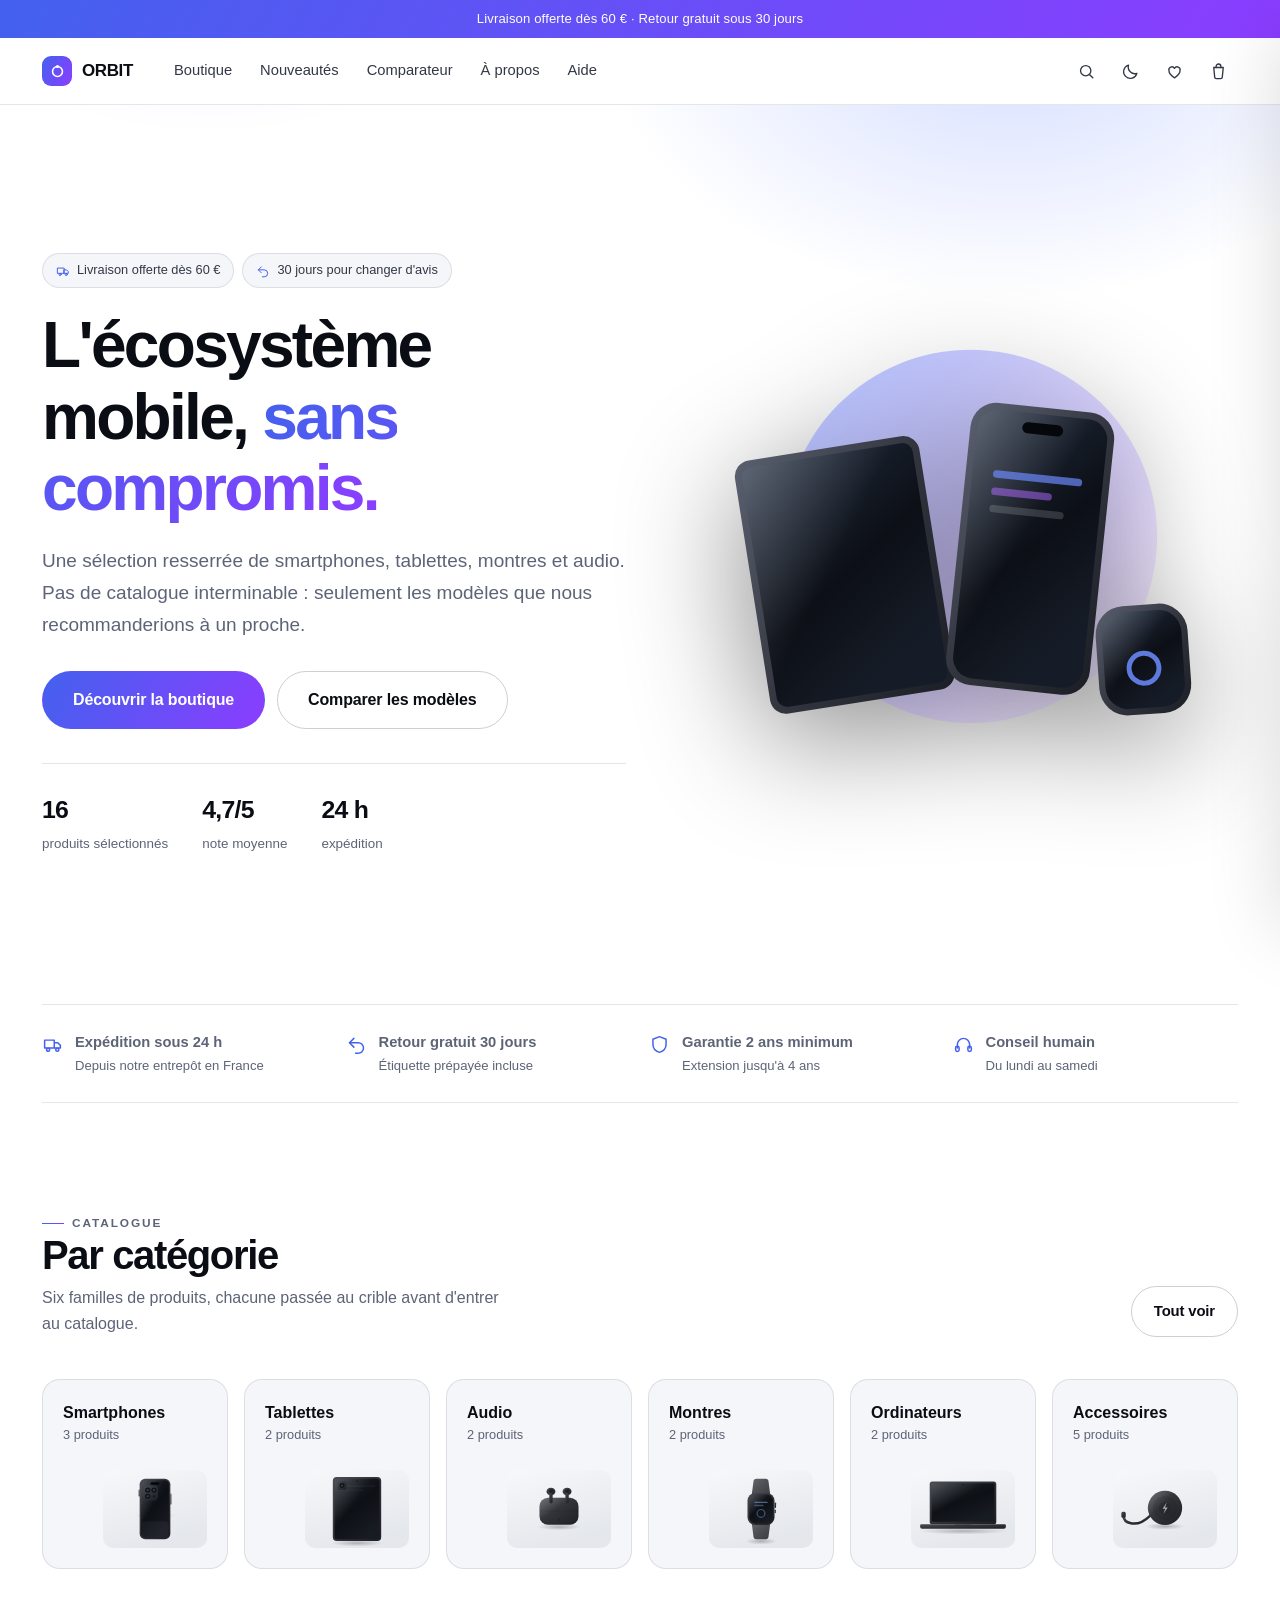
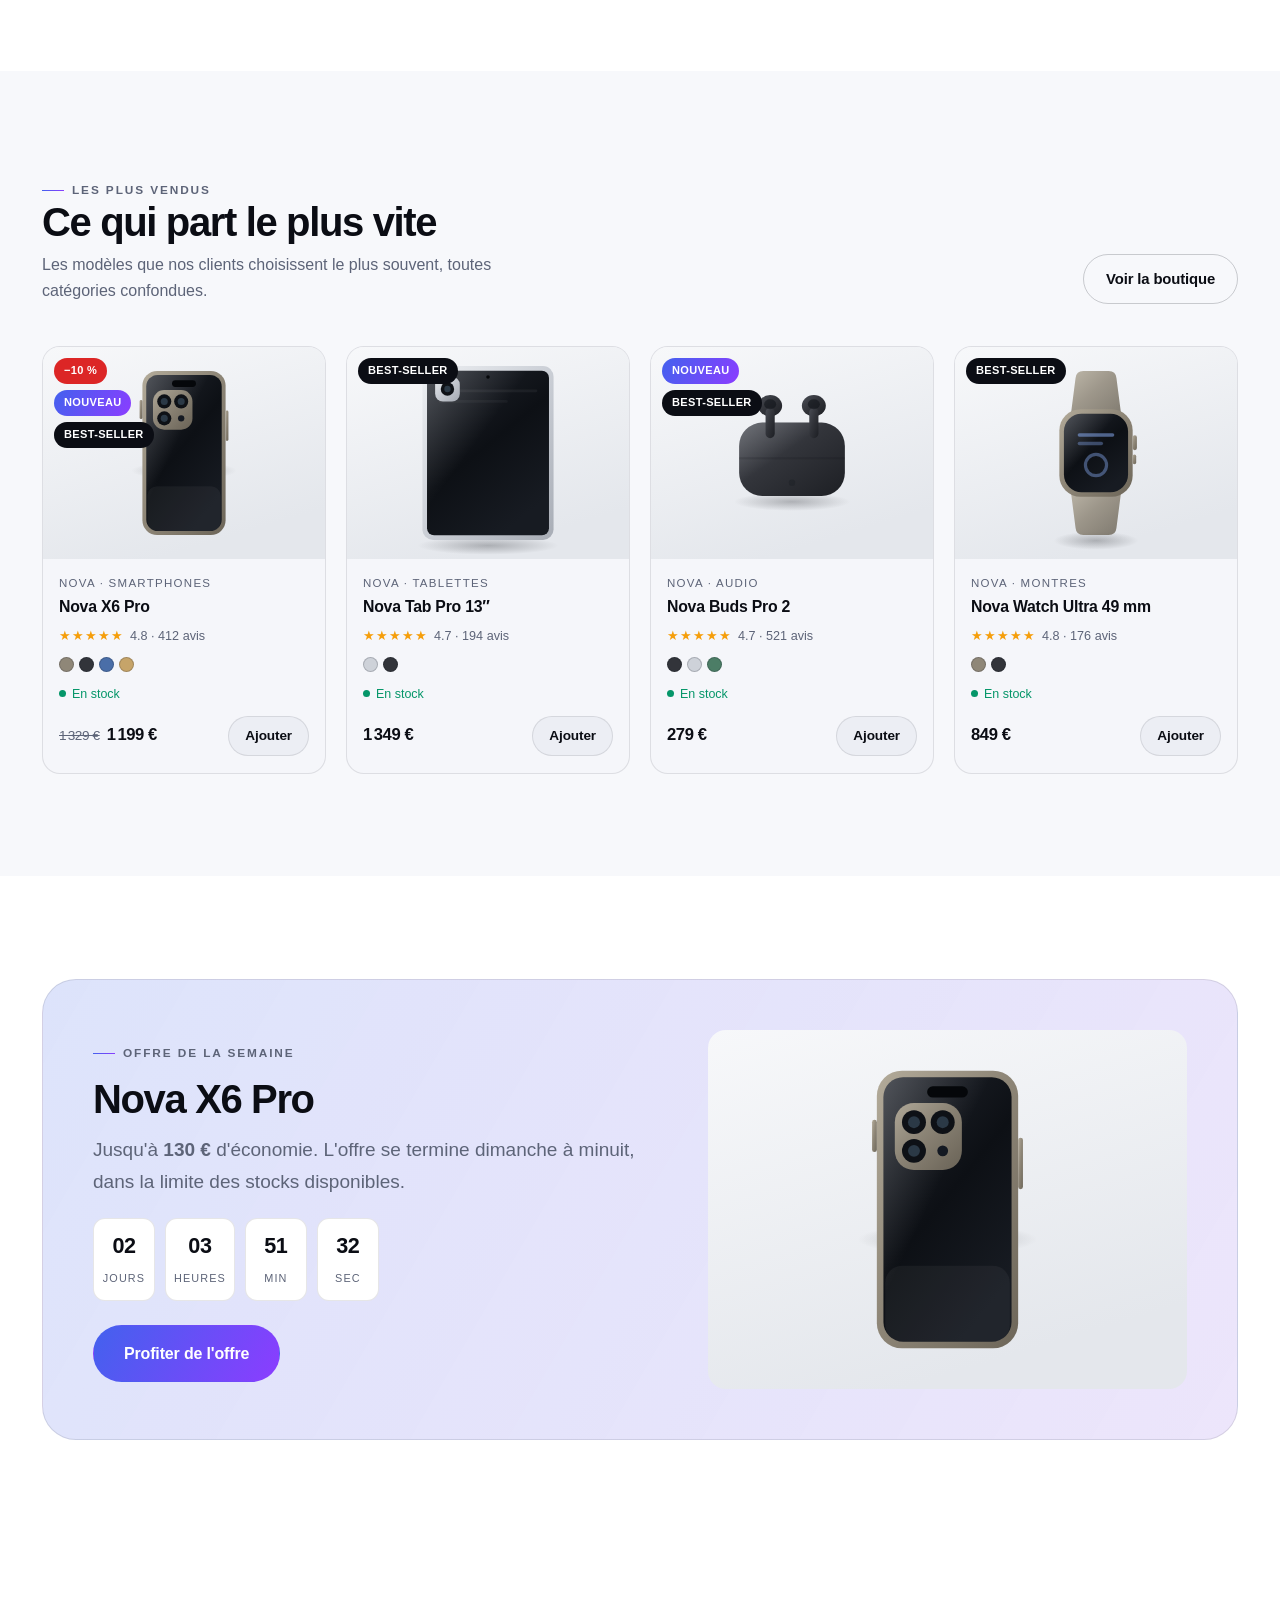
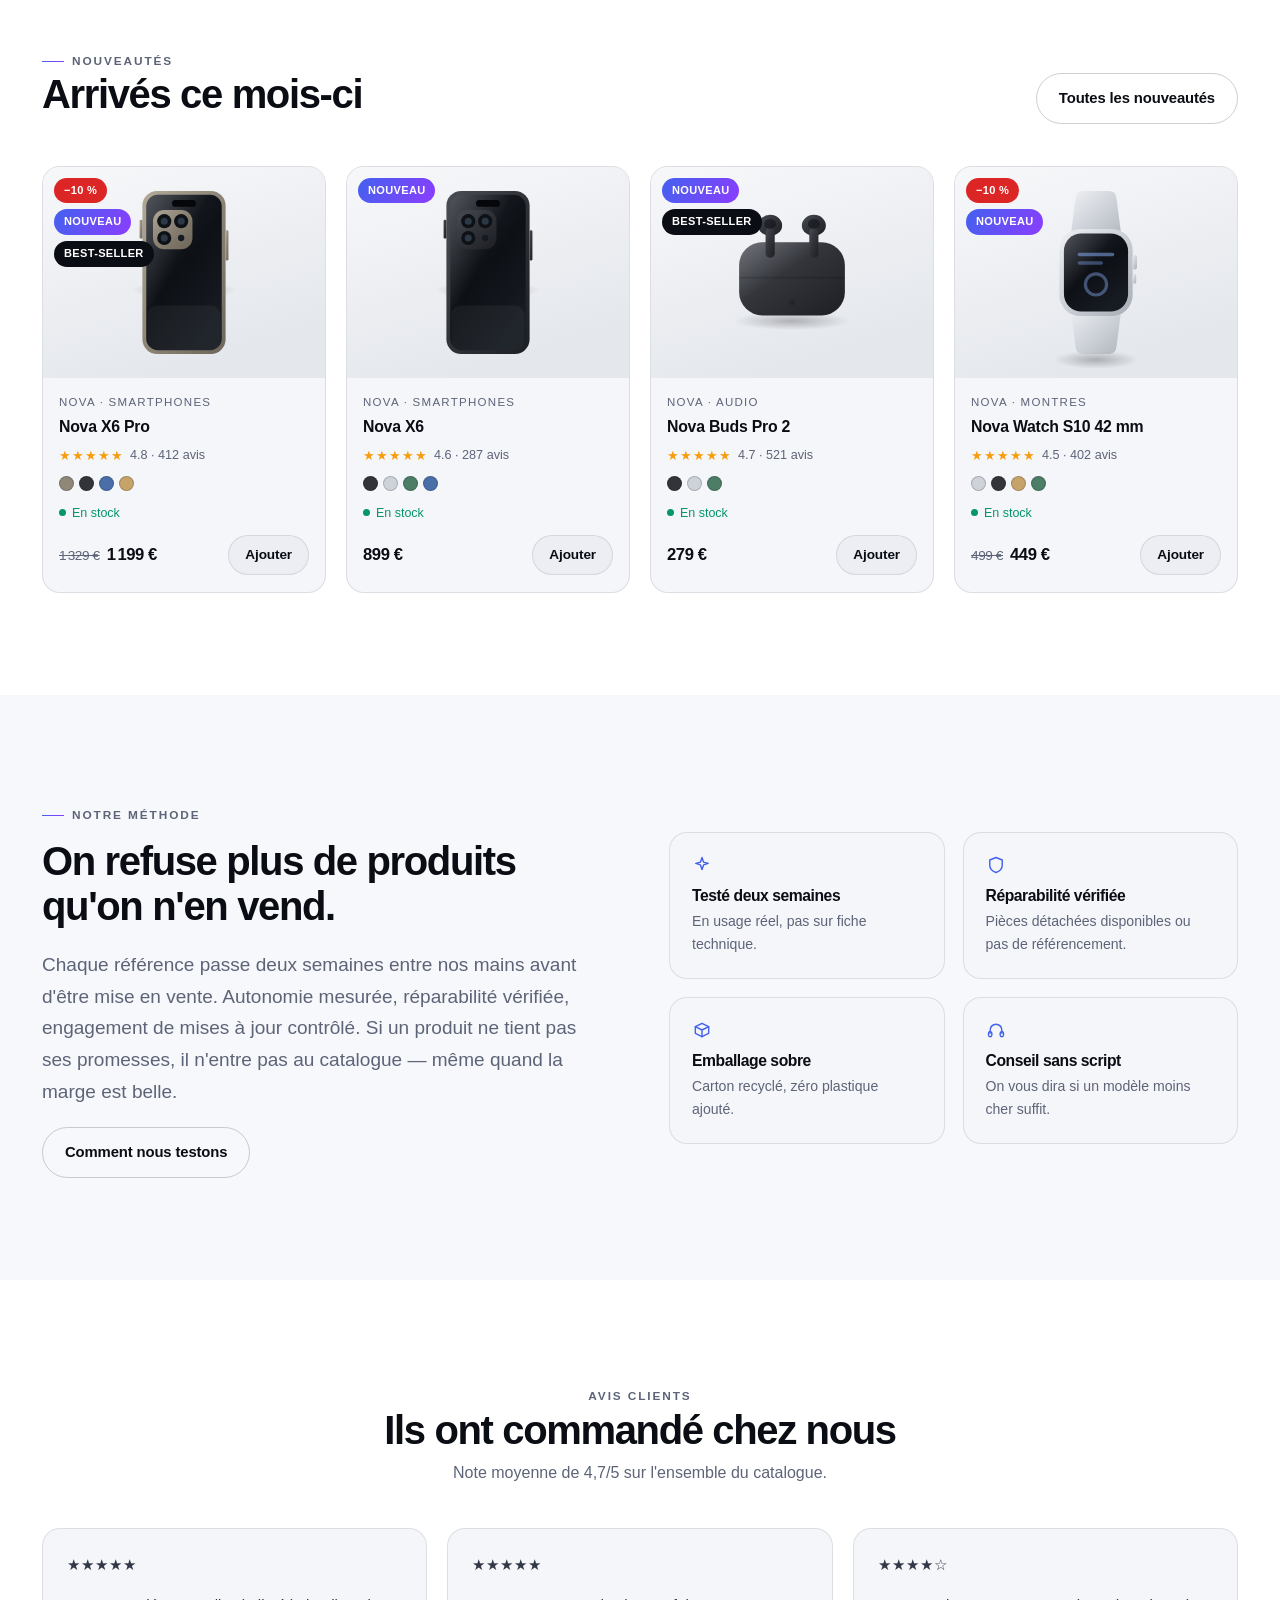
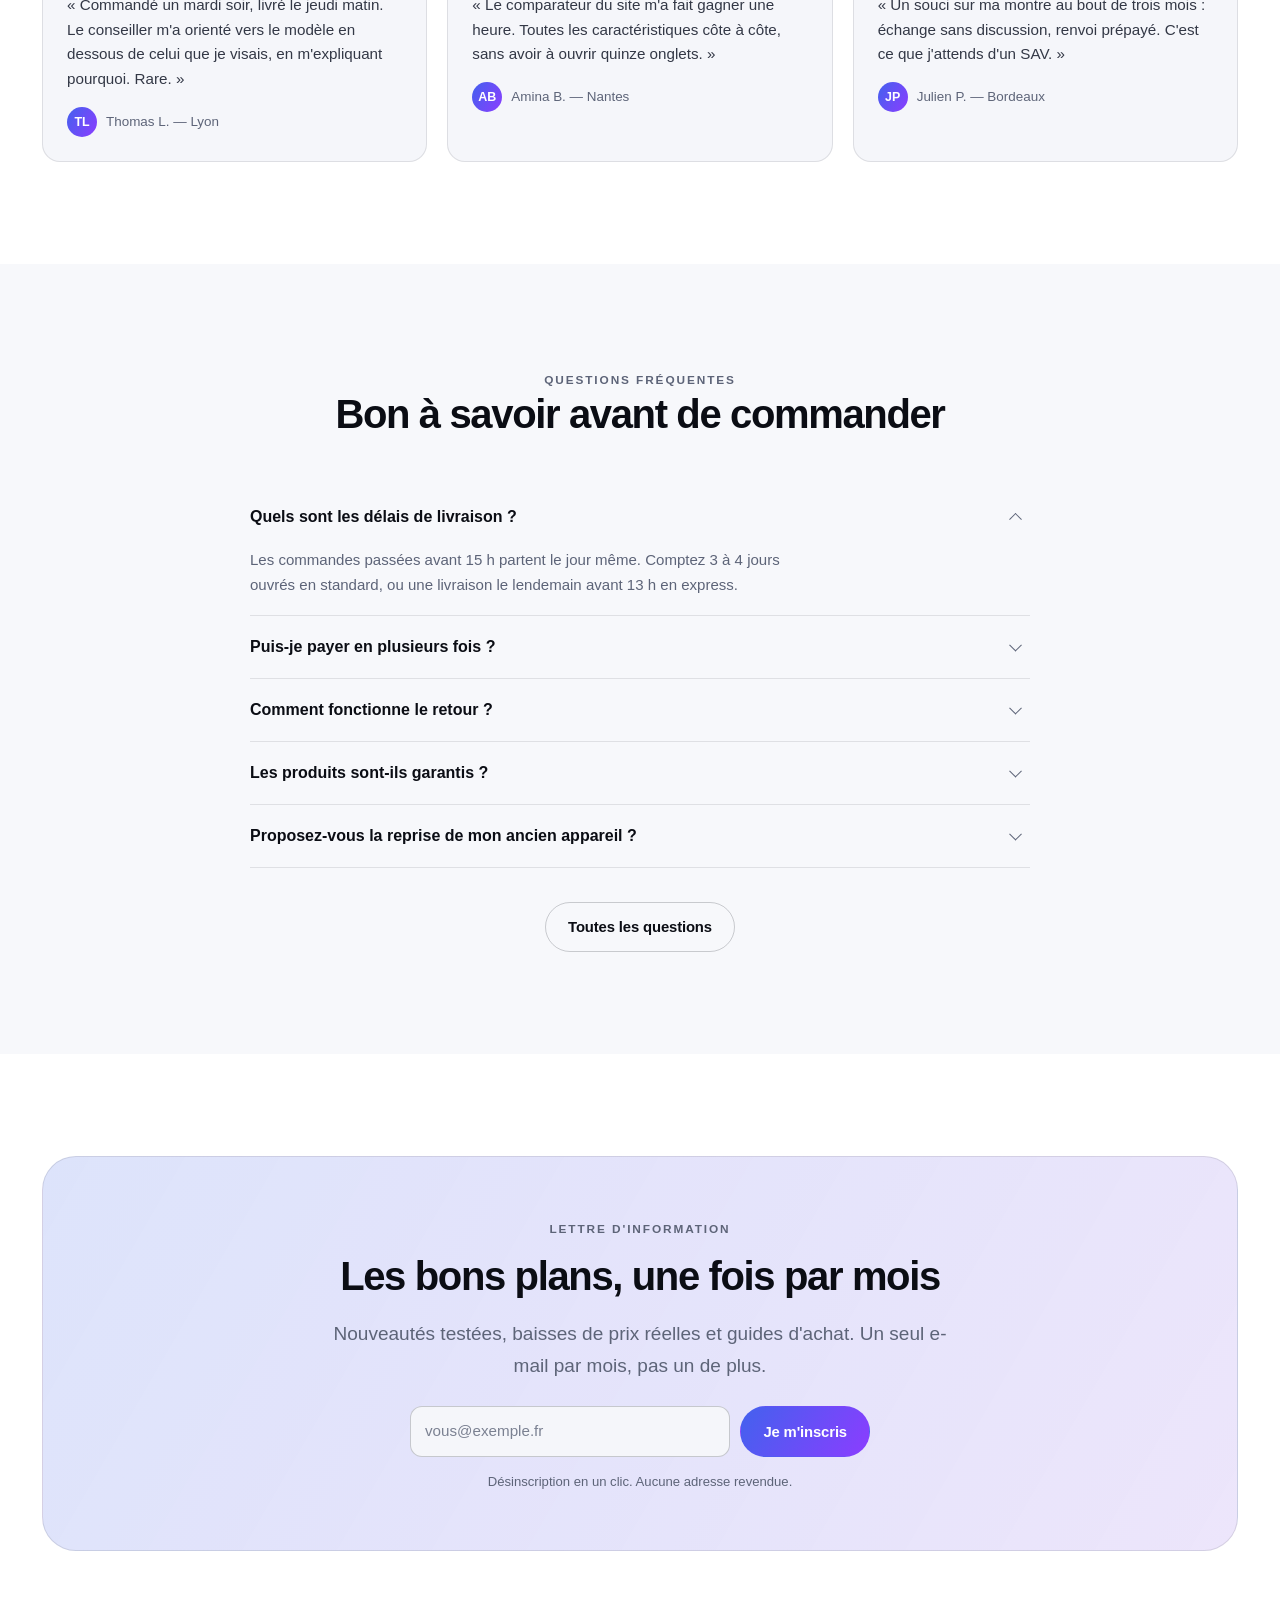
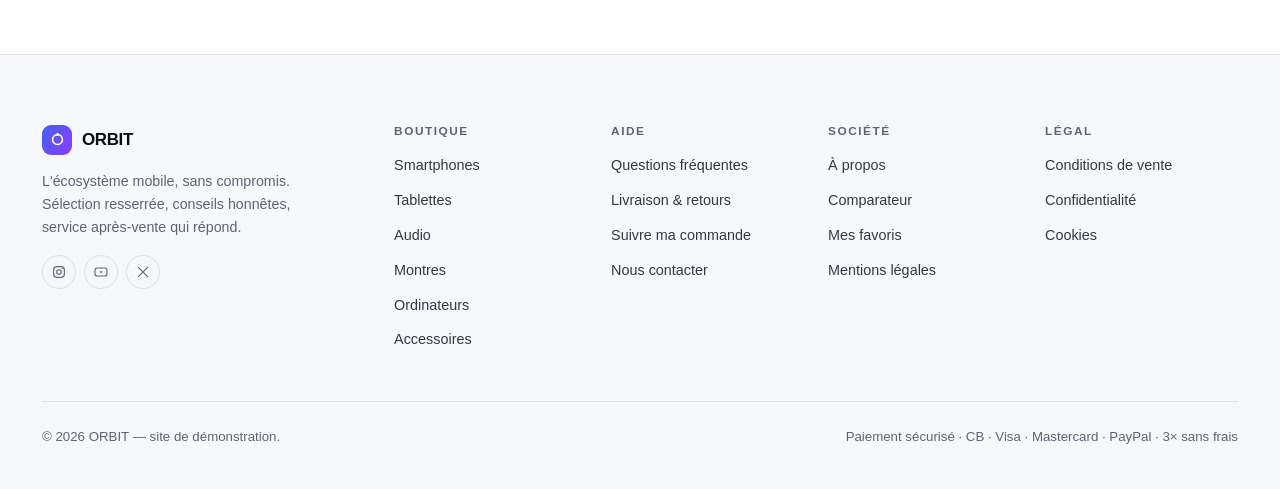
<file: index.html>
<!DOCTYPE html>
<html lang="fr" data-theme="dark">
<head>
<meta charset="utf-8">
<meta name="viewport" content="width=device-width, initial-scale=1">
<title>ORBIT — L'écosystème mobile, sans compromis</title>
<meta name="description" content="Smartphones, tablettes, montres et audio sélectionnés et testés. Livraison offerte dès 60 €, retour gratuit sous 30 jours.">
<link rel="icon" href="assets/img/favicon.svg" type="image/svg+xml">
<link rel="stylesheet" href="assets/css/style.css">
<script>
  /* Applique le thème avant le premier rendu, pour éviter que la page
     n'apparaisse une fraction de seconde dans la mauvaise couleur. */
  (function () {
    try {
      var t = JSON.parse(localStorage.getItem('orbit_theme'));
      if (t !== 'clair' && t !== 'sombre') {
        t = window.matchMedia('(prefers-color-scheme: light)').matches ? 'clair' : 'sombre';
      }
      document.documentElement.setAttribute('data-theme', t === 'clair' ? 'light' : 'dark');
    } catch (e) { /* stockage indisponible : on garde le thème par défaut */ }
  })();
</script>
</head>
<body class="page">
<a class="skip-link" href="#contenu">Aller au contenu</a>

<div class="annonce">
  <span>Livraison offerte dès 60 € · Retour gratuit sous 30 jours</span>
</div>

<header class="header">
  <div class="container header__inner">
    <a class="logo" href="index.html">
      <span class="logo__mark"><svg viewBox="0 0 24 24" fill="none" stroke="currentColor" stroke-width="2.2" stroke-linecap="round"><circle cx="12" cy="12" r="7"/><circle cx="12" cy="5" r="2.2" fill="currentColor" stroke="none"/></svg></span>
      ORBIT
    </a>

    <nav class="nav" id="nav" aria-label="Navigation principale"><a href="boutique.html">Boutique</a><a href="boutique.html?tri=nouveaute">Nouveautés</a><a href="comparateur.html">Comparateur</a><a href="a-propos.html">À propos</a><a href="faq.html">Aide</a></nav>

    <div class="header__actions">
      <button class="icon-btn" type="button" data-ouvrir-recherche aria-label="Rechercher (Ctrl+K)">
        <svg viewBox="0 0 24 24" fill="none" stroke="currentColor" stroke-width="1.7" stroke-linecap="round"><circle cx="11" cy="11" r="6.5"/><path d="M16 16l4 4"/></svg>
      </button>
      <button class="icon-btn" type="button" data-bascule-theme aria-pressed="false" aria-label="Changer de thème">
        <svg viewBox="0 0 24 24" fill="none" stroke="currentColor" stroke-width="1.7" stroke-linecap="round" stroke-linejoin="round"><path d="M20 14.5A8.5 8.5 0 0 1 9.5 4a8.5 8.5 0 1 0 10.5 10.5Z"/></svg>
      </button>
      <a class="icon-btn" href="favoris.html" aria-label="Mes favoris">
        <svg viewBox="0 0 24 24" fill="none" stroke="currentColor" stroke-width="1.7" stroke-linecap="round" stroke-linejoin="round"><path d="M12 20s-7-4.5-7-9.2A3.8 3.8 0 0 1 12 8a3.8 3.8 0 0 1 7 2.8C19 15.5 12 20 12 20Z"/></svg>
        <span class="pastille" data-compteur-favoris hidden>0</span>
      </a>
      <button class="icon-btn" type="button" data-ouvrir-panier aria-label="Voir le panier">
        <svg viewBox="0 0 24 24" fill="none" stroke="currentColor" stroke-width="1.7" stroke-linecap="round" stroke-linejoin="round"><path d="M6 7h12l-1.2 12.1A2 2 0 0 1 14.8 21H9.2a2 2 0 0 1-2-1.9L6 7Z"/><path d="M9 7V5.5a3 3 0 0 1 6 0V7"/></svg>
        <span class="pastille" data-compteur-panier hidden>0</span>
      </button>
      <button class="icon-btn burger" id="burger" type="button"
              aria-label="Ouvrir le menu" aria-expanded="false" aria-controls="nav">
        <svg viewBox="0 0 24 24" fill="none" stroke="currentColor" stroke-width="1.7" stroke-linecap="round"><path d="M4 7h16M4 12h16M4 17h16"/></svg>
      </button>
    </div>
  </div>
</header>

<main id="contenu">
  <section class="hero">
    <div class="container hero__grid">
      <div>
        <div class="hero__puces">
          <span class="puce"><svg viewBox="0 0 24 24" fill="none" stroke="currentColor" stroke-width="1.7" stroke-linecap="round" stroke-linejoin="round"><path d="M3 7h11v9H3zM14 10h4l3 3v3h-7z"/><circle cx="7" cy="18" r="1.8"/><circle cx="17.5" cy="18" r="1.8"/></svg> Livraison offerte dès 60 €</span>
          <span class="puce"><svg viewBox="0 0 24 24" fill="none" stroke="currentColor" stroke-width="1.7" stroke-linecap="round" stroke-linejoin="round"><path d="M9 5L4 10l5 5"/><path d="M4 10h10a6 6 0 0 1 0 12h-3"/></svg> 30 jours pour changer d'avis</span>
        </div>
        <h1>L'écosystème mobile, <span class="grad-text">sans compromis.</span></h1>
        <p class="lead">
          Une sélection resserrée de smartphones, tablettes, montres et audio.
          Pas de catalogue interminable : seulement les modèles que nous
          recommanderions à un proche.
        </p>
        <div class="btn-row">
          <a class="btn btn--lg" href="boutique.html">Découvrir la boutique</a>
          <a class="btn btn--ghost btn--lg" href="comparateur.html">Comparer les modèles</a>
        </div>
        <div class="hero__stats">
          <div><strong>16</strong><span>produits sélectionnés</span></div>
          <div><strong>4,7/5</strong><span>note moyenne</span></div>
          <div><strong>24 h</strong><span>expédition</span></div>
        </div>
      </div>
      <div class="hero__media">
        <img src="assets/img/hero.svg" alt="Smartphone, tablette et montre connectée" width="900" height="720" fetchpriority="high">
      </div>
    </div>
  </section>

  <div class="container">
    <div class="bandeau-confiance">
      <div class="confiance"><svg viewBox="0 0 24 24" fill="none" stroke="currentColor" stroke-width="1.7" stroke-linecap="round" stroke-linejoin="round"><path d="M3 7h11v9H3zM14 10h4l3 3v3h-7z"/><circle cx="7" cy="18" r="1.8"/><circle cx="17.5" cy="18" r="1.8"/></svg><span><strong>Expédition sous 24 h</strong><span>Depuis notre entrepôt en France</span></span></div>
      <div class="confiance"><svg viewBox="0 0 24 24" fill="none" stroke="currentColor" stroke-width="1.7" stroke-linecap="round" stroke-linejoin="round"><path d="M9 5L4 10l5 5"/><path d="M4 10h10a6 6 0 0 1 0 12h-3"/></svg><span><strong>Retour gratuit 30 jours</strong><span>Étiquette prépayée incluse</span></span></div>
      <div class="confiance"><svg viewBox="0 0 24 24" fill="none" stroke="currentColor" stroke-width="1.7" stroke-linecap="round" stroke-linejoin="round"><path d="M12 3l7.5 3v6c0 4.4-3.2 7.6-7.5 9-4.3-1.4-7.5-4.6-7.5-9V6L12 3Z"/></svg><span><strong>Garantie 2 ans minimum</strong><span>Extension jusqu'à 4 ans</span></span></div>
      <div class="confiance"><svg viewBox="0 0 24 24" fill="none" stroke="currentColor" stroke-width="1.7" stroke-linecap="round" stroke-linejoin="round"><path d="M5 16v-4a7 7 0 0 1 14 0v4"/><rect x="3" y="14" width="4" height="6" rx="2"/><rect x="17" y="14" width="4" height="6" rx="2"/></svg><span><strong>Conseil humain</strong><span>Du lundi au samedi</span></span></div>
    </div>
  </div>

  <section class="section">
    <div class="container">
      <div class="section-head">
        <div>
          <p class="eyebrow">Catalogue</p>
          <h2>Par catégorie</h2>
          <p>Six familles de produits, chacune passée au crible avant d'entrer au catalogue.</p>
        </div>
        <a class="btn btn--ghost" href="boutique.html">Tout voir</a>
      </div>
      <div class="cat-grid" id="grille-categories"></div>
    </div>
  </section>

  <section class="section section--alt">
    <div class="container">
      <div class="section-head">
        <div>
          <p class="eyebrow">Les plus vendus</p>
          <h2>Ce qui part le plus vite</h2>
          <p>Les modèles que nos clients choisissent le plus souvent, toutes catégories confondues.</p>
        </div>
        <a class="btn btn--ghost" href="boutique.html">Voir la boutique</a>
      </div>
      <div class="grille-produits" id="grille-bestsellers"></div>
    </div>
  </section>

  <section class="section">
    <div class="container">
      <div class="promo">
        <div>
          <p class="eyebrow">Offre de la semaine</p>
          <h2 id="nom-promo">Offre en cours</h2>
          <p class="lead">
            Jusqu'à <strong id="eco-promo">—</strong> d'économie. L'offre se termine dimanche à minuit,
            dans la limite des stocks disponibles.
          </p>
          <div class="compte-rebours" id="compte-rebours" aria-live="off"></div>
          <div class="btn-row">
            <a class="btn btn--lg" id="lien-promo" href="boutique.html">Profiter de l'offre</a>
          </div>
        </div>
        <div id="produit-promo"></div>
      </div>
    </div>
  </section>

  <section class="section">
    <div class="container">
      <div class="section-head">
        <div>
          <p class="eyebrow">Nouveautés</p>
          <h2>Arrivés ce mois-ci</h2>
        </div>
        <a class="btn btn--ghost" href="boutique.html?tri=nouveaute">Toutes les nouveautés</a>
      </div>
      <div class="grille-produits" id="grille-nouveautes"></div>
    </div>
  </section>

  <section class="section section--alt">
    <div class="container split">
      <div>
        <p class="eyebrow">Notre méthode</p>
        <h2>On refuse plus de produits qu'on n'en vend.</h2>
        <p class="lead">
          Chaque référence passe deux semaines entre nos mains avant d'être mise en vente.
          Autonomie mesurée, réparabilité vérifiée, engagement de mises à jour contrôlé.
          Si un produit ne tient pas ses promesses, il n'entre pas au catalogue —
          même quand la marge est belle.
        </p>
        <div class="btn-row">
          <a class="btn btn--ghost" href="a-propos.html">Comment nous testons</a>
        </div>
      </div>
      <div class="cartes-info">
        <div class="carte-info reveal"><svg viewBox="0 0 24 24" fill="none" stroke="currentColor" stroke-width="1.7" stroke-linejoin="round"><path d="M12 3l1.9 5.6L19.5 10l-5.6 1.9L12 17.5l-1.9-5.6L4.5 10l5.6-1.4L12 3Z"/></svg><h3>Testé deux semaines</h3><p>En usage réel, pas sur fiche technique.</p></div>
        <div class="carte-info reveal"><svg viewBox="0 0 24 24" fill="none" stroke="currentColor" stroke-width="1.7" stroke-linecap="round" stroke-linejoin="round"><path d="M12 3l7.5 3v6c0 4.4-3.2 7.6-7.5 9-4.3-1.4-7.5-4.6-7.5-9V6L12 3Z"/></svg><h3>Réparabilité vérifiée</h3><p>Pièces détachées disponibles ou pas de référencement.</p></div>
        <div class="carte-info reveal"><svg viewBox="0 0 24 24" fill="none" stroke="currentColor" stroke-width="1.7" stroke-linecap="round" stroke-linejoin="round"><path d="M4 8l8-4 8 4v8l-8 4-8-4V8Z"/><path d="M4 8l8 4 8-4M12 12v8"/></svg><h3>Emballage sobre</h3><p>Carton recyclé, zéro plastique ajouté.</p></div>
        <div class="carte-info reveal"><svg viewBox="0 0 24 24" fill="none" stroke="currentColor" stroke-width="1.7" stroke-linecap="round" stroke-linejoin="round"><path d="M5 16v-4a7 7 0 0 1 14 0v4"/><rect x="3" y="14" width="4" height="6" rx="2"/><rect x="17" y="14" width="4" height="6" rx="2"/></svg><h3>Conseil sans script</h3><p>On vous dira si un modèle moins cher suffit.</p></div>
      </div>
    </div>
  </section>

  <section class="section">
    <div class="container">
      <div class="section-head section-head--center">
        <div>
          <p class="eyebrow eyebrow--plain">Avis clients</p>
          <h2>Ils ont commandé chez nous</h2>
          <p>Note moyenne de 4,7/5 sur l'ensemble du catalogue.</p>
        </div>
      </div>
      <div class="avis-grid">
        <article class="avis-card reveal">
          <p class="etoiles" aria-label="5 sur 5">★★★★★</p>
          <p>« Commandé un mardi soir, livré le jeudi matin. Le conseiller m'a orienté vers le modèle en dessous de celui que je visais, en m'expliquant pourquoi. Rare. »</p>
          <footer><span class="avatar">TL</span> Thomas L. — Lyon</footer>
        </article>
        <article class="avis-card reveal">
          <p class="etoiles" aria-label="5 sur 5">★★★★★</p>
          <p>« Le comparateur du site m'a fait gagner une heure. Toutes les caractéristiques côte à côte, sans avoir à ouvrir quinze onglets. »</p>
          <footer><span class="avatar">AB</span> Amina B. — Nantes</footer>
        </article>
        <article class="avis-card reveal">
          <p class="etoiles" aria-label="4 sur 5">★★★★☆</p>
          <p>« Un souci sur ma montre au bout de trois mois : échange sans discussion, renvoi prépayé. C'est ce que j'attends d'un SAV. »</p>
          <footer><span class="avatar">JP</span> Julien P. — Bordeaux</footer>
        </article>
      </div>
    </div>
  </section>

  <section class="section section--alt">
    <div class="container">
      <div class="section-head section-head--center">
        <div>
          <p class="eyebrow eyebrow--plain">Questions fréquentes</p>
          <h2>Bon à savoir avant de commander</h2>
        </div>
      </div>
      <div class="faq">
        <details open>
          <summary>Quels sont les délais de livraison ?</summary>
          <p>Les commandes passées avant 15 h partent le jour même. Comptez 3 à 4 jours ouvrés en standard, ou une livraison le lendemain avant 13 h en express.</p>
        </details>
        <details>
          <summary>Puis-je payer en plusieurs fois ?</summary>
          <p>Oui, le paiement en trois fois sans frais est disponible dès 150 € d'achat, par carte bancaire, sans dossier ni justificatif.</p>
        </details>
        <details>
          <summary>Comment fonctionne le retour ?</summary>
          <p>Vous avez 30 jours après réception. Une étiquette prépayée est jointe à chaque colis : vous n'avancez rien. Le remboursement intervient sous 5 jours ouvrés après réception du retour.</p>
        </details>
        <details>
          <summary>Les produits sont-ils garantis ?</summary>
          <p>Tous les produits bénéficient d'au moins deux ans de garantie constructeur, en plus de la garantie légale de conformité. Une extension jusqu'à quatre ans est proposée à la commande.</p>
        </details>
        <details>
          <summary>Proposez-vous la reprise de mon ancien appareil ?</summary>
          <p>Oui, sur les smartphones, tablettes et ordinateurs. L'estimation se fait en ligne et le montant est déduit immédiatement de votre commande.</p>
        </details>
      </div>
      <div class="btn-row" style="justify-content:center;margin-top:34px">
        <a class="btn btn--ghost" href="faq.html">Toutes les questions</a>
      </div>
    </div>
  </section>

  <section class="section">
    <div class="container">
      <div class="newsletter-band">
        <p class="eyebrow eyebrow--plain">Lettre d'information</p>
        <h2>Les bons plans, une fois par mois</h2>
        <p class="lead" style="margin-inline:auto">
          Nouveautés testées, baisses de prix réelles et guides d'achat. Un seul e-mail par mois, pas un de plus.
        </p>
        <form class="newsletter-form" data-demo="Merci ! Votre inscription est enregistrée." novalidate>
          <label class="sr-only" for="email-newsletter">Votre adresse e-mail</label>
          <input class="input" id="email-newsletter" type="email" name="email" placeholder="vous@exemple.fr" required>
          <button class="btn" type="submit">Je m'inscris</button>
        </form>
        <p class="form-note" style="margin-top:14px">Désinscription en un clic. Aucune adresse revendue.</p>
      </div>
    </div>
  </section>
</main>

<footer class="footer">
  <div class="container">
    <div class="footer__grid">
      <div class="footer__marque">
        <a class="logo" href="index.html">
          <span class="logo__mark"><svg viewBox="0 0 24 24" fill="none" stroke="currentColor" stroke-width="2.2" stroke-linecap="round"><circle cx="12" cy="12" r="7"/><circle cx="12" cy="5" r="2.2" fill="currentColor" stroke="none"/></svg></span>
          ORBIT
        </a>
        <p>L'écosystème mobile, sans compromis. Sélection resserrée, conseils honnêtes, service après-vente qui répond.</p>
        <div class="reseaux">
          <a href="#" aria-label="Instagram"><svg viewBox="0 0 24 24" fill="none" stroke="currentColor" stroke-width="1.7"><rect x="4" y="4" width="16" height="16" rx="4.5"/><circle cx="12" cy="12" r="3.4"/><circle cx="17" cy="7" r="1" fill="currentColor" stroke="none"/></svg></a>
          <a href="#" aria-label="YouTube"><svg viewBox="0 0 24 24" fill="none" stroke="currentColor" stroke-width="1.7"><rect x="3" y="6" width="18" height="12" rx="3.5"/><path d="M11 10l4 2-4 2v-4Z" fill="currentColor" stroke="none"/></svg></a>
          <a href="#" aria-label="X"><svg viewBox="0 0 24 24" fill="none" stroke="currentColor" stroke-width="1.7" stroke-linecap="round"><path d="M5 5l14 14M19 5L5 19"/></svg></a>
        </div>
      </div>

      <div>
        <h4>Boutique</h4>
        <ul>
          <li><a href="boutique.html?categorie=smartphones">Smartphones</a></li>
          <li><a href="boutique.html?categorie=tablettes">Tablettes</a></li>
          <li><a href="boutique.html?categorie=audio">Audio</a></li>
          <li><a href="boutique.html?categorie=montres">Montres</a></li>
          <li><a href="boutique.html?categorie=ordinateurs">Ordinateurs</a></li>
          <li><a href="boutique.html?categorie=accessoires">Accessoires</a></li>
        </ul>
      </div>

      <div>
        <h4>Aide</h4>
        <ul>
          <li><a href="faq.html">Questions fréquentes</a></li>
          <li><a href="livraison-retours.html">Livraison &amp; retours</a></li>
          <li><a href="suivi.html">Suivre ma commande</a></li>
          <li><a href="contact.html">Nous contacter</a></li>
        </ul>
      </div>

      <div>
        <h4>Société</h4>
        <ul>
          <li><a href="a-propos.html">À propos</a></li>
          <li><a href="comparateur.html">Comparateur</a></li>
          <li><a href="favoris.html">Mes favoris</a></li>
          <li><a href="mentions-legales.html">Mentions légales</a></li>
        </ul>
      </div>

      <div>
        <h4>Légal</h4>
        <ul>
          <li><a href="mentions-legales.html#cgv">Conditions de vente</a></li>
          <li><a href="mentions-legales.html#confidentialite">Confidentialité</a></li>
          <li><a href="mentions-legales.html#cookies">Cookies</a></li>
        </ul>
      </div>
    </div>

    <div class="footer__bas">
      <p>© <span data-annee>2026</span> ORBIT — site de démonstration.</p>
      <p>Paiement sécurisé · CB · Visa · Mastercard · PayPal · 3× sans frais</p>
    </div>
  </div>
</footer>

<div class="voile" id="voile"></div>

<aside class="tiroir" id="tiroir-panier" aria-label="Panier">
  <div class="tiroir__head">
    <h2>Votre panier</h2>
    <button class="icon-btn" type="button" data-fermer-tiroir aria-label="Fermer le panier">
      <svg viewBox="0 0 24 24" fill="none" stroke="currentColor" stroke-width="1.7" stroke-linecap="round"><path d="M6 6l12 12M18 6L6 18"/></svg>
    </button>
  </div>
  <div class="tiroir__corps" id="tiroir-corps"></div>
  <div class="tiroir__pied" id="tiroir-pied"></div>
</aside>

<div class="recherche" id="recherche" role="dialog" aria-modal="true" aria-label="Recherche">
  <div class="recherche__boite">
    <div class="recherche__champ">
      <svg viewBox="0 0 24 24" fill="none" stroke="currentColor" stroke-width="1.7" stroke-linecap="round"><circle cx="11" cy="11" r="6.5"/><path d="M16 16l4 4"/></svg>
      <label class="sr-only" for="champ-recherche">Rechercher un produit</label>
      <input id="champ-recherche" type="search" placeholder="Rechercher un produit, une marque…" autocomplete="off">
      <span class="kbd">Échap</span>
    </div>
    <div class="recherche__resultats" id="resultats-recherche"></div>
  </div>
</div>

<div class="barre-comparateur" id="barre-comparateur" data-visible="false">
  <div class="barre-comparateur__vignettes"></div>
  <span data-compare-texte></span>
  <a class="btn btn--sm" href="comparateur.html">Comparer</a>
</div>

<script src="assets/js/data.js"></script>
<script src="assets/js/app.js"></script>
</body>
</html>
</file>
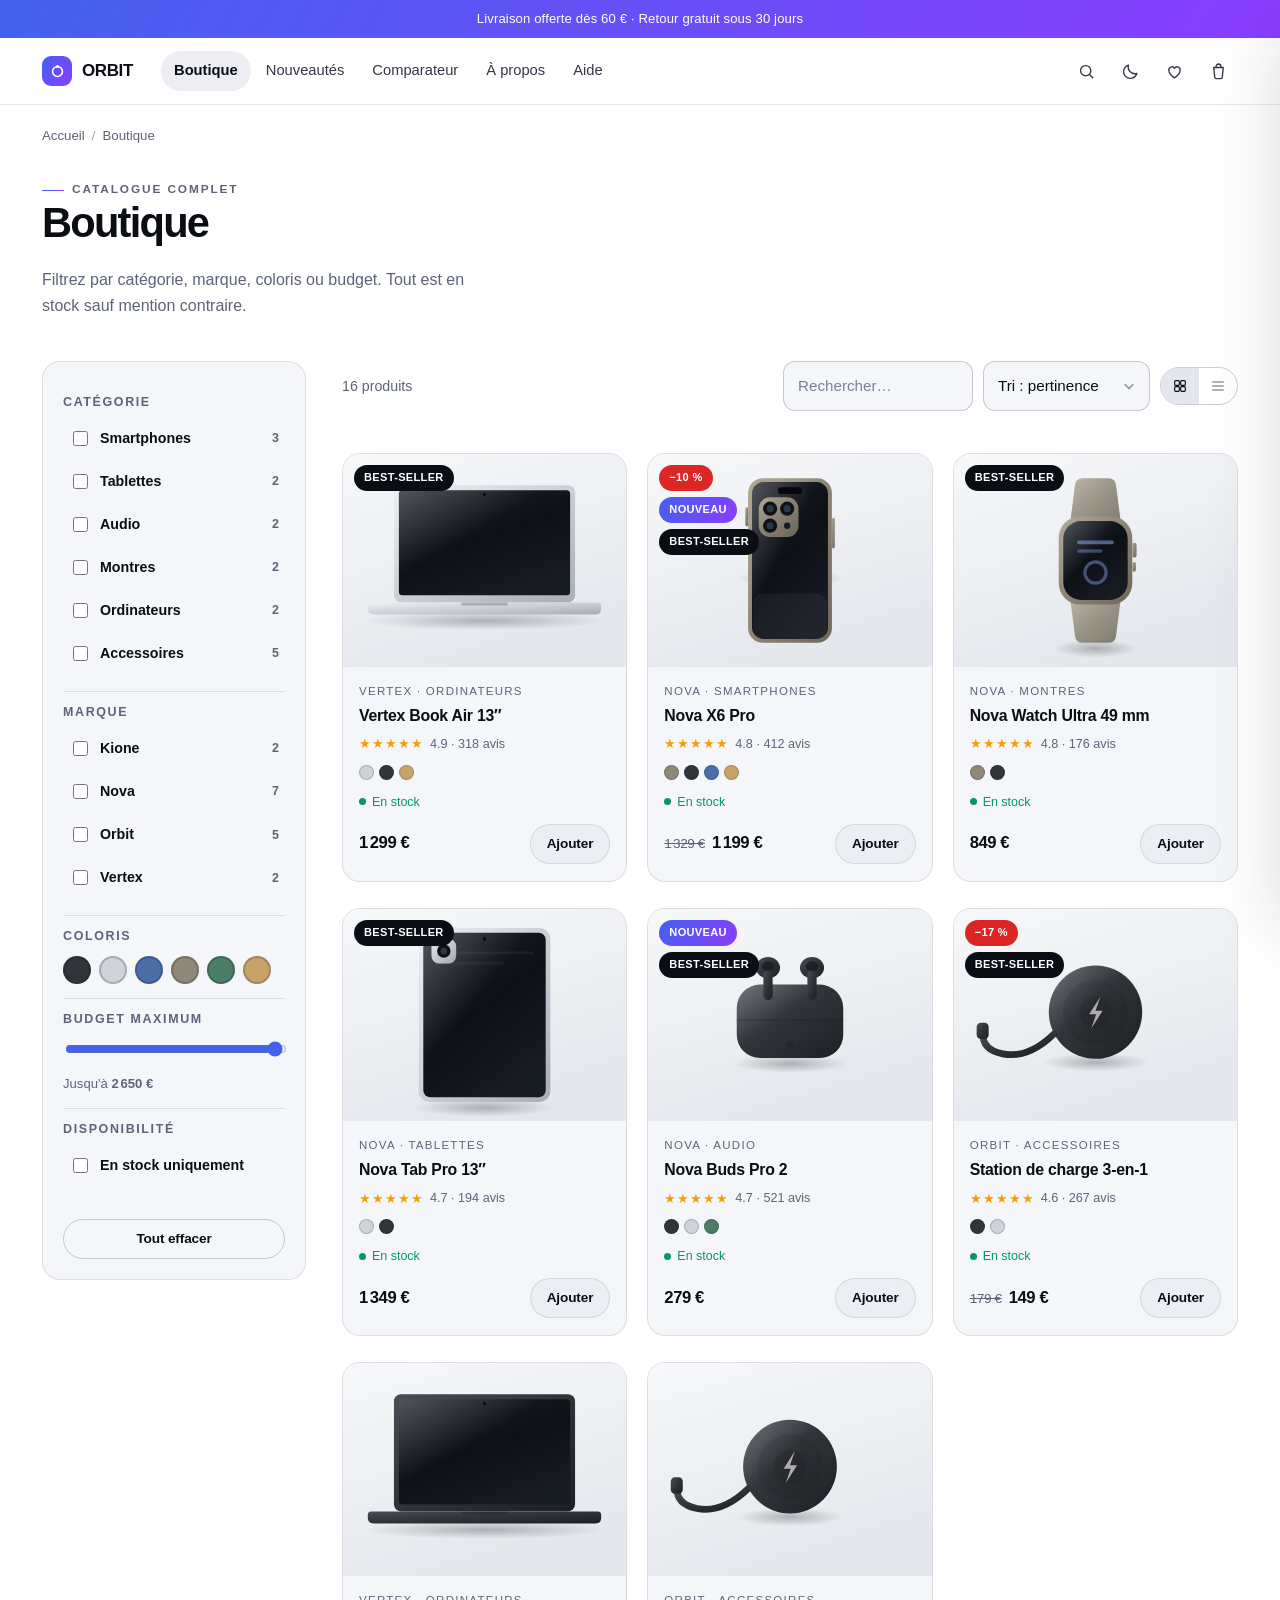
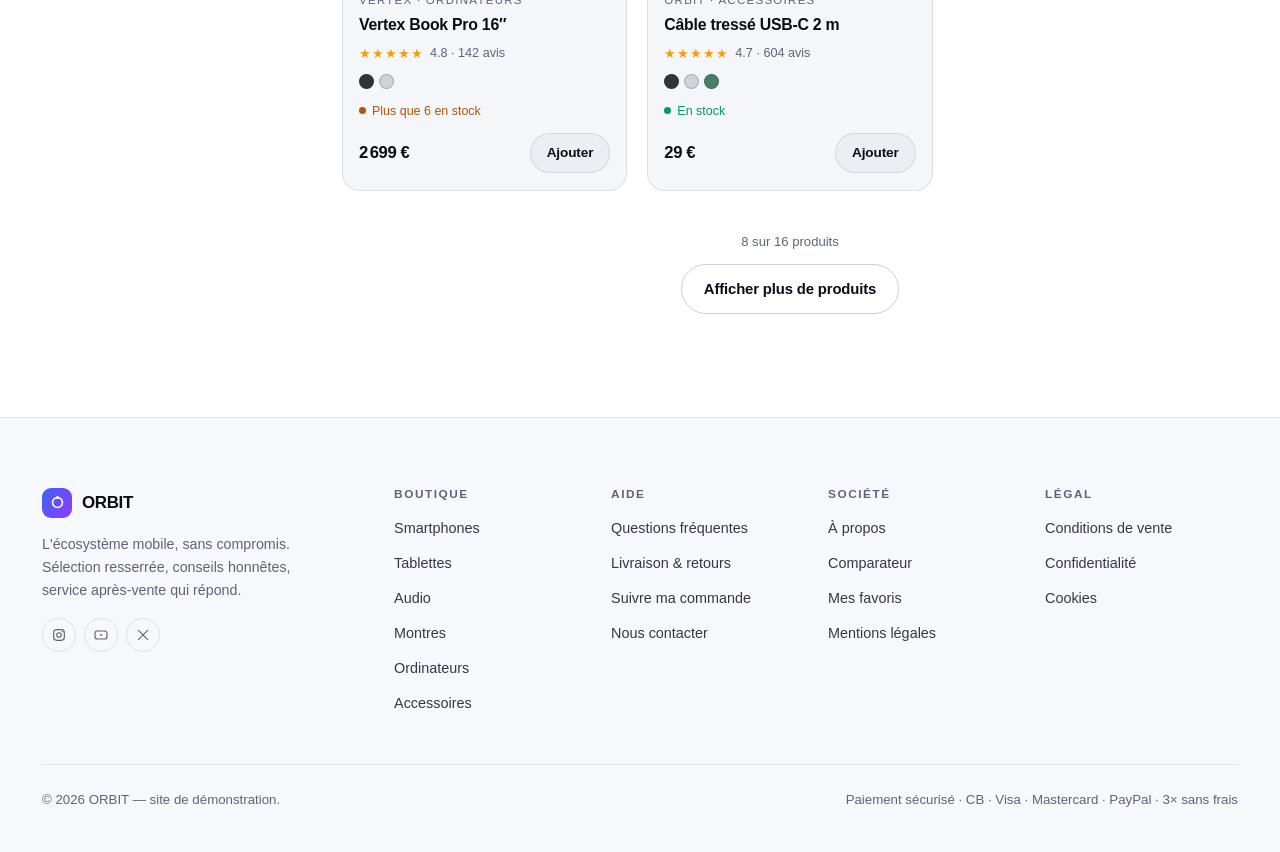
<file: boutique.html>
<!DOCTYPE html>
<html lang="fr" data-theme="dark">
<head>
<meta charset="utf-8">
<meta name="viewport" content="width=device-width, initial-scale=1">
<title>Boutique — ORBIT</title>
<meta name="description" content="Tout le catalogue ORBIT : smartphones, tablettes, audio, montres, ordinateurs et accessoires.">
<link rel="icon" href="assets/img/favicon.svg" type="image/svg+xml">
<link rel="stylesheet" href="assets/css/style.css">
<script>
  /* Applique le thème avant le premier rendu, pour éviter que la page
     n'apparaisse une fraction de seconde dans la mauvaise couleur. */
  (function () {
    try {
      var t = JSON.parse(localStorage.getItem('orbit_theme'));
      if (t !== 'clair' && t !== 'sombre') {
        t = window.matchMedia('(prefers-color-scheme: light)').matches ? 'clair' : 'sombre';
      }
      document.documentElement.setAttribute('data-theme', t === 'clair' ? 'light' : 'dark');
    } catch (e) { /* stockage indisponible : on garde le thème par défaut */ }
  })();
</script>
</head>
<body class="page">
<a class="skip-link" href="#contenu">Aller au contenu</a>

<div class="annonce">
  <span>Livraison offerte dès 60 € · Retour gratuit sous 30 jours</span>
</div>

<header class="header">
  <div class="container header__inner">
    <a class="logo" href="index.html">
      <span class="logo__mark"><svg viewBox="0 0 24 24" fill="none" stroke="currentColor" stroke-width="2.2" stroke-linecap="round"><circle cx="12" cy="12" r="7"/><circle cx="12" cy="5" r="2.2" fill="currentColor" stroke="none"/></svg></span>
      ORBIT
    </a>

    <nav class="nav" id="nav" aria-label="Navigation principale"><a href="boutique.html" aria-current="page">Boutique</a><a href="boutique.html?tri=nouveaute">Nouveautés</a><a href="comparateur.html">Comparateur</a><a href="a-propos.html">À propos</a><a href="faq.html">Aide</a></nav>

    <div class="header__actions">
      <button class="icon-btn" type="button" data-ouvrir-recherche aria-label="Rechercher (Ctrl+K)">
        <svg viewBox="0 0 24 24" fill="none" stroke="currentColor" stroke-width="1.7" stroke-linecap="round"><circle cx="11" cy="11" r="6.5"/><path d="M16 16l4 4"/></svg>
      </button>
      <button class="icon-btn" type="button" data-bascule-theme aria-pressed="false" aria-label="Changer de thème">
        <svg viewBox="0 0 24 24" fill="none" stroke="currentColor" stroke-width="1.7" stroke-linecap="round" stroke-linejoin="round"><path d="M20 14.5A8.5 8.5 0 0 1 9.5 4a8.5 8.5 0 1 0 10.5 10.5Z"/></svg>
      </button>
      <a class="icon-btn" href="favoris.html" aria-label="Mes favoris">
        <svg viewBox="0 0 24 24" fill="none" stroke="currentColor" stroke-width="1.7" stroke-linecap="round" stroke-linejoin="round"><path d="M12 20s-7-4.5-7-9.2A3.8 3.8 0 0 1 12 8a3.8 3.8 0 0 1 7 2.8C19 15.5 12 20 12 20Z"/></svg>
        <span class="pastille" data-compteur-favoris hidden>0</span>
      </a>
      <button class="icon-btn" type="button" data-ouvrir-panier aria-label="Voir le panier">
        <svg viewBox="0 0 24 24" fill="none" stroke="currentColor" stroke-width="1.7" stroke-linecap="round" stroke-linejoin="round"><path d="M6 7h12l-1.2 12.1A2 2 0 0 1 14.8 21H9.2a2 2 0 0 1-2-1.9L6 7Z"/><path d="M9 7V5.5a3 3 0 0 1 6 0V7"/></svg>
        <span class="pastille" data-compteur-panier hidden>0</span>
      </button>
      <button class="icon-btn burger" id="burger" type="button"
              aria-label="Ouvrir le menu" aria-expanded="false" aria-controls="nav">
        <svg viewBox="0 0 24 24" fill="none" stroke="currentColor" stroke-width="1.7" stroke-linecap="round"><path d="M4 7h16M4 12h16M4 17h16"/></svg>
      </button>
    </div>
  </div>
</header>

<main id="contenu">
  <div class="container">
    <nav class="fil" aria-label="Fil d'Ariane"><a href="index.html">Accueil</a><span>/</span>Boutique</nav>
  </div>

  <section class="section" style="padding-top:26px">
    <div class="container">
      <div class="section-head">
        <div>
          <p class="eyebrow">Catalogue complet</p>
          <h1 style="font-size:clamp(1.8rem,3.6vw,2.6rem)">Boutique</h1>
          <p>Filtrez par catégorie, marque, coloris ou budget. Tout est en stock sauf mention contraire.</p>
        </div>
      </div>

      <div class="boutique">
        <aside class="facettes" id="facettes" aria-label="Filtres"></aside>

        <div>
          <div class="barre-outils">
            <span class="compteur-resultats" id="compteur" aria-live="polite"></span>
            <div class="barre-outils__droite">
              <label class="sr-only" for="q">Rechercher dans le catalogue</label>
              <input class="input" id="q" type="search" placeholder="Rechercher…" style="width:190px">
              <label class="sr-only" for="tri">Trier</label>
              <select class="select" id="tri">
                <option value="pertinence">Tri : pertinence</option>
                <option value="prix-asc">Prix croissant</option>
                <option value="prix-desc">Prix décroissant</option>
                <option value="note">Les mieux notés</option>
                <option value="nouveaute">Nouveautés</option>
              </select>
              <div class="bascule-vue" role="group" aria-label="Affichage">
                <button type="button" data-vue="grille" aria-pressed="true" aria-label="Vue grille"><svg viewBox="0 0 24 24" fill="none" stroke="currentColor" stroke-width="1.7"><rect x="4" y="4" width="7" height="7" rx="1.5"/><rect x="13" y="4" width="7" height="7" rx="1.5"/><rect x="4" y="13" width="7" height="7" rx="1.5"/><rect x="13" y="13" width="7" height="7" rx="1.5"/></svg></button>
                <button type="button" data-vue="liste" aria-pressed="false" aria-label="Vue liste"><svg viewBox="0 0 24 24" fill="none" stroke="currentColor" stroke-width="1.7" stroke-linecap="round"><path d="M4 6h16M4 12h16M4 18h16"/></svg></button>
              </div>
            </div>
          </div>

          <div class="jetons" id="jetons"></div>
          <div class="grille-produits" id="grille-boutique" data-vue="grille"></div>

          <div class="charger-plus" id="charger-plus" hidden>
            <p class="form-note" id="restants"></p>
            <button class="btn btn--ghost" type="button" id="bouton-plus">Afficher plus de produits</button>
          </div>
        </div>
      </div>
    </div>
  </section>
</main>

<footer class="footer">
  <div class="container">
    <div class="footer__grid">
      <div class="footer__marque">
        <a class="logo" href="index.html">
          <span class="logo__mark"><svg viewBox="0 0 24 24" fill="none" stroke="currentColor" stroke-width="2.2" stroke-linecap="round"><circle cx="12" cy="12" r="7"/><circle cx="12" cy="5" r="2.2" fill="currentColor" stroke="none"/></svg></span>
          ORBIT
        </a>
        <p>L'écosystème mobile, sans compromis. Sélection resserrée, conseils honnêtes, service après-vente qui répond.</p>
        <div class="reseaux">
          <a href="#" aria-label="Instagram"><svg viewBox="0 0 24 24" fill="none" stroke="currentColor" stroke-width="1.7"><rect x="4" y="4" width="16" height="16" rx="4.5"/><circle cx="12" cy="12" r="3.4"/><circle cx="17" cy="7" r="1" fill="currentColor" stroke="none"/></svg></a>
          <a href="#" aria-label="YouTube"><svg viewBox="0 0 24 24" fill="none" stroke="currentColor" stroke-width="1.7"><rect x="3" y="6" width="18" height="12" rx="3.5"/><path d="M11 10l4 2-4 2v-4Z" fill="currentColor" stroke="none"/></svg></a>
          <a href="#" aria-label="X"><svg viewBox="0 0 24 24" fill="none" stroke="currentColor" stroke-width="1.7" stroke-linecap="round"><path d="M5 5l14 14M19 5L5 19"/></svg></a>
        </div>
      </div>

      <div>
        <h4>Boutique</h4>
        <ul>
          <li><a href="boutique.html?categorie=smartphones">Smartphones</a></li>
          <li><a href="boutique.html?categorie=tablettes">Tablettes</a></li>
          <li><a href="boutique.html?categorie=audio">Audio</a></li>
          <li><a href="boutique.html?categorie=montres">Montres</a></li>
          <li><a href="boutique.html?categorie=ordinateurs">Ordinateurs</a></li>
          <li><a href="boutique.html?categorie=accessoires">Accessoires</a></li>
        </ul>
      </div>

      <div>
        <h4>Aide</h4>
        <ul>
          <li><a href="faq.html">Questions fréquentes</a></li>
          <li><a href="livraison-retours.html">Livraison &amp; retours</a></li>
          <li><a href="suivi.html">Suivre ma commande</a></li>
          <li><a href="contact.html">Nous contacter</a></li>
        </ul>
      </div>

      <div>
        <h4>Société</h4>
        <ul>
          <li><a href="a-propos.html">À propos</a></li>
          <li><a href="comparateur.html">Comparateur</a></li>
          <li><a href="favoris.html">Mes favoris</a></li>
          <li><a href="mentions-legales.html">Mentions légales</a></li>
        </ul>
      </div>

      <div>
        <h4>Légal</h4>
        <ul>
          <li><a href="mentions-legales.html#cgv">Conditions de vente</a></li>
          <li><a href="mentions-legales.html#confidentialite">Confidentialité</a></li>
          <li><a href="mentions-legales.html#cookies">Cookies</a></li>
        </ul>
      </div>
    </div>

    <div class="footer__bas">
      <p>© <span data-annee>2026</span> ORBIT — site de démonstration.</p>
      <p>Paiement sécurisé · CB · Visa · Mastercard · PayPal · 3× sans frais</p>
    </div>
  </div>
</footer>

<div class="voile" id="voile"></div>

<aside class="tiroir" id="tiroir-panier" aria-label="Panier">
  <div class="tiroir__head">
    <h2>Votre panier</h2>
    <button class="icon-btn" type="button" data-fermer-tiroir aria-label="Fermer le panier">
      <svg viewBox="0 0 24 24" fill="none" stroke="currentColor" stroke-width="1.7" stroke-linecap="round"><path d="M6 6l12 12M18 6L6 18"/></svg>
    </button>
  </div>
  <div class="tiroir__corps" id="tiroir-corps"></div>
  <div class="tiroir__pied" id="tiroir-pied"></div>
</aside>

<div class="recherche" id="recherche" role="dialog" aria-modal="true" aria-label="Recherche">
  <div class="recherche__boite">
    <div class="recherche__champ">
      <svg viewBox="0 0 24 24" fill="none" stroke="currentColor" stroke-width="1.7" stroke-linecap="round"><circle cx="11" cy="11" r="6.5"/><path d="M16 16l4 4"/></svg>
      <label class="sr-only" for="champ-recherche">Rechercher un produit</label>
      <input id="champ-recherche" type="search" placeholder="Rechercher un produit, une marque…" autocomplete="off">
      <span class="kbd">Échap</span>
    </div>
    <div class="recherche__resultats" id="resultats-recherche"></div>
  </div>
</div>

<div class="barre-comparateur" id="barre-comparateur" data-visible="false">
  <div class="barre-comparateur__vignettes"></div>
  <span data-compare-texte></span>
  <a class="btn btn--sm" href="comparateur.html">Comparer</a>
</div>

<script src="assets/js/data.js"></script>
<script src="assets/js/app.js"></script>
</body>
</html>
</file>
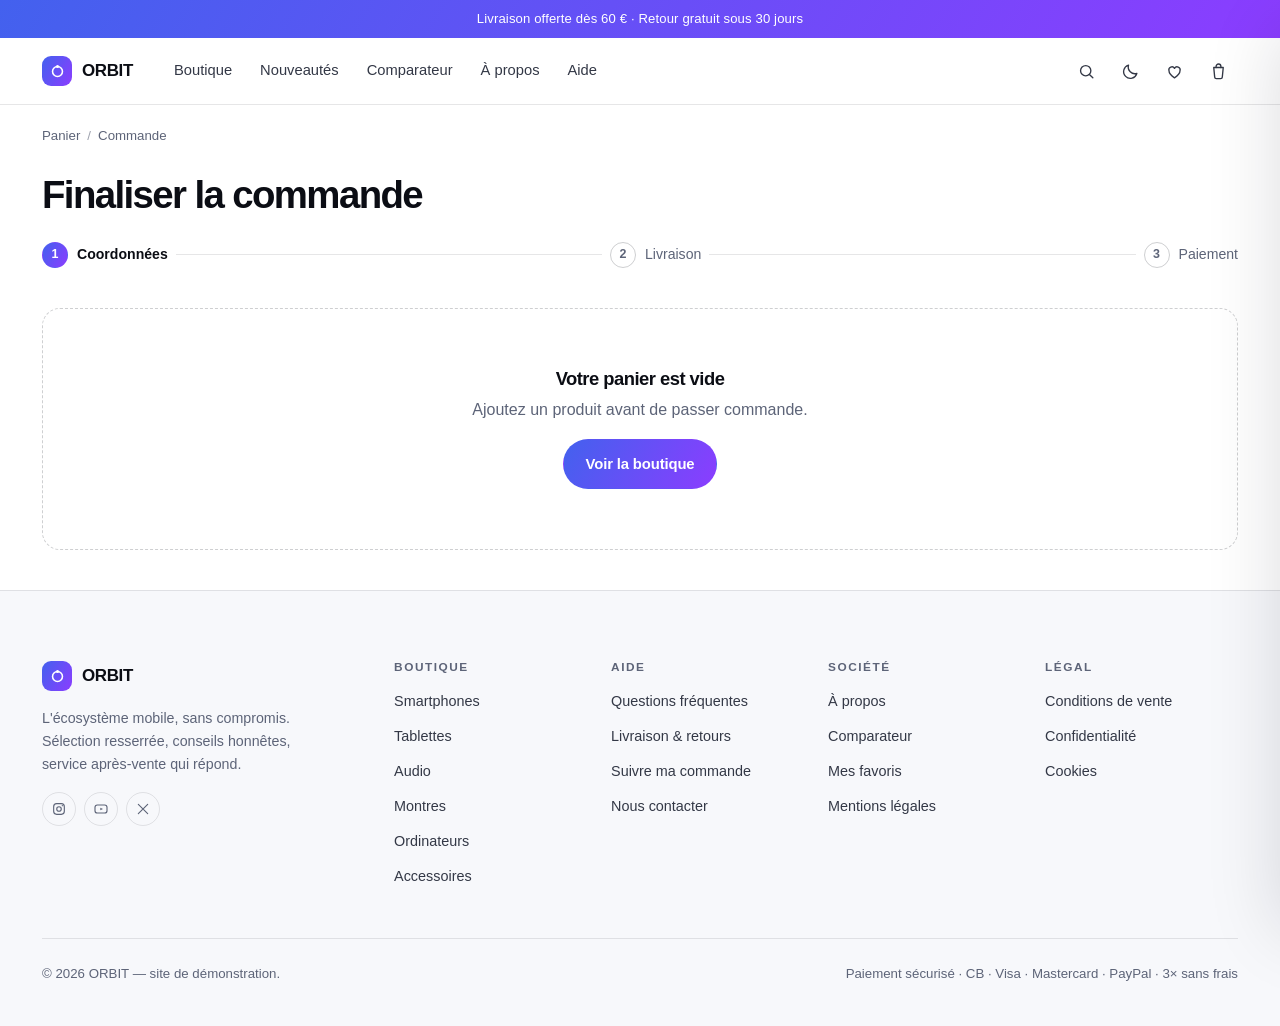
<file: commande.html>
<!DOCTYPE html>
<html lang="fr" data-theme="dark">
<head>
<meta charset="utf-8">
<meta name="viewport" content="width=device-width, initial-scale=1">
<title>Commande — ORBIT</title>
<meta name="description" content="Finalisez votre commande en trois étapes.">
<link rel="icon" href="assets/img/favicon.svg" type="image/svg+xml">
<link rel="stylesheet" href="assets/css/style.css">
<script>
  /* Applique le thème avant le premier rendu, pour éviter que la page
     n'apparaisse une fraction de seconde dans la mauvaise couleur. */
  (function () {
    try {
      var t = JSON.parse(localStorage.getItem('orbit_theme'));
      if (t !== 'clair' && t !== 'sombre') {
        t = window.matchMedia('(prefers-color-scheme: light)').matches ? 'clair' : 'sombre';
      }
      document.documentElement.setAttribute('data-theme', t === 'clair' ? 'light' : 'dark');
    } catch (e) { /* stockage indisponible : on garde le thème par défaut */ }
  })();
</script>
</head>
<body class="page">
<a class="skip-link" href="#contenu">Aller au contenu</a>

<div class="annonce">
  <span>Livraison offerte dès 60 € · Retour gratuit sous 30 jours</span>
</div>

<header class="header">
  <div class="container header__inner">
    <a class="logo" href="index.html">
      <span class="logo__mark"><svg viewBox="0 0 24 24" fill="none" stroke="currentColor" stroke-width="2.2" stroke-linecap="round"><circle cx="12" cy="12" r="7"/><circle cx="12" cy="5" r="2.2" fill="currentColor" stroke="none"/></svg></span>
      ORBIT
    </a>

    <nav class="nav" id="nav" aria-label="Navigation principale"><a href="boutique.html">Boutique</a><a href="boutique.html?tri=nouveaute">Nouveautés</a><a href="comparateur.html">Comparateur</a><a href="a-propos.html">À propos</a><a href="faq.html">Aide</a></nav>

    <div class="header__actions">
      <button class="icon-btn" type="button" data-ouvrir-recherche aria-label="Rechercher (Ctrl+K)">
        <svg viewBox="0 0 24 24" fill="none" stroke="currentColor" stroke-width="1.7" stroke-linecap="round"><circle cx="11" cy="11" r="6.5"/><path d="M16 16l4 4"/></svg>
      </button>
      <button class="icon-btn" type="button" data-bascule-theme aria-pressed="false" aria-label="Changer de thème">
        <svg viewBox="0 0 24 24" fill="none" stroke="currentColor" stroke-width="1.7" stroke-linecap="round" stroke-linejoin="round"><path d="M20 14.5A8.5 8.5 0 0 1 9.5 4a8.5 8.5 0 1 0 10.5 10.5Z"/></svg>
      </button>
      <a class="icon-btn" href="favoris.html" aria-label="Mes favoris">
        <svg viewBox="0 0 24 24" fill="none" stroke="currentColor" stroke-width="1.7" stroke-linecap="round" stroke-linejoin="round"><path d="M12 20s-7-4.5-7-9.2A3.8 3.8 0 0 1 12 8a3.8 3.8 0 0 1 7 2.8C19 15.5 12 20 12 20Z"/></svg>
        <span class="pastille" data-compteur-favoris hidden>0</span>
      </a>
      <button class="icon-btn" type="button" data-ouvrir-panier aria-label="Voir le panier">
        <svg viewBox="0 0 24 24" fill="none" stroke="currentColor" stroke-width="1.7" stroke-linecap="round" stroke-linejoin="round"><path d="M6 7h12l-1.2 12.1A2 2 0 0 1 14.8 21H9.2a2 2 0 0 1-2-1.9L6 7Z"/><path d="M9 7V5.5a3 3 0 0 1 6 0V7"/></svg>
        <span class="pastille" data-compteur-panier hidden>0</span>
      </button>
      <button class="icon-btn burger" id="burger" type="button"
              aria-label="Ouvrir le menu" aria-expanded="false" aria-controls="nav">
        <svg viewBox="0 0 24 24" fill="none" stroke="currentColor" stroke-width="1.7" stroke-linecap="round"><path d="M4 7h16M4 12h16M4 17h16"/></svg>
      </button>
    </div>
  </div>
</header>

<main id="contenu">
  <div class="container">
    <nav class="fil" aria-label="Fil d'Ariane">
      <a href="panier.html">Panier</a><span>/</span>Commande
    </nav>

    <div style="padding:26px 0 0">
      <h1 style="font-size:clamp(1.7rem,3.4vw,2.4rem)">Finaliser la commande</h1>
    </div>

    <div class="etapes-tunnel">
      <span class="etape-tunnel" data-numero="1" aria-current="step">
        <span class="etape-tunnel__num">1</span> Coordonnées
      </span>
      <span class="trait"></span>
      <span class="etape-tunnel" data-numero="2">
        <span class="etape-tunnel__num">2</span> Livraison
      </span>
      <span class="trait"></span>
      <span class="etape-tunnel" data-numero="3">
        <span class="etape-tunnel__num">3</span> Paiement
      </span>
    </div>

    <div id="zone-commande">
      <div class="panier-layout">
        <form id="form-commande" novalidate>

          <!-- Étape 1 -->
          <section data-etape="1">
            <h2 style="font-size:1.2rem">Vos coordonnées</h2>
            <div class="field field--half">
              <div>
                <label for="prenom">Prénom</label>
                <input class="input" id="prenom" name="prenom" autocomplete="given-name" required>
                <span class="field-error"></span>
              </div>
              <div>
                <label for="nom">Nom</label>
                <input class="input" id="nom" name="nom" autocomplete="family-name" required>
                <span class="field-error"></span>
              </div>
            </div>
            <div class="field">
              <label for="email">Adresse e-mail</label>
              <input class="input" id="email" name="email" type="email" autocomplete="email"
                     data-erreur="Merci d'indiquer une adresse e-mail valide." required>
              <span class="field-error"></span>
            </div>
            <div class="field">
              <label for="telephone">Téléphone</label>
              <input class="input" id="telephone" name="telephone" type="tel" autocomplete="tel" required>
              <span class="field-error"></span>
            </div>

            <h2 style="font-size:1.2rem;margin-top:30px">Adresse de livraison</h2>
            <div class="field">
              <label for="rue">Adresse</label>
              <input class="input" id="rue" name="rue" autocomplete="address-line1" required>
              <span class="field-error"></span>
            </div>
            <div class="field">
              <label for="complement">Complément <span class="form-note">(facultatif)</span></label>
              <input class="input" id="complement" name="complement" autocomplete="address-line2">
            </div>
            <div class="field field--half">
              <div>
                <label for="cp">Code postal</label>
                <input class="input" id="cp" name="cp" autocomplete="postal-code" inputmode="numeric" required>
                <span class="field-error"></span>
              </div>
              <div>
                <label for="ville">Ville</label>
                <input class="input" id="ville" name="ville" autocomplete="address-level2" required>
                <span class="field-error"></span>
              </div>
            </div>
            <div class="field">
              <label for="pays">Pays</label>
              <select class="select" id="pays" name="pays" required>
                <option>France</option>
                <option>Belgique</option>
                <option>Suisse</option>
                <option>Luxembourg</option>
              </select>
            </div>

            <div class="btn-row" style="margin-top:24px">
              <button class="btn btn--lg" type="button" data-suivant>Continuer vers la livraison</button>
            </div>
          </section>

          <!-- Étape 2 -->
          <section data-etape="2" hidden>
            <h2 style="font-size:1.2rem">Mode de livraison</h2>
            <div id="modes-livraison"></div>

            <label class="check" style="margin-top:20px">
              <input type="checkbox" name="cadeau">
              <span>Emballage cadeau offert, avec un mot personnalisé</span>
            </label>

            <div class="btn-row" style="margin-top:24px">
              <button class="btn btn--ghost" type="button" data-precedent>Retour</button>
              <button class="btn btn--lg" type="button" data-suivant>Continuer vers le paiement</button>
            </div>
          </section>

          <!-- Étape 3 -->
          <section data-etape="3" hidden>
            <h2 style="font-size:1.2rem">Paiement</h2>

            <label class="carte-choix">
              <input type="radio" name="paiement" value="carte" checked>
              <span style="flex:1"><strong>Carte bancaire</strong><span>Visa, Mastercard, CB · paiement 3× possible</span></span>
              <span class="tarif"><svg viewBox="0 0 24 24" fill="none" stroke="currentColor" stroke-width="1.7" stroke-linecap="round"><rect x="3" y="5" width="18" height="14" rx="3"/><path d="M3 10h18"/></svg></span>
            </label>
            <label class="carte-choix">
              <input type="radio" name="paiement" value="paypal">
              <span style="flex:1"><strong>PayPal</strong><span>Vous serez redirigé pour valider</span></span>
            </label>
            <label class="carte-choix">
              <input type="radio" name="paiement" value="virement">
              <span style="flex:1"><strong>Virement bancaire</strong><span>Expédition à réception des fonds</span></span>
            </label>

            <div id="champs-carte" style="margin-top:22px">
              <div class="field">
                <label for="carte-numero">Numéro de carte</label>
                <input class="input" id="carte-numero" name="carte" inputmode="numeric"
                       placeholder="0000 0000 0000 0000" autocomplete="cc-number" required>
                <span class="field-error"></span>
              </div>
              <div class="field field--half">
                <div>
                  <label for="carte-expiration">Expiration</label>
                  <input class="input" id="carte-expiration" name="expiration" placeholder="MM/AA"
                         autocomplete="cc-exp" required>
                  <span class="field-error"></span>
                </div>
                <div>
                  <label for="carte-cvc">Cryptogramme</label>
                  <input class="input" id="carte-cvc" name="cvc" inputmode="numeric" placeholder="123"
                         autocomplete="cc-csc" required>
                  <span class="field-error"></span>
                </div>
              </div>
            </div>

            <div class="alerte alerte--info" style="margin-top:18px">
              Site de démonstration : aucun paiement n'est réellement effectué et aucune donnée
              bancaire n'est transmise. N'y saisissez jamais un vrai numéro de carte.
            </div>

            <label class="check">
              <input type="checkbox" name="cgv" required>
              <span>J'accepte les <a href="mentions-legales.html#cgv" style="text-decoration:underline">conditions générales de vente</a>.</span>
            </label>

            <div class="btn-row" style="margin-top:24px">
              <button class="btn btn--ghost" type="button" data-precedent>Retour</button>
              <button class="btn btn--lg" type="submit">Valider et payer</button>
            </div>
          </section>
        </form>

        <aside class="recap" id="recap-commande"></aside>
      </div>
    </div>
  </div>
</main>

<footer class="footer">
  <div class="container">
    <div class="footer__grid">
      <div class="footer__marque">
        <a class="logo" href="index.html">
          <span class="logo__mark"><svg viewBox="0 0 24 24" fill="none" stroke="currentColor" stroke-width="2.2" stroke-linecap="round"><circle cx="12" cy="12" r="7"/><circle cx="12" cy="5" r="2.2" fill="currentColor" stroke="none"/></svg></span>
          ORBIT
        </a>
        <p>L'écosystème mobile, sans compromis. Sélection resserrée, conseils honnêtes, service après-vente qui répond.</p>
        <div class="reseaux">
          <a href="#" aria-label="Instagram"><svg viewBox="0 0 24 24" fill="none" stroke="currentColor" stroke-width="1.7"><rect x="4" y="4" width="16" height="16" rx="4.5"/><circle cx="12" cy="12" r="3.4"/><circle cx="17" cy="7" r="1" fill="currentColor" stroke="none"/></svg></a>
          <a href="#" aria-label="YouTube"><svg viewBox="0 0 24 24" fill="none" stroke="currentColor" stroke-width="1.7"><rect x="3" y="6" width="18" height="12" rx="3.5"/><path d="M11 10l4 2-4 2v-4Z" fill="currentColor" stroke="none"/></svg></a>
          <a href="#" aria-label="X"><svg viewBox="0 0 24 24" fill="none" stroke="currentColor" stroke-width="1.7" stroke-linecap="round"><path d="M5 5l14 14M19 5L5 19"/></svg></a>
        </div>
      </div>

      <div>
        <h4>Boutique</h4>
        <ul>
          <li><a href="boutique.html?categorie=smartphones">Smartphones</a></li>
          <li><a href="boutique.html?categorie=tablettes">Tablettes</a></li>
          <li><a href="boutique.html?categorie=audio">Audio</a></li>
          <li><a href="boutique.html?categorie=montres">Montres</a></li>
          <li><a href="boutique.html?categorie=ordinateurs">Ordinateurs</a></li>
          <li><a href="boutique.html?categorie=accessoires">Accessoires</a></li>
        </ul>
      </div>

      <div>
        <h4>Aide</h4>
        <ul>
          <li><a href="faq.html">Questions fréquentes</a></li>
          <li><a href="livraison-retours.html">Livraison &amp; retours</a></li>
          <li><a href="suivi.html">Suivre ma commande</a></li>
          <li><a href="contact.html">Nous contacter</a></li>
        </ul>
      </div>

      <div>
        <h4>Société</h4>
        <ul>
          <li><a href="a-propos.html">À propos</a></li>
          <li><a href="comparateur.html">Comparateur</a></li>
          <li><a href="favoris.html">Mes favoris</a></li>
          <li><a href="mentions-legales.html">Mentions légales</a></li>
        </ul>
      </div>

      <div>
        <h4>Légal</h4>
        <ul>
          <li><a href="mentions-legales.html#cgv">Conditions de vente</a></li>
          <li><a href="mentions-legales.html#confidentialite">Confidentialité</a></li>
          <li><a href="mentions-legales.html#cookies">Cookies</a></li>
        </ul>
      </div>
    </div>

    <div class="footer__bas">
      <p>© <span data-annee>2026</span> ORBIT — site de démonstration.</p>
      <p>Paiement sécurisé · CB · Visa · Mastercard · PayPal · 3× sans frais</p>
    </div>
  </div>
</footer>

<div class="voile" id="voile"></div>

<aside class="tiroir" id="tiroir-panier" aria-label="Panier">
  <div class="tiroir__head">
    <h2>Votre panier</h2>
    <button class="icon-btn" type="button" data-fermer-tiroir aria-label="Fermer le panier">
      <svg viewBox="0 0 24 24" fill="none" stroke="currentColor" stroke-width="1.7" stroke-linecap="round"><path d="M6 6l12 12M18 6L6 18"/></svg>
    </button>
  </div>
  <div class="tiroir__corps" id="tiroir-corps"></div>
  <div class="tiroir__pied" id="tiroir-pied"></div>
</aside>

<div class="recherche" id="recherche" role="dialog" aria-modal="true" aria-label="Recherche">
  <div class="recherche__boite">
    <div class="recherche__champ">
      <svg viewBox="0 0 24 24" fill="none" stroke="currentColor" stroke-width="1.7" stroke-linecap="round"><circle cx="11" cy="11" r="6.5"/><path d="M16 16l4 4"/></svg>
      <label class="sr-only" for="champ-recherche">Rechercher un produit</label>
      <input id="champ-recherche" type="search" placeholder="Rechercher un produit, une marque…" autocomplete="off">
      <span class="kbd">Échap</span>
    </div>
    <div class="recherche__resultats" id="resultats-recherche"></div>
  </div>
</div>

<div class="barre-comparateur" id="barre-comparateur" data-visible="false">
  <div class="barre-comparateur__vignettes"></div>
  <span data-compare-texte></span>
  <a class="btn btn--sm" href="comparateur.html">Comparer</a>
</div>

<script src="assets/js/data.js"></script>
<script src="assets/js/app.js"></script>
</body>
</html>
</file>
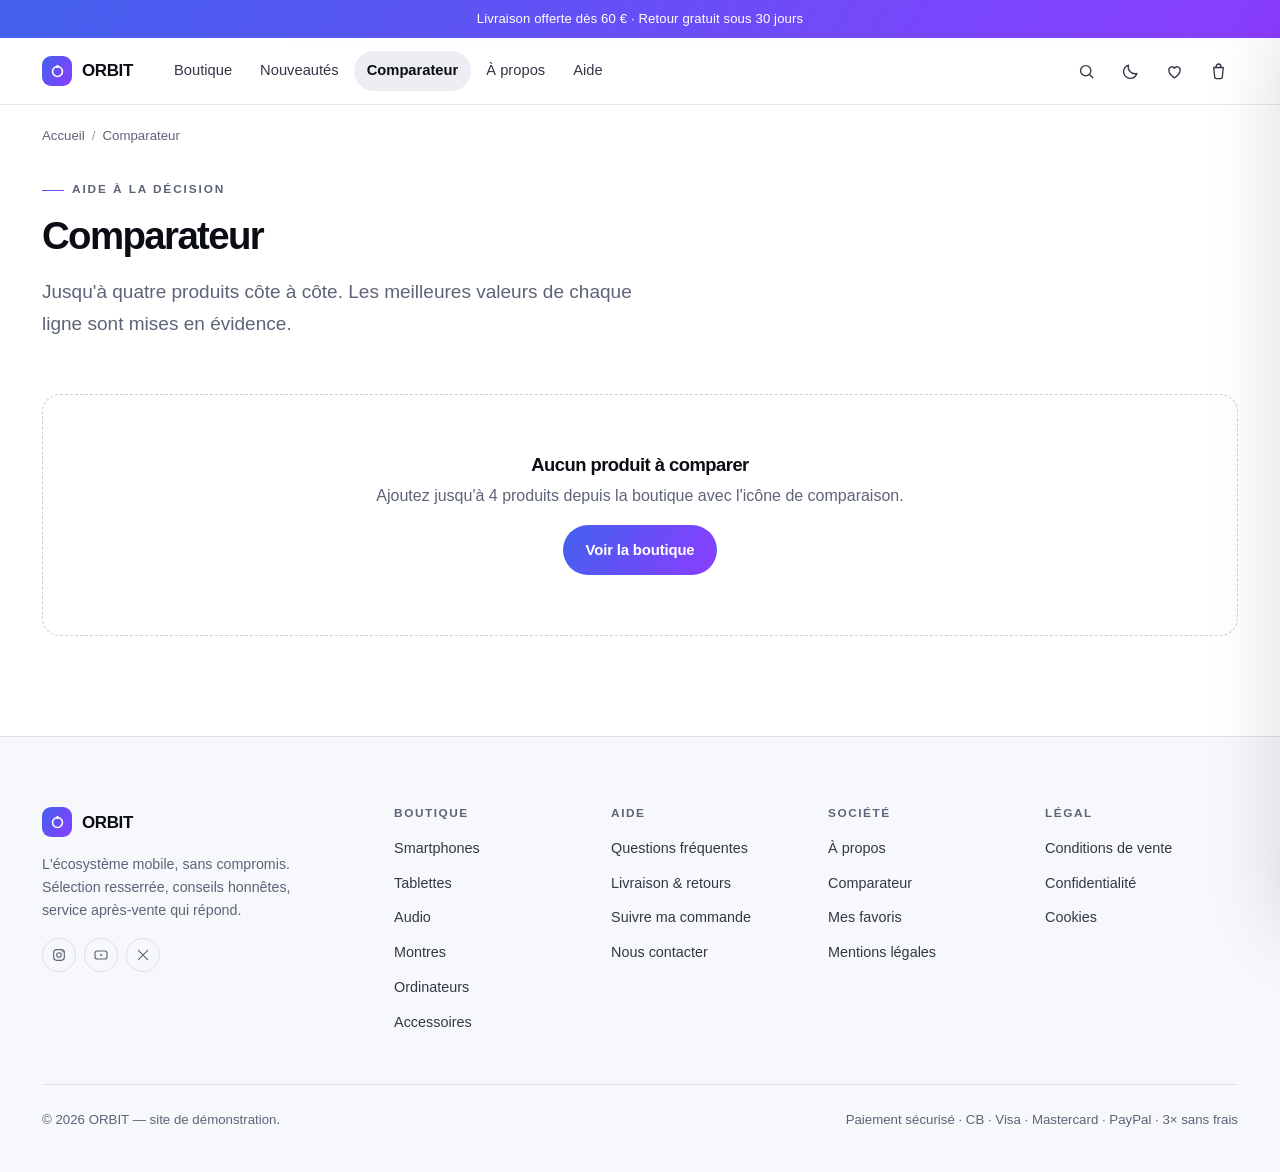
<file: comparateur.html>
<!DOCTYPE html>
<html lang="fr" data-theme="dark">
<head>
<meta charset="utf-8">
<meta name="viewport" content="width=device-width, initial-scale=1">
<title>Comparateur — ORBIT</title>
<meta name="description" content="Comparez jusqu'à quatre produits côte à côte, caractéristique par caractéristique.">
<link rel="icon" href="assets/img/favicon.svg" type="image/svg+xml">
<link rel="stylesheet" href="assets/css/style.css">
<script>
  /* Applique le thème avant le premier rendu, pour éviter que la page
     n'apparaisse une fraction de seconde dans la mauvaise couleur. */
  (function () {
    try {
      var t = JSON.parse(localStorage.getItem('orbit_theme'));
      if (t !== 'clair' && t !== 'sombre') {
        t = window.matchMedia('(prefers-color-scheme: light)').matches ? 'clair' : 'sombre';
      }
      document.documentElement.setAttribute('data-theme', t === 'clair' ? 'light' : 'dark');
    } catch (e) { /* stockage indisponible : on garde le thème par défaut */ }
  })();
</script>
</head>
<body class="page">
<a class="skip-link" href="#contenu">Aller au contenu</a>

<div class="annonce">
  <span>Livraison offerte dès 60 € · Retour gratuit sous 30 jours</span>
</div>

<header class="header">
  <div class="container header__inner">
    <a class="logo" href="index.html">
      <span class="logo__mark"><svg viewBox="0 0 24 24" fill="none" stroke="currentColor" stroke-width="2.2" stroke-linecap="round"><circle cx="12" cy="12" r="7"/><circle cx="12" cy="5" r="2.2" fill="currentColor" stroke="none"/></svg></span>
      ORBIT
    </a>

    <nav class="nav" id="nav" aria-label="Navigation principale"><a href="boutique.html">Boutique</a><a href="boutique.html?tri=nouveaute">Nouveautés</a><a href="comparateur.html" aria-current="page">Comparateur</a><a href="a-propos.html">À propos</a><a href="faq.html">Aide</a></nav>

    <div class="header__actions">
      <button class="icon-btn" type="button" data-ouvrir-recherche aria-label="Rechercher (Ctrl+K)">
        <svg viewBox="0 0 24 24" fill="none" stroke="currentColor" stroke-width="1.7" stroke-linecap="round"><circle cx="11" cy="11" r="6.5"/><path d="M16 16l4 4"/></svg>
      </button>
      <button class="icon-btn" type="button" data-bascule-theme aria-pressed="false" aria-label="Changer de thème">
        <svg viewBox="0 0 24 24" fill="none" stroke="currentColor" stroke-width="1.7" stroke-linecap="round" stroke-linejoin="round"><path d="M20 14.5A8.5 8.5 0 0 1 9.5 4a8.5 8.5 0 1 0 10.5 10.5Z"/></svg>
      </button>
      <a class="icon-btn" href="favoris.html" aria-label="Mes favoris">
        <svg viewBox="0 0 24 24" fill="none" stroke="currentColor" stroke-width="1.7" stroke-linecap="round" stroke-linejoin="round"><path d="M12 20s-7-4.5-7-9.2A3.8 3.8 0 0 1 12 8a3.8 3.8 0 0 1 7 2.8C19 15.5 12 20 12 20Z"/></svg>
        <span class="pastille" data-compteur-favoris hidden>0</span>
      </a>
      <button class="icon-btn" type="button" data-ouvrir-panier aria-label="Voir le panier">
        <svg viewBox="0 0 24 24" fill="none" stroke="currentColor" stroke-width="1.7" stroke-linecap="round" stroke-linejoin="round"><path d="M6 7h12l-1.2 12.1A2 2 0 0 1 14.8 21H9.2a2 2 0 0 1-2-1.9L6 7Z"/><path d="M9 7V5.5a3 3 0 0 1 6 0V7"/></svg>
        <span class="pastille" data-compteur-panier hidden>0</span>
      </button>
      <button class="icon-btn burger" id="burger" type="button"
              aria-label="Ouvrir le menu" aria-expanded="false" aria-controls="nav">
        <svg viewBox="0 0 24 24" fill="none" stroke="currentColor" stroke-width="1.7" stroke-linecap="round"><path d="M4 7h16M4 12h16M4 17h16"/></svg>
      </button>
    </div>
  </div>
</header>

<main id="contenu">
  <div class="container">
    <nav class="fil" aria-label="Fil d'Ariane"><a href="index.html">Accueil</a><span>/</span>Comparateur</nav>

    <div style="padding:26px 0 24px">
      <p class="eyebrow">Aide à la décision</p>
      <h1 style="font-size:clamp(1.7rem,3.4vw,2.4rem)">Comparateur</h1>
      <p class="lead" style="margin:0">
        Jusqu'à quatre produits côte à côte. Les meilleures valeurs de chaque ligne sont mises en évidence.
      </p>
    </div>

    <div id="zone-comparateur" style="padding-bottom:70px"></div>
  </div>
</main>

<footer class="footer">
  <div class="container">
    <div class="footer__grid">
      <div class="footer__marque">
        <a class="logo" href="index.html">
          <span class="logo__mark"><svg viewBox="0 0 24 24" fill="none" stroke="currentColor" stroke-width="2.2" stroke-linecap="round"><circle cx="12" cy="12" r="7"/><circle cx="12" cy="5" r="2.2" fill="currentColor" stroke="none"/></svg></span>
          ORBIT
        </a>
        <p>L'écosystème mobile, sans compromis. Sélection resserrée, conseils honnêtes, service après-vente qui répond.</p>
        <div class="reseaux">
          <a href="#" aria-label="Instagram"><svg viewBox="0 0 24 24" fill="none" stroke="currentColor" stroke-width="1.7"><rect x="4" y="4" width="16" height="16" rx="4.5"/><circle cx="12" cy="12" r="3.4"/><circle cx="17" cy="7" r="1" fill="currentColor" stroke="none"/></svg></a>
          <a href="#" aria-label="YouTube"><svg viewBox="0 0 24 24" fill="none" stroke="currentColor" stroke-width="1.7"><rect x="3" y="6" width="18" height="12" rx="3.5"/><path d="M11 10l4 2-4 2v-4Z" fill="currentColor" stroke="none"/></svg></a>
          <a href="#" aria-label="X"><svg viewBox="0 0 24 24" fill="none" stroke="currentColor" stroke-width="1.7" stroke-linecap="round"><path d="M5 5l14 14M19 5L5 19"/></svg></a>
        </div>
      </div>

      <div>
        <h4>Boutique</h4>
        <ul>
          <li><a href="boutique.html?categorie=smartphones">Smartphones</a></li>
          <li><a href="boutique.html?categorie=tablettes">Tablettes</a></li>
          <li><a href="boutique.html?categorie=audio">Audio</a></li>
          <li><a href="boutique.html?categorie=montres">Montres</a></li>
          <li><a href="boutique.html?categorie=ordinateurs">Ordinateurs</a></li>
          <li><a href="boutique.html?categorie=accessoires">Accessoires</a></li>
        </ul>
      </div>

      <div>
        <h4>Aide</h4>
        <ul>
          <li><a href="faq.html">Questions fréquentes</a></li>
          <li><a href="livraison-retours.html">Livraison &amp; retours</a></li>
          <li><a href="suivi.html">Suivre ma commande</a></li>
          <li><a href="contact.html">Nous contacter</a></li>
        </ul>
      </div>

      <div>
        <h4>Société</h4>
        <ul>
          <li><a href="a-propos.html">À propos</a></li>
          <li><a href="comparateur.html">Comparateur</a></li>
          <li><a href="favoris.html">Mes favoris</a></li>
          <li><a href="mentions-legales.html">Mentions légales</a></li>
        </ul>
      </div>

      <div>
        <h4>Légal</h4>
        <ul>
          <li><a href="mentions-legales.html#cgv">Conditions de vente</a></li>
          <li><a href="mentions-legales.html#confidentialite">Confidentialité</a></li>
          <li><a href="mentions-legales.html#cookies">Cookies</a></li>
        </ul>
      </div>
    </div>

    <div class="footer__bas">
      <p>© <span data-annee>2026</span> ORBIT — site de démonstration.</p>
      <p>Paiement sécurisé · CB · Visa · Mastercard · PayPal · 3× sans frais</p>
    </div>
  </div>
</footer>

<div class="voile" id="voile"></div>

<aside class="tiroir" id="tiroir-panier" aria-label="Panier">
  <div class="tiroir__head">
    <h2>Votre panier</h2>
    <button class="icon-btn" type="button" data-fermer-tiroir aria-label="Fermer le panier">
      <svg viewBox="0 0 24 24" fill="none" stroke="currentColor" stroke-width="1.7" stroke-linecap="round"><path d="M6 6l12 12M18 6L6 18"/></svg>
    </button>
  </div>
  <div class="tiroir__corps" id="tiroir-corps"></div>
  <div class="tiroir__pied" id="tiroir-pied"></div>
</aside>

<div class="recherche" id="recherche" role="dialog" aria-modal="true" aria-label="Recherche">
  <div class="recherche__boite">
    <div class="recherche__champ">
      <svg viewBox="0 0 24 24" fill="none" stroke="currentColor" stroke-width="1.7" stroke-linecap="round"><circle cx="11" cy="11" r="6.5"/><path d="M16 16l4 4"/></svg>
      <label class="sr-only" for="champ-recherche">Rechercher un produit</label>
      <input id="champ-recherche" type="search" placeholder="Rechercher un produit, une marque…" autocomplete="off">
      <span class="kbd">Échap</span>
    </div>
    <div class="recherche__resultats" id="resultats-recherche"></div>
  </div>
</div>

<div class="barre-comparateur" id="barre-comparateur" data-visible="false">
  <div class="barre-comparateur__vignettes"></div>
  <span data-compare-texte></span>
  <a class="btn btn--sm" href="comparateur.html">Comparer</a>
</div>

<script src="assets/js/data.js"></script>
<script src="assets/js/app.js"></script>
</body>
</html>
</file>
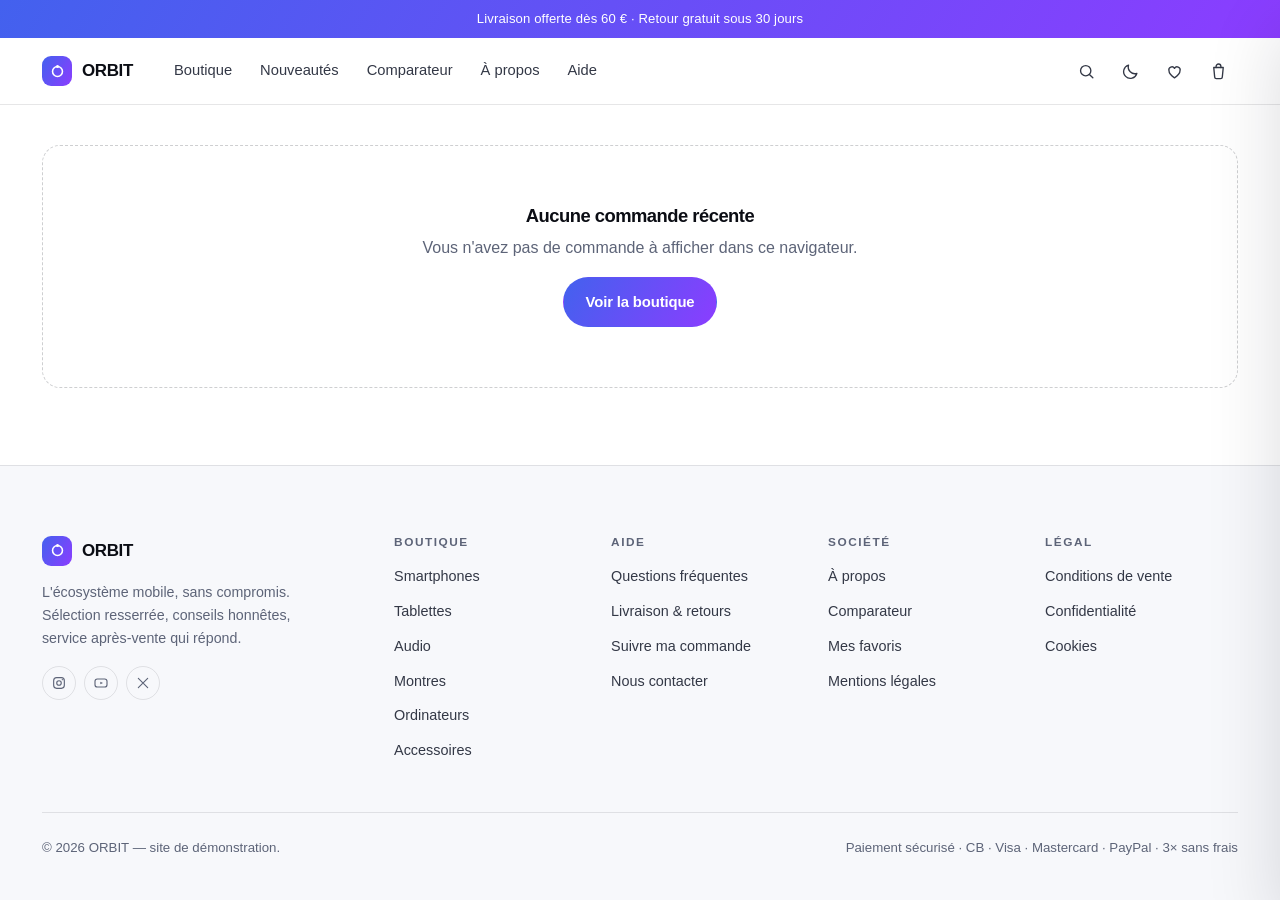
<file: confirmation.html>
<!DOCTYPE html>
<html lang="fr" data-theme="dark">
<head>
<meta charset="utf-8">
<meta name="viewport" content="width=device-width, initial-scale=1">
<title>Commande confirmée — ORBIT</title>
<meta name="description" content="Votre commande est confirmée.">
<link rel="icon" href="assets/img/favicon.svg" type="image/svg+xml">
<link rel="stylesheet" href="assets/css/style.css">
<script>
  /* Applique le thème avant le premier rendu, pour éviter que la page
     n'apparaisse une fraction de seconde dans la mauvaise couleur. */
  (function () {
    try {
      var t = JSON.parse(localStorage.getItem('orbit_theme'));
      if (t !== 'clair' && t !== 'sombre') {
        t = window.matchMedia('(prefers-color-scheme: light)').matches ? 'clair' : 'sombre';
      }
      document.documentElement.setAttribute('data-theme', t === 'clair' ? 'light' : 'dark');
    } catch (e) { /* stockage indisponible : on garde le thème par défaut */ }
  })();
</script>
</head>
<body class="page">
<a class="skip-link" href="#contenu">Aller au contenu</a>

<div class="annonce">
  <span>Livraison offerte dès 60 € · Retour gratuit sous 30 jours</span>
</div>

<header class="header">
  <div class="container header__inner">
    <a class="logo" href="index.html">
      <span class="logo__mark"><svg viewBox="0 0 24 24" fill="none" stroke="currentColor" stroke-width="2.2" stroke-linecap="round"><circle cx="12" cy="12" r="7"/><circle cx="12" cy="5" r="2.2" fill="currentColor" stroke="none"/></svg></span>
      ORBIT
    </a>

    <nav class="nav" id="nav" aria-label="Navigation principale"><a href="boutique.html">Boutique</a><a href="boutique.html?tri=nouveaute">Nouveautés</a><a href="comparateur.html">Comparateur</a><a href="a-propos.html">À propos</a><a href="faq.html">Aide</a></nav>

    <div class="header__actions">
      <button class="icon-btn" type="button" data-ouvrir-recherche aria-label="Rechercher (Ctrl+K)">
        <svg viewBox="0 0 24 24" fill="none" stroke="currentColor" stroke-width="1.7" stroke-linecap="round"><circle cx="11" cy="11" r="6.5"/><path d="M16 16l4 4"/></svg>
      </button>
      <button class="icon-btn" type="button" data-bascule-theme aria-pressed="false" aria-label="Changer de thème">
        <svg viewBox="0 0 24 24" fill="none" stroke="currentColor" stroke-width="1.7" stroke-linecap="round" stroke-linejoin="round"><path d="M20 14.5A8.5 8.5 0 0 1 9.5 4a8.5 8.5 0 1 0 10.5 10.5Z"/></svg>
      </button>
      <a class="icon-btn" href="favoris.html" aria-label="Mes favoris">
        <svg viewBox="0 0 24 24" fill="none" stroke="currentColor" stroke-width="1.7" stroke-linecap="round" stroke-linejoin="round"><path d="M12 20s-7-4.5-7-9.2A3.8 3.8 0 0 1 12 8a3.8 3.8 0 0 1 7 2.8C19 15.5 12 20 12 20Z"/></svg>
        <span class="pastille" data-compteur-favoris hidden>0</span>
      </a>
      <button class="icon-btn" type="button" data-ouvrir-panier aria-label="Voir le panier">
        <svg viewBox="0 0 24 24" fill="none" stroke="currentColor" stroke-width="1.7" stroke-linecap="round" stroke-linejoin="round"><path d="M6 7h12l-1.2 12.1A2 2 0 0 1 14.8 21H9.2a2 2 0 0 1-2-1.9L6 7Z"/><path d="M9 7V5.5a3 3 0 0 1 6 0V7"/></svg>
        <span class="pastille" data-compteur-panier hidden>0</span>
      </button>
      <button class="icon-btn burger" id="burger" type="button"
              aria-label="Ouvrir le menu" aria-expanded="false" aria-controls="nav">
        <svg viewBox="0 0 24 24" fill="none" stroke="currentColor" stroke-width="1.7" stroke-linecap="round"><path d="M4 7h16M4 12h16M4 17h16"/></svg>
      </button>
    </div>
  </div>
</header>

<main id="contenu">
  <div class="container">
    <div id="zone-confirmation"></div>
  </div>
</main>

<footer class="footer">
  <div class="container">
    <div class="footer__grid">
      <div class="footer__marque">
        <a class="logo" href="index.html">
          <span class="logo__mark"><svg viewBox="0 0 24 24" fill="none" stroke="currentColor" stroke-width="2.2" stroke-linecap="round"><circle cx="12" cy="12" r="7"/><circle cx="12" cy="5" r="2.2" fill="currentColor" stroke="none"/></svg></span>
          ORBIT
        </a>
        <p>L'écosystème mobile, sans compromis. Sélection resserrée, conseils honnêtes, service après-vente qui répond.</p>
        <div class="reseaux">
          <a href="#" aria-label="Instagram"><svg viewBox="0 0 24 24" fill="none" stroke="currentColor" stroke-width="1.7"><rect x="4" y="4" width="16" height="16" rx="4.5"/><circle cx="12" cy="12" r="3.4"/><circle cx="17" cy="7" r="1" fill="currentColor" stroke="none"/></svg></a>
          <a href="#" aria-label="YouTube"><svg viewBox="0 0 24 24" fill="none" stroke="currentColor" stroke-width="1.7"><rect x="3" y="6" width="18" height="12" rx="3.5"/><path d="M11 10l4 2-4 2v-4Z" fill="currentColor" stroke="none"/></svg></a>
          <a href="#" aria-label="X"><svg viewBox="0 0 24 24" fill="none" stroke="currentColor" stroke-width="1.7" stroke-linecap="round"><path d="M5 5l14 14M19 5L5 19"/></svg></a>
        </div>
      </div>

      <div>
        <h4>Boutique</h4>
        <ul>
          <li><a href="boutique.html?categorie=smartphones">Smartphones</a></li>
          <li><a href="boutique.html?categorie=tablettes">Tablettes</a></li>
          <li><a href="boutique.html?categorie=audio">Audio</a></li>
          <li><a href="boutique.html?categorie=montres">Montres</a></li>
          <li><a href="boutique.html?categorie=ordinateurs">Ordinateurs</a></li>
          <li><a href="boutique.html?categorie=accessoires">Accessoires</a></li>
        </ul>
      </div>

      <div>
        <h4>Aide</h4>
        <ul>
          <li><a href="faq.html">Questions fréquentes</a></li>
          <li><a href="livraison-retours.html">Livraison &amp; retours</a></li>
          <li><a href="suivi.html">Suivre ma commande</a></li>
          <li><a href="contact.html">Nous contacter</a></li>
        </ul>
      </div>

      <div>
        <h4>Société</h4>
        <ul>
          <li><a href="a-propos.html">À propos</a></li>
          <li><a href="comparateur.html">Comparateur</a></li>
          <li><a href="favoris.html">Mes favoris</a></li>
          <li><a href="mentions-legales.html">Mentions légales</a></li>
        </ul>
      </div>

      <div>
        <h4>Légal</h4>
        <ul>
          <li><a href="mentions-legales.html#cgv">Conditions de vente</a></li>
          <li><a href="mentions-legales.html#confidentialite">Confidentialité</a></li>
          <li><a href="mentions-legales.html#cookies">Cookies</a></li>
        </ul>
      </div>
    </div>

    <div class="footer__bas">
      <p>© <span data-annee>2026</span> ORBIT — site de démonstration.</p>
      <p>Paiement sécurisé · CB · Visa · Mastercard · PayPal · 3× sans frais</p>
    </div>
  </div>
</footer>

<div class="voile" id="voile"></div>

<aside class="tiroir" id="tiroir-panier" aria-label="Panier">
  <div class="tiroir__head">
    <h2>Votre panier</h2>
    <button class="icon-btn" type="button" data-fermer-tiroir aria-label="Fermer le panier">
      <svg viewBox="0 0 24 24" fill="none" stroke="currentColor" stroke-width="1.7" stroke-linecap="round"><path d="M6 6l12 12M18 6L6 18"/></svg>
    </button>
  </div>
  <div class="tiroir__corps" id="tiroir-corps"></div>
  <div class="tiroir__pied" id="tiroir-pied"></div>
</aside>

<div class="recherche" id="recherche" role="dialog" aria-modal="true" aria-label="Recherche">
  <div class="recherche__boite">
    <div class="recherche__champ">
      <svg viewBox="0 0 24 24" fill="none" stroke="currentColor" stroke-width="1.7" stroke-linecap="round"><circle cx="11" cy="11" r="6.5"/><path d="M16 16l4 4"/></svg>
      <label class="sr-only" for="champ-recherche">Rechercher un produit</label>
      <input id="champ-recherche" type="search" placeholder="Rechercher un produit, une marque…" autocomplete="off">
      <span class="kbd">Échap</span>
    </div>
    <div class="recherche__resultats" id="resultats-recherche"></div>
  </div>
</div>

<div class="barre-comparateur" id="barre-comparateur" data-visible="false">
  <div class="barre-comparateur__vignettes"></div>
  <span data-compare-texte></span>
  <a class="btn btn--sm" href="comparateur.html">Comparer</a>
</div>

<script src="assets/js/data.js"></script>
<script src="assets/js/app.js"></script>
</body>
</html>
</file>
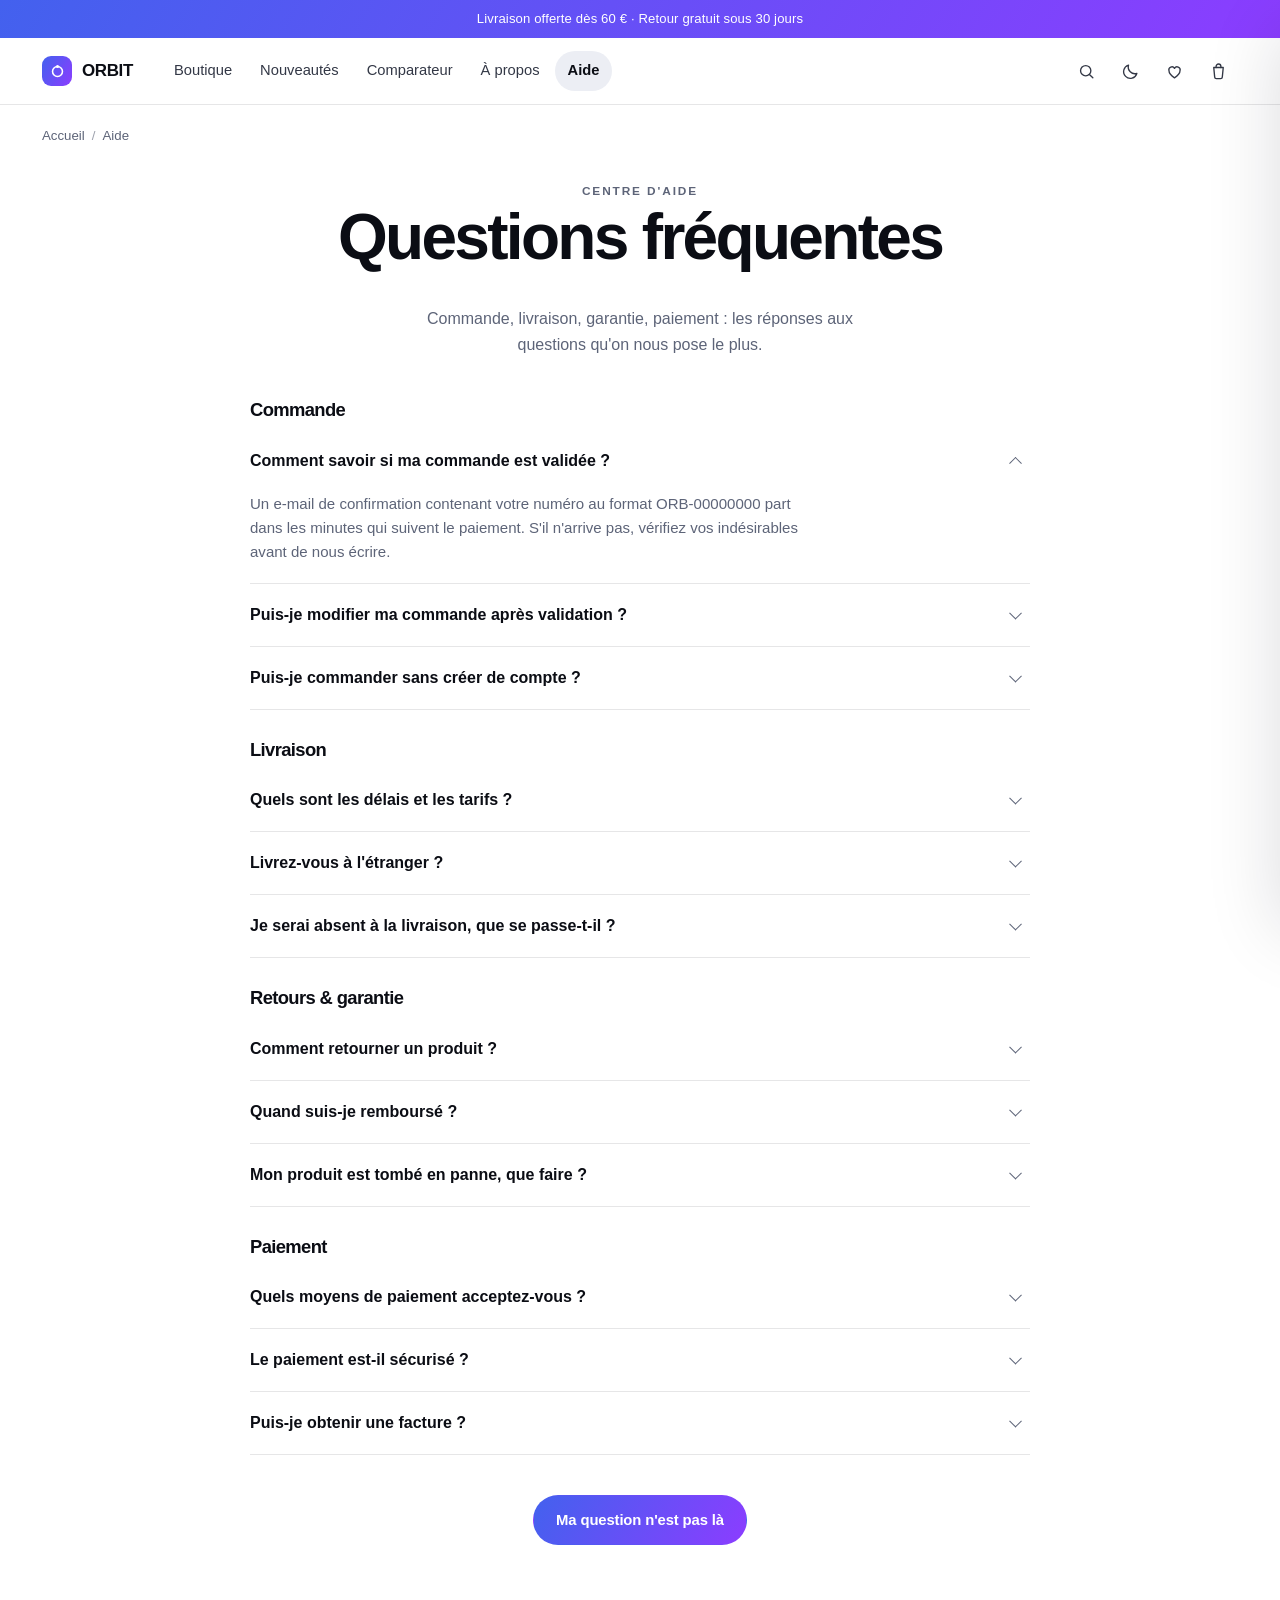
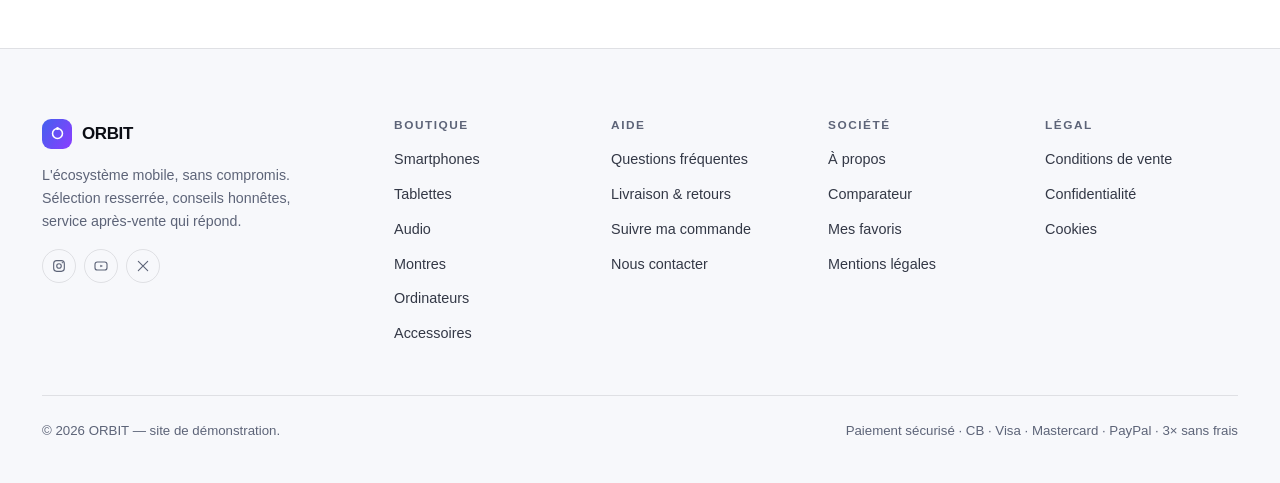
<file: faq.html>
<!DOCTYPE html>
<html lang="fr" data-theme="dark">
<head>
<meta charset="utf-8">
<meta name="viewport" content="width=device-width, initial-scale=1">
<title>Aide — ORBIT</title>
<meta name="description" content="Commande, livraison, garantie, paiement : toutes les réponses.">
<link rel="icon" href="assets/img/favicon.svg" type="image/svg+xml">
<link rel="stylesheet" href="assets/css/style.css">
<script>
  /* Applique le thème avant le premier rendu, pour éviter que la page
     n'apparaisse une fraction de seconde dans la mauvaise couleur. */
  (function () {
    try {
      var t = JSON.parse(localStorage.getItem('orbit_theme'));
      if (t !== 'clair' && t !== 'sombre') {
        t = window.matchMedia('(prefers-color-scheme: light)').matches ? 'clair' : 'sombre';
      }
      document.documentElement.setAttribute('data-theme', t === 'clair' ? 'light' : 'dark');
    } catch (e) { /* stockage indisponible : on garde le thème par défaut */ }
  })();
</script>
</head>
<body class="page">
<a class="skip-link" href="#contenu">Aller au contenu</a>

<div class="annonce">
  <span>Livraison offerte dès 60 € · Retour gratuit sous 30 jours</span>
</div>

<header class="header">
  <div class="container header__inner">
    <a class="logo" href="index.html">
      <span class="logo__mark"><svg viewBox="0 0 24 24" fill="none" stroke="currentColor" stroke-width="2.2" stroke-linecap="round"><circle cx="12" cy="12" r="7"/><circle cx="12" cy="5" r="2.2" fill="currentColor" stroke="none"/></svg></span>
      ORBIT
    </a>

    <nav class="nav" id="nav" aria-label="Navigation principale"><a href="boutique.html">Boutique</a><a href="boutique.html?tri=nouveaute">Nouveautés</a><a href="comparateur.html">Comparateur</a><a href="a-propos.html">À propos</a><a href="faq.html" aria-current="page">Aide</a></nav>

    <div class="header__actions">
      <button class="icon-btn" type="button" data-ouvrir-recherche aria-label="Rechercher (Ctrl+K)">
        <svg viewBox="0 0 24 24" fill="none" stroke="currentColor" stroke-width="1.7" stroke-linecap="round"><circle cx="11" cy="11" r="6.5"/><path d="M16 16l4 4"/></svg>
      </button>
      <button class="icon-btn" type="button" data-bascule-theme aria-pressed="false" aria-label="Changer de thème">
        <svg viewBox="0 0 24 24" fill="none" stroke="currentColor" stroke-width="1.7" stroke-linecap="round" stroke-linejoin="round"><path d="M20 14.5A8.5 8.5 0 0 1 9.5 4a8.5 8.5 0 1 0 10.5 10.5Z"/></svg>
      </button>
      <a class="icon-btn" href="favoris.html" aria-label="Mes favoris">
        <svg viewBox="0 0 24 24" fill="none" stroke="currentColor" stroke-width="1.7" stroke-linecap="round" stroke-linejoin="round"><path d="M12 20s-7-4.5-7-9.2A3.8 3.8 0 0 1 12 8a3.8 3.8 0 0 1 7 2.8C19 15.5 12 20 12 20Z"/></svg>
        <span class="pastille" data-compteur-favoris hidden>0</span>
      </a>
      <button class="icon-btn" type="button" data-ouvrir-panier aria-label="Voir le panier">
        <svg viewBox="0 0 24 24" fill="none" stroke="currentColor" stroke-width="1.7" stroke-linecap="round" stroke-linejoin="round"><path d="M6 7h12l-1.2 12.1A2 2 0 0 1 14.8 21H9.2a2 2 0 0 1-2-1.9L6 7Z"/><path d="M9 7V5.5a3 3 0 0 1 6 0V7"/></svg>
        <span class="pastille" data-compteur-panier hidden>0</span>
      </button>
      <button class="icon-btn burger" id="burger" type="button"
              aria-label="Ouvrir le menu" aria-expanded="false" aria-controls="nav">
        <svg viewBox="0 0 24 24" fill="none" stroke="currentColor" stroke-width="1.7" stroke-linecap="round"><path d="M4 7h16M4 12h16M4 17h16"/></svg>
      </button>
    </div>
  </div>
</header>

<main id="contenu">
  <div class="container">
    <nav class="fil" aria-label="Fil d'Ariane"><a href="index.html">Accueil</a><span>/</span>Aide</nav>
  </div>

  <section class="section" style="padding-top:30px">
    <div class="container">
      <div class="section-head section-head--center">
        <div>
          <p class="eyebrow eyebrow--plain">Centre d'aide</p>
          <h1>Questions fréquentes</h1>
          <p>Commande, livraison, garantie, paiement : les réponses aux questions qu'on nous pose le plus.</p>
        </div>
      </div>

      <div class="faq">
        <h2 style="font-size:1.15rem;margin-top:30px">Commande</h2>
        <details open>
          <summary>Comment savoir si ma commande est validée ?</summary>
          <p>Un e-mail de confirmation contenant votre numéro au format ORB-00000000 part dans les minutes qui suivent le paiement. S'il n'arrive pas, vérifiez vos indésirables avant de nous écrire.</p>
        </details>
        <details>
          <summary>Puis-je modifier ma commande après validation ?</summary>
          <p>Tant que le colis n'est pas expédié, oui. Contactez-nous au plus vite avec votre numéro : nous pouvons changer l'adresse, la taille ou le coloris, ou annuler.</p>
        </details>
        <details>
          <summary>Puis-je commander sans créer de compte ?</summary>
          <p>Oui. La commande en tant qu'invité est disponible : seule une adresse e-mail valide est nécessaire pour recevoir le suivi.</p>
        </details>

        <h2 style="font-size:1.15rem;margin-top:30px">Livraison</h2>
        <details>
          <summary>Quels sont les délais et les tarifs ?</summary>
          <p>Standard : 3 à 4 jours ouvrés, offerte dès 60 € (sinon 4,90 €). Express : livré le lendemain avant 13 h pour 9,90 €, pour toute commande passée avant 15 h. Point relais : 3 à 5 jours, 3,90 €.</p>
        </details>
        <details>
          <summary>Livrez-vous à l'étranger ?</summary>
          <p>Nous livrons en France métropolitaine, en Belgique, au Luxembourg et en Suisse. Pour la Suisse, les frais de douane restent à votre charge.</p>
        </details>
        <details>
          <summary>Je serai absent à la livraison, que se passe-t-il ?</summary>
          <p>Le transporteur laisse un avis de passage et représente le colis le jour ouvré suivant. Après deux tentatives, le colis est mis en point relais pendant dix jours.</p>
        </details>

        <h2 style="font-size:1.15rem;margin-top:30px">Retours &amp; garantie</h2>
        <details>
          <summary>Comment retourner un produit ?</summary>
          <p>Vous avez 30 jours après réception. Utilisez l'étiquette prépayée jointe au colis, ou demandez-en une nouvelle depuis la page contact. Le produit doit être complet et dans son emballage d'origine.</p>
        </details>
        <details>
          <summary>Quand suis-je remboursé ?</summary>
          <p>Sous 5 jours ouvrés après réception du retour dans notre entrepôt, sur le moyen de paiement d'origine. Un e-mail confirme le remboursement.</p>
        </details>
        <details>
          <summary>Mon produit est tombé en panne, que faire ?</summary>
          <p>Écrivez-nous avec votre numéro de commande et une description du problème. Nous organisons l'échange ou la prise en charge en garantie, sans passer par le constructeur.</p>
        </details>

        <h2 style="font-size:1.15rem;margin-top:30px">Paiement</h2>
        <details>
          <summary>Quels moyens de paiement acceptez-vous ?</summary>
          <p>Carte bancaire (CB, Visa, Mastercard), PayPal et virement. Le paiement en trois fois sans frais est disponible dès 150 €.</p>
        </details>
        <details>
          <summary>Le paiement est-il sécurisé ?</summary>
          <p>Les transactions passent par notre prestataire bancaire en 3D Secure. Aucune donnée de carte n'est stockée sur nos serveurs.</p>
        </details>
        <details>
          <summary>Puis-je obtenir une facture ?</summary>
          <p>La facture est jointe à l'e-mail de confirmation. Pour une facture au nom d'une société, indiquez-le en commentaire de commande.</p>
        </details>
      </div>

      <div class="btn-row" style="justify-content:center;margin-top:40px">
        <a class="btn" href="contact.html">Ma question n'est pas là</a>
      </div>
    </div>
  </section>
</main>

<footer class="footer">
  <div class="container">
    <div class="footer__grid">
      <div class="footer__marque">
        <a class="logo" href="index.html">
          <span class="logo__mark"><svg viewBox="0 0 24 24" fill="none" stroke="currentColor" stroke-width="2.2" stroke-linecap="round"><circle cx="12" cy="12" r="7"/><circle cx="12" cy="5" r="2.2" fill="currentColor" stroke="none"/></svg></span>
          ORBIT
        </a>
        <p>L'écosystème mobile, sans compromis. Sélection resserrée, conseils honnêtes, service après-vente qui répond.</p>
        <div class="reseaux">
          <a href="#" aria-label="Instagram"><svg viewBox="0 0 24 24" fill="none" stroke="currentColor" stroke-width="1.7"><rect x="4" y="4" width="16" height="16" rx="4.5"/><circle cx="12" cy="12" r="3.4"/><circle cx="17" cy="7" r="1" fill="currentColor" stroke="none"/></svg></a>
          <a href="#" aria-label="YouTube"><svg viewBox="0 0 24 24" fill="none" stroke="currentColor" stroke-width="1.7"><rect x="3" y="6" width="18" height="12" rx="3.5"/><path d="M11 10l4 2-4 2v-4Z" fill="currentColor" stroke="none"/></svg></a>
          <a href="#" aria-label="X"><svg viewBox="0 0 24 24" fill="none" stroke="currentColor" stroke-width="1.7" stroke-linecap="round"><path d="M5 5l14 14M19 5L5 19"/></svg></a>
        </div>
      </div>

      <div>
        <h4>Boutique</h4>
        <ul>
          <li><a href="boutique.html?categorie=smartphones">Smartphones</a></li>
          <li><a href="boutique.html?categorie=tablettes">Tablettes</a></li>
          <li><a href="boutique.html?categorie=audio">Audio</a></li>
          <li><a href="boutique.html?categorie=montres">Montres</a></li>
          <li><a href="boutique.html?categorie=ordinateurs">Ordinateurs</a></li>
          <li><a href="boutique.html?categorie=accessoires">Accessoires</a></li>
        </ul>
      </div>

      <div>
        <h4>Aide</h4>
        <ul>
          <li><a href="faq.html">Questions fréquentes</a></li>
          <li><a href="livraison-retours.html">Livraison &amp; retours</a></li>
          <li><a href="suivi.html">Suivre ma commande</a></li>
          <li><a href="contact.html">Nous contacter</a></li>
        </ul>
      </div>

      <div>
        <h4>Société</h4>
        <ul>
          <li><a href="a-propos.html">À propos</a></li>
          <li><a href="comparateur.html">Comparateur</a></li>
          <li><a href="favoris.html">Mes favoris</a></li>
          <li><a href="mentions-legales.html">Mentions légales</a></li>
        </ul>
      </div>

      <div>
        <h4>Légal</h4>
        <ul>
          <li><a href="mentions-legales.html#cgv">Conditions de vente</a></li>
          <li><a href="mentions-legales.html#confidentialite">Confidentialité</a></li>
          <li><a href="mentions-legales.html#cookies">Cookies</a></li>
        </ul>
      </div>
    </div>

    <div class="footer__bas">
      <p>© <span data-annee>2026</span> ORBIT — site de démonstration.</p>
      <p>Paiement sécurisé · CB · Visa · Mastercard · PayPal · 3× sans frais</p>
    </div>
  </div>
</footer>

<div class="voile" id="voile"></div>

<aside class="tiroir" id="tiroir-panier" aria-label="Panier">
  <div class="tiroir__head">
    <h2>Votre panier</h2>
    <button class="icon-btn" type="button" data-fermer-tiroir aria-label="Fermer le panier">
      <svg viewBox="0 0 24 24" fill="none" stroke="currentColor" stroke-width="1.7" stroke-linecap="round"><path d="M6 6l12 12M18 6L6 18"/></svg>
    </button>
  </div>
  <div class="tiroir__corps" id="tiroir-corps"></div>
  <div class="tiroir__pied" id="tiroir-pied"></div>
</aside>

<div class="recherche" id="recherche" role="dialog" aria-modal="true" aria-label="Recherche">
  <div class="recherche__boite">
    <div class="recherche__champ">
      <svg viewBox="0 0 24 24" fill="none" stroke="currentColor" stroke-width="1.7" stroke-linecap="round"><circle cx="11" cy="11" r="6.5"/><path d="M16 16l4 4"/></svg>
      <label class="sr-only" for="champ-recherche">Rechercher un produit</label>
      <input id="champ-recherche" type="search" placeholder="Rechercher un produit, une marque…" autocomplete="off">
      <span class="kbd">Échap</span>
    </div>
    <div class="recherche__resultats" id="resultats-recherche"></div>
  </div>
</div>

<div class="barre-comparateur" id="barre-comparateur" data-visible="false">
  <div class="barre-comparateur__vignettes"></div>
  <span data-compare-texte></span>
  <a class="btn btn--sm" href="comparateur.html">Comparer</a>
</div>

<script src="assets/js/data.js"></script>
<script src="assets/js/app.js"></script>
</body>
</html>
</file>
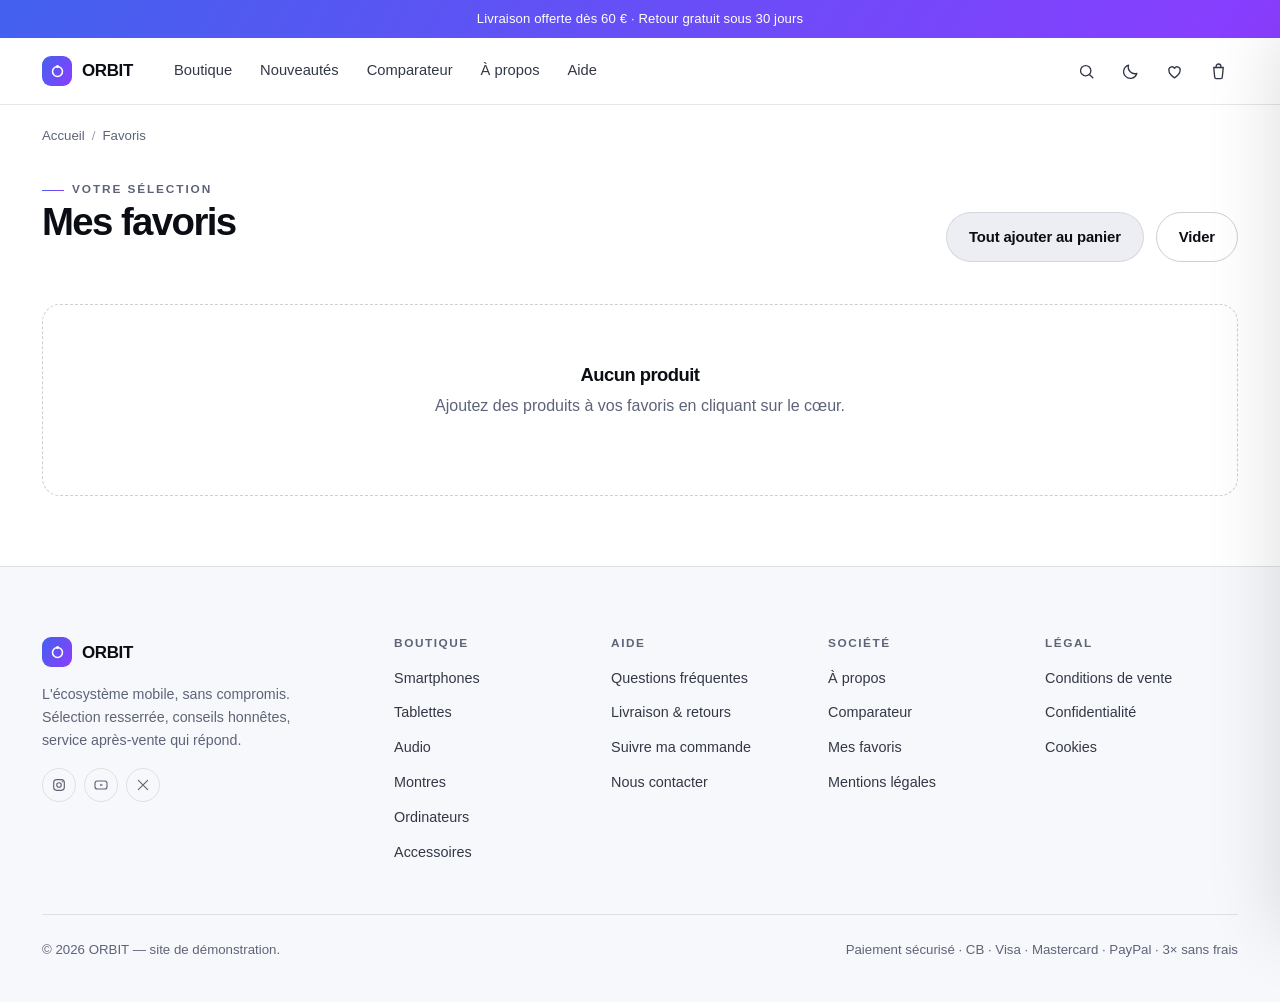
<file: favoris.html>
<!DOCTYPE html>
<html lang="fr" data-theme="dark">
<head>
<meta charset="utf-8">
<meta name="viewport" content="width=device-width, initial-scale=1">
<title>Mes favoris — ORBIT</title>
<meta name="description" content="Retrouvez les produits que vous avez enregistrés.">
<link rel="icon" href="assets/img/favicon.svg" type="image/svg+xml">
<link rel="stylesheet" href="assets/css/style.css">
<script>
  /* Applique le thème avant le premier rendu, pour éviter que la page
     n'apparaisse une fraction de seconde dans la mauvaise couleur. */
  (function () {
    try {
      var t = JSON.parse(localStorage.getItem('orbit_theme'));
      if (t !== 'clair' && t !== 'sombre') {
        t = window.matchMedia('(prefers-color-scheme: light)').matches ? 'clair' : 'sombre';
      }
      document.documentElement.setAttribute('data-theme', t === 'clair' ? 'light' : 'dark');
    } catch (e) { /* stockage indisponible : on garde le thème par défaut */ }
  })();
</script>
</head>
<body class="page">
<a class="skip-link" href="#contenu">Aller au contenu</a>

<div class="annonce">
  <span>Livraison offerte dès 60 € · Retour gratuit sous 30 jours</span>
</div>

<header class="header">
  <div class="container header__inner">
    <a class="logo" href="index.html">
      <span class="logo__mark"><svg viewBox="0 0 24 24" fill="none" stroke="currentColor" stroke-width="2.2" stroke-linecap="round"><circle cx="12" cy="12" r="7"/><circle cx="12" cy="5" r="2.2" fill="currentColor" stroke="none"/></svg></span>
      ORBIT
    </a>

    <nav class="nav" id="nav" aria-label="Navigation principale"><a href="boutique.html">Boutique</a><a href="boutique.html?tri=nouveaute">Nouveautés</a><a href="comparateur.html">Comparateur</a><a href="a-propos.html">À propos</a><a href="faq.html">Aide</a></nav>

    <div class="header__actions">
      <button class="icon-btn" type="button" data-ouvrir-recherche aria-label="Rechercher (Ctrl+K)">
        <svg viewBox="0 0 24 24" fill="none" stroke="currentColor" stroke-width="1.7" stroke-linecap="round"><circle cx="11" cy="11" r="6.5"/><path d="M16 16l4 4"/></svg>
      </button>
      <button class="icon-btn" type="button" data-bascule-theme aria-pressed="false" aria-label="Changer de thème">
        <svg viewBox="0 0 24 24" fill="none" stroke="currentColor" stroke-width="1.7" stroke-linecap="round" stroke-linejoin="round"><path d="M20 14.5A8.5 8.5 0 0 1 9.5 4a8.5 8.5 0 1 0 10.5 10.5Z"/></svg>
      </button>
      <a class="icon-btn" href="favoris.html" aria-label="Mes favoris">
        <svg viewBox="0 0 24 24" fill="none" stroke="currentColor" stroke-width="1.7" stroke-linecap="round" stroke-linejoin="round"><path d="M12 20s-7-4.5-7-9.2A3.8 3.8 0 0 1 12 8a3.8 3.8 0 0 1 7 2.8C19 15.5 12 20 12 20Z"/></svg>
        <span class="pastille" data-compteur-favoris hidden>0</span>
      </a>
      <button class="icon-btn" type="button" data-ouvrir-panier aria-label="Voir le panier">
        <svg viewBox="0 0 24 24" fill="none" stroke="currentColor" stroke-width="1.7" stroke-linecap="round" stroke-linejoin="round"><path d="M6 7h12l-1.2 12.1A2 2 0 0 1 14.8 21H9.2a2 2 0 0 1-2-1.9L6 7Z"/><path d="M9 7V5.5a3 3 0 0 1 6 0V7"/></svg>
        <span class="pastille" data-compteur-panier hidden>0</span>
      </button>
      <button class="icon-btn burger" id="burger" type="button"
              aria-label="Ouvrir le menu" aria-expanded="false" aria-controls="nav">
        <svg viewBox="0 0 24 24" fill="none" stroke="currentColor" stroke-width="1.7" stroke-linecap="round"><path d="M4 7h16M4 12h16M4 17h16"/></svg>
      </button>
    </div>
  </div>
</header>

<main id="contenu">
  <div class="container">
    <nav class="fil" aria-label="Fil d'Ariane"><a href="index.html">Accueil</a><span>/</span>Favoris</nav>

    <div class="section-head" style="padding-top:26px">
      <div>
        <p class="eyebrow">Votre sélection</p>
        <h1 style="font-size:clamp(1.7rem,3.4vw,2.4rem)">Mes favoris</h1>
        <p id="compteur-favoris-page"></p>
      </div>
      <div class="btn-row" id="actions-favoris" hidden>
        <button class="btn btn--soft" type="button" id="tout-ajouter">Tout ajouter au panier</button>
        <button class="btn btn--ghost" type="button" id="vider-favoris">Vider</button>
      </div>
    </div>

    <div class="grille-produits" id="grille-favoris" style="padding-bottom:70px"></div>
  </div>
</main>

<footer class="footer">
  <div class="container">
    <div class="footer__grid">
      <div class="footer__marque">
        <a class="logo" href="index.html">
          <span class="logo__mark"><svg viewBox="0 0 24 24" fill="none" stroke="currentColor" stroke-width="2.2" stroke-linecap="round"><circle cx="12" cy="12" r="7"/><circle cx="12" cy="5" r="2.2" fill="currentColor" stroke="none"/></svg></span>
          ORBIT
        </a>
        <p>L'écosystème mobile, sans compromis. Sélection resserrée, conseils honnêtes, service après-vente qui répond.</p>
        <div class="reseaux">
          <a href="#" aria-label="Instagram"><svg viewBox="0 0 24 24" fill="none" stroke="currentColor" stroke-width="1.7"><rect x="4" y="4" width="16" height="16" rx="4.5"/><circle cx="12" cy="12" r="3.4"/><circle cx="17" cy="7" r="1" fill="currentColor" stroke="none"/></svg></a>
          <a href="#" aria-label="YouTube"><svg viewBox="0 0 24 24" fill="none" stroke="currentColor" stroke-width="1.7"><rect x="3" y="6" width="18" height="12" rx="3.5"/><path d="M11 10l4 2-4 2v-4Z" fill="currentColor" stroke="none"/></svg></a>
          <a href="#" aria-label="X"><svg viewBox="0 0 24 24" fill="none" stroke="currentColor" stroke-width="1.7" stroke-linecap="round"><path d="M5 5l14 14M19 5L5 19"/></svg></a>
        </div>
      </div>

      <div>
        <h4>Boutique</h4>
        <ul>
          <li><a href="boutique.html?categorie=smartphones">Smartphones</a></li>
          <li><a href="boutique.html?categorie=tablettes">Tablettes</a></li>
          <li><a href="boutique.html?categorie=audio">Audio</a></li>
          <li><a href="boutique.html?categorie=montres">Montres</a></li>
          <li><a href="boutique.html?categorie=ordinateurs">Ordinateurs</a></li>
          <li><a href="boutique.html?categorie=accessoires">Accessoires</a></li>
        </ul>
      </div>

      <div>
        <h4>Aide</h4>
        <ul>
          <li><a href="faq.html">Questions fréquentes</a></li>
          <li><a href="livraison-retours.html">Livraison &amp; retours</a></li>
          <li><a href="suivi.html">Suivre ma commande</a></li>
          <li><a href="contact.html">Nous contacter</a></li>
        </ul>
      </div>

      <div>
        <h4>Société</h4>
        <ul>
          <li><a href="a-propos.html">À propos</a></li>
          <li><a href="comparateur.html">Comparateur</a></li>
          <li><a href="favoris.html">Mes favoris</a></li>
          <li><a href="mentions-legales.html">Mentions légales</a></li>
        </ul>
      </div>

      <div>
        <h4>Légal</h4>
        <ul>
          <li><a href="mentions-legales.html#cgv">Conditions de vente</a></li>
          <li><a href="mentions-legales.html#confidentialite">Confidentialité</a></li>
          <li><a href="mentions-legales.html#cookies">Cookies</a></li>
        </ul>
      </div>
    </div>

    <div class="footer__bas">
      <p>© <span data-annee>2026</span> ORBIT — site de démonstration.</p>
      <p>Paiement sécurisé · CB · Visa · Mastercard · PayPal · 3× sans frais</p>
    </div>
  </div>
</footer>

<div class="voile" id="voile"></div>

<aside class="tiroir" id="tiroir-panier" aria-label="Panier">
  <div class="tiroir__head">
    <h2>Votre panier</h2>
    <button class="icon-btn" type="button" data-fermer-tiroir aria-label="Fermer le panier">
      <svg viewBox="0 0 24 24" fill="none" stroke="currentColor" stroke-width="1.7" stroke-linecap="round"><path d="M6 6l12 12M18 6L6 18"/></svg>
    </button>
  </div>
  <div class="tiroir__corps" id="tiroir-corps"></div>
  <div class="tiroir__pied" id="tiroir-pied"></div>
</aside>

<div class="recherche" id="recherche" role="dialog" aria-modal="true" aria-label="Recherche">
  <div class="recherche__boite">
    <div class="recherche__champ">
      <svg viewBox="0 0 24 24" fill="none" stroke="currentColor" stroke-width="1.7" stroke-linecap="round"><circle cx="11" cy="11" r="6.5"/><path d="M16 16l4 4"/></svg>
      <label class="sr-only" for="champ-recherche">Rechercher un produit</label>
      <input id="champ-recherche" type="search" placeholder="Rechercher un produit, une marque…" autocomplete="off">
      <span class="kbd">Échap</span>
    </div>
    <div class="recherche__resultats" id="resultats-recherche"></div>
  </div>
</div>

<div class="barre-comparateur" id="barre-comparateur" data-visible="false">
  <div class="barre-comparateur__vignettes"></div>
  <span data-compare-texte></span>
  <a class="btn btn--sm" href="comparateur.html">Comparer</a>
</div>

<script src="assets/js/data.js"></script>
<script src="assets/js/app.js"></script>
</body>
</html>
</file>
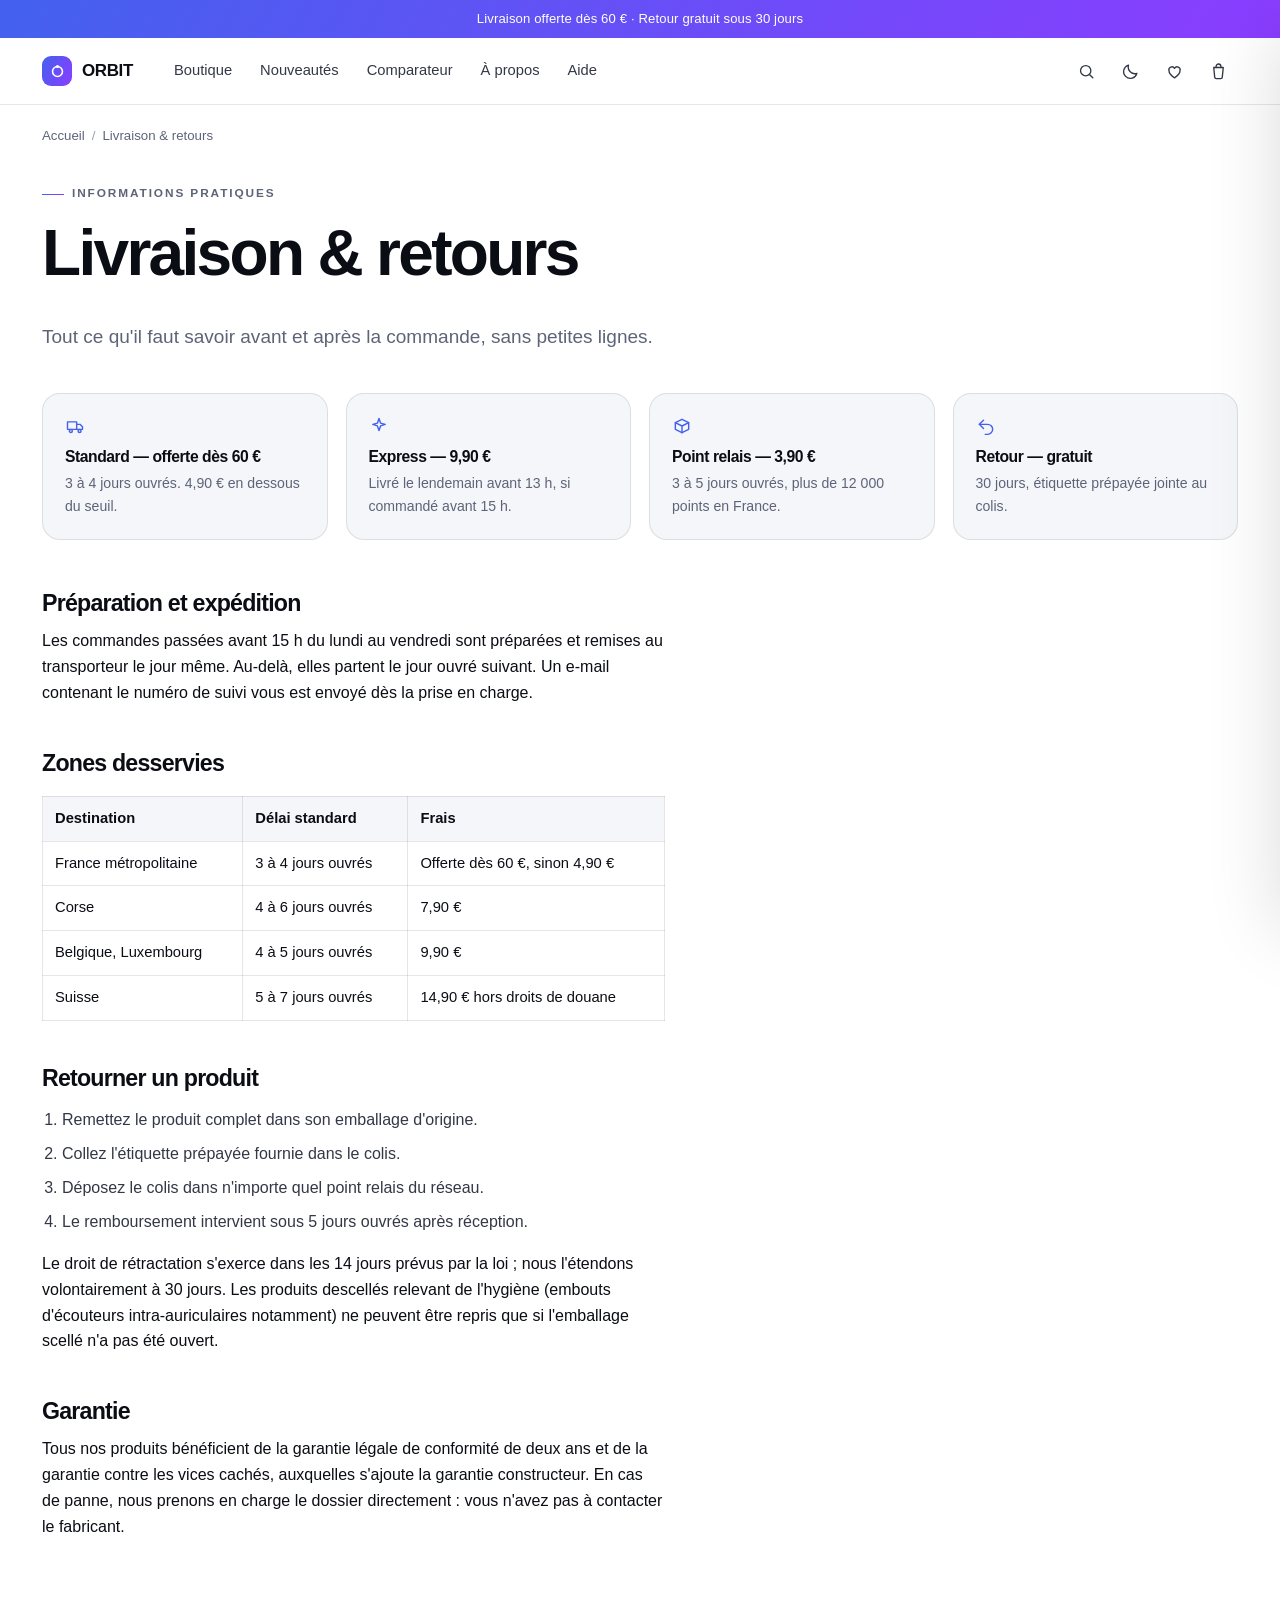
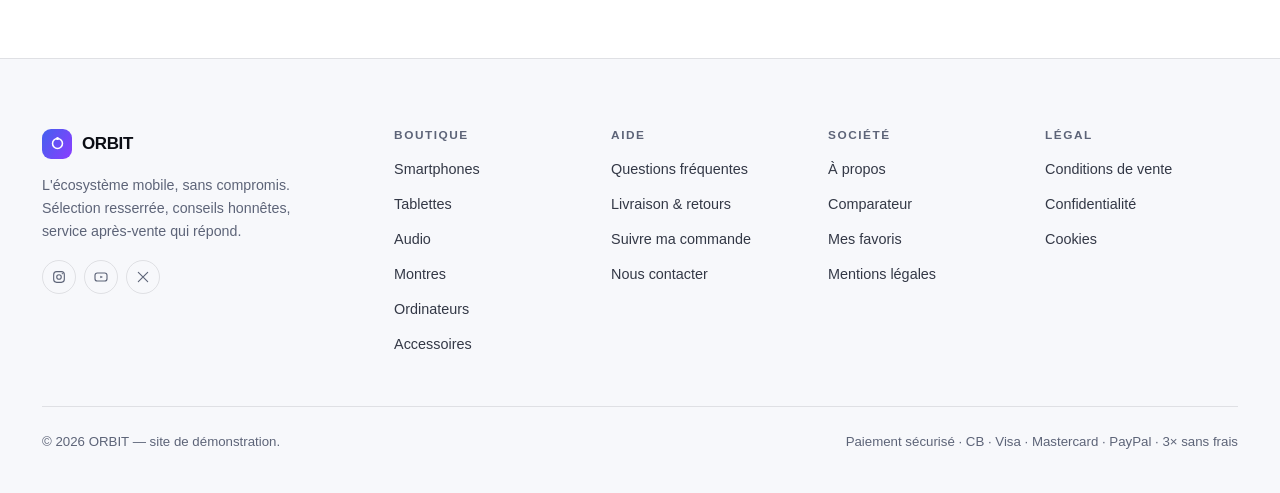
<file: livraison-retours.html>
<!DOCTYPE html>
<html lang="fr" data-theme="dark">
<head>
<meta charset="utf-8">
<meta name="viewport" content="width=device-width, initial-scale=1">
<title>Livraison & retours — ORBIT</title>
<meta name="description" content="Délais, tarifs, zones desservies et modalités de retour.">
<link rel="icon" href="assets/img/favicon.svg" type="image/svg+xml">
<link rel="stylesheet" href="assets/css/style.css">
<script>
  /* Applique le thème avant le premier rendu, pour éviter que la page
     n'apparaisse une fraction de seconde dans la mauvaise couleur. */
  (function () {
    try {
      var t = JSON.parse(localStorage.getItem('orbit_theme'));
      if (t !== 'clair' && t !== 'sombre') {
        t = window.matchMedia('(prefers-color-scheme: light)').matches ? 'clair' : 'sombre';
      }
      document.documentElement.setAttribute('data-theme', t === 'clair' ? 'light' : 'dark');
    } catch (e) { /* stockage indisponible : on garde le thème par défaut */ }
  })();
</script>
</head>
<body class="page">
<a class="skip-link" href="#contenu">Aller au contenu</a>

<div class="annonce">
  <span>Livraison offerte dès 60 € · Retour gratuit sous 30 jours</span>
</div>

<header class="header">
  <div class="container header__inner">
    <a class="logo" href="index.html">
      <span class="logo__mark"><svg viewBox="0 0 24 24" fill="none" stroke="currentColor" stroke-width="2.2" stroke-linecap="round"><circle cx="12" cy="12" r="7"/><circle cx="12" cy="5" r="2.2" fill="currentColor" stroke="none"/></svg></span>
      ORBIT
    </a>

    <nav class="nav" id="nav" aria-label="Navigation principale"><a href="boutique.html">Boutique</a><a href="boutique.html?tri=nouveaute">Nouveautés</a><a href="comparateur.html">Comparateur</a><a href="a-propos.html">À propos</a><a href="faq.html">Aide</a></nav>

    <div class="header__actions">
      <button class="icon-btn" type="button" data-ouvrir-recherche aria-label="Rechercher (Ctrl+K)">
        <svg viewBox="0 0 24 24" fill="none" stroke="currentColor" stroke-width="1.7" stroke-linecap="round"><circle cx="11" cy="11" r="6.5"/><path d="M16 16l4 4"/></svg>
      </button>
      <button class="icon-btn" type="button" data-bascule-theme aria-pressed="false" aria-label="Changer de thème">
        <svg viewBox="0 0 24 24" fill="none" stroke="currentColor" stroke-width="1.7" stroke-linecap="round" stroke-linejoin="round"><path d="M20 14.5A8.5 8.5 0 0 1 9.5 4a8.5 8.5 0 1 0 10.5 10.5Z"/></svg>
      </button>
      <a class="icon-btn" href="favoris.html" aria-label="Mes favoris">
        <svg viewBox="0 0 24 24" fill="none" stroke="currentColor" stroke-width="1.7" stroke-linecap="round" stroke-linejoin="round"><path d="M12 20s-7-4.5-7-9.2A3.8 3.8 0 0 1 12 8a3.8 3.8 0 0 1 7 2.8C19 15.5 12 20 12 20Z"/></svg>
        <span class="pastille" data-compteur-favoris hidden>0</span>
      </a>
      <button class="icon-btn" type="button" data-ouvrir-panier aria-label="Voir le panier">
        <svg viewBox="0 0 24 24" fill="none" stroke="currentColor" stroke-width="1.7" stroke-linecap="round" stroke-linejoin="round"><path d="M6 7h12l-1.2 12.1A2 2 0 0 1 14.8 21H9.2a2 2 0 0 1-2-1.9L6 7Z"/><path d="M9 7V5.5a3 3 0 0 1 6 0V7"/></svg>
        <span class="pastille" data-compteur-panier hidden>0</span>
      </button>
      <button class="icon-btn burger" id="burger" type="button"
              aria-label="Ouvrir le menu" aria-expanded="false" aria-controls="nav">
        <svg viewBox="0 0 24 24" fill="none" stroke="currentColor" stroke-width="1.7" stroke-linecap="round"><path d="M4 7h16M4 12h16M4 17h16"/></svg>
      </button>
    </div>
  </div>
</header>

<main id="contenu">
  <div class="container">
    <nav class="fil" aria-label="Fil d'Ariane"><a href="index.html">Accueil</a><span>/</span>Livraison &amp; retours</nav>
  </div>

  <section class="section" style="padding-top:30px">
    <div class="container">
      <div style="max-width:700px;margin-bottom:40px">
        <p class="eyebrow">Informations pratiques</p>
        <h1>Livraison &amp; retours</h1>
        <p class="lead">Tout ce qu'il faut savoir avant et après la commande, sans petites lignes.</p>
      </div>

      <div class="cartes-info" style="margin-bottom:50px">
        <div class="carte-info"><svg viewBox="0 0 24 24" fill="none" stroke="currentColor" stroke-width="1.7" stroke-linecap="round" stroke-linejoin="round"><path d="M3 7h11v9H3zM14 10h4l3 3v3h-7z"/><circle cx="7" cy="18" r="1.8"/><circle cx="17.5" cy="18" r="1.8"/></svg><h3>Standard — offerte dès 60 €</h3><p>3 à 4 jours ouvrés. 4,90 € en dessous du seuil.</p></div>
        <div class="carte-info"><svg viewBox="0 0 24 24" fill="none" stroke="currentColor" stroke-width="1.7" stroke-linejoin="round"><path d="M12 3l1.9 5.6L19.5 10l-5.6 1.9L12 17.5l-1.9-5.6L4.5 10l5.6-1.4L12 3Z"/></svg><h3>Express — 9,90 €</h3><p>Livré le lendemain avant 13 h, si commandé avant 15 h.</p></div>
        <div class="carte-info"><svg viewBox="0 0 24 24" fill="none" stroke="currentColor" stroke-width="1.7" stroke-linecap="round" stroke-linejoin="round"><path d="M4 8l8-4 8 4v8l-8 4-8-4V8Z"/><path d="M4 8l8 4 8-4M12 12v8"/></svg><h3>Point relais — 3,90 €</h3><p>3 à 5 jours ouvrés, plus de 12 000 points en France.</p></div>
        <div class="carte-info"><svg viewBox="0 0 24 24" fill="none" stroke="currentColor" stroke-width="1.7" stroke-linecap="round" stroke-linejoin="round"><path d="M9 5L4 10l5 5"/><path d="M4 10h10a6 6 0 0 1 0 12h-3"/></svg><h3>Retour — gratuit</h3><p>30 jours, étiquette prépayée jointe au colis.</p></div>
      </div>

      <div class="prose">
        <h2>Préparation et expédition</h2>
        <p>
          Les commandes passées avant 15 h du lundi au vendredi sont préparées et remises
          au transporteur le jour même. Au-delà, elles partent le jour ouvré suivant.
          Un e-mail contenant le numéro de suivi vous est envoyé dès la prise en charge.
        </p>

        <h2>Zones desservies</h2>
        <table>
          <thead><tr><th>Destination</th><th>Délai standard</th><th>Frais</th></tr></thead>
          <tbody>
            <tr><td>France métropolitaine</td><td>3 à 4 jours ouvrés</td><td>Offerte dès 60 €, sinon 4,90 €</td></tr>
            <tr><td>Corse</td><td>4 à 6 jours ouvrés</td><td>7,90 €</td></tr>
            <tr><td>Belgique, Luxembourg</td><td>4 à 5 jours ouvrés</td><td>9,90 €</td></tr>
            <tr><td>Suisse</td><td>5 à 7 jours ouvrés</td><td>14,90 € hors droits de douane</td></tr>
          </tbody>
        </table>

        <h2>Retourner un produit</h2>
        <ol>
          <li>Remettez le produit complet dans son emballage d'origine.</li>
          <li>Collez l'étiquette prépayée fournie dans le colis.</li>
          <li>Déposez le colis dans n'importe quel point relais du réseau.</li>
          <li>Le remboursement intervient sous 5 jours ouvrés après réception.</li>
        </ol>
        <p>
          Le droit de rétractation s'exerce dans les 14 jours prévus par la loi ; nous
          l'étendons volontairement à 30 jours. Les produits descellés relevant de l'hygiène
          (embouts d'écouteurs intra-auriculaires notamment) ne peuvent être repris que si
          l'emballage scellé n'a pas été ouvert.
        </p>

        <h2>Garantie</h2>
        <p>
          Tous nos produits bénéficient de la garantie légale de conformité de deux ans et
          de la garantie contre les vices cachés, auxquelles s'ajoute la garantie
          constructeur. En cas de panne, nous prenons en charge le dossier directement :
          vous n'avez pas à contacter le fabricant.
        </p>
      </div>
    </div>
  </section>
</main>

<footer class="footer">
  <div class="container">
    <div class="footer__grid">
      <div class="footer__marque">
        <a class="logo" href="index.html">
          <span class="logo__mark"><svg viewBox="0 0 24 24" fill="none" stroke="currentColor" stroke-width="2.2" stroke-linecap="round"><circle cx="12" cy="12" r="7"/><circle cx="12" cy="5" r="2.2" fill="currentColor" stroke="none"/></svg></span>
          ORBIT
        </a>
        <p>L'écosystème mobile, sans compromis. Sélection resserrée, conseils honnêtes, service après-vente qui répond.</p>
        <div class="reseaux">
          <a href="#" aria-label="Instagram"><svg viewBox="0 0 24 24" fill="none" stroke="currentColor" stroke-width="1.7"><rect x="4" y="4" width="16" height="16" rx="4.5"/><circle cx="12" cy="12" r="3.4"/><circle cx="17" cy="7" r="1" fill="currentColor" stroke="none"/></svg></a>
          <a href="#" aria-label="YouTube"><svg viewBox="0 0 24 24" fill="none" stroke="currentColor" stroke-width="1.7"><rect x="3" y="6" width="18" height="12" rx="3.5"/><path d="M11 10l4 2-4 2v-4Z" fill="currentColor" stroke="none"/></svg></a>
          <a href="#" aria-label="X"><svg viewBox="0 0 24 24" fill="none" stroke="currentColor" stroke-width="1.7" stroke-linecap="round"><path d="M5 5l14 14M19 5L5 19"/></svg></a>
        </div>
      </div>

      <div>
        <h4>Boutique</h4>
        <ul>
          <li><a href="boutique.html?categorie=smartphones">Smartphones</a></li>
          <li><a href="boutique.html?categorie=tablettes">Tablettes</a></li>
          <li><a href="boutique.html?categorie=audio">Audio</a></li>
          <li><a href="boutique.html?categorie=montres">Montres</a></li>
          <li><a href="boutique.html?categorie=ordinateurs">Ordinateurs</a></li>
          <li><a href="boutique.html?categorie=accessoires">Accessoires</a></li>
        </ul>
      </div>

      <div>
        <h4>Aide</h4>
        <ul>
          <li><a href="faq.html">Questions fréquentes</a></li>
          <li><a href="livraison-retours.html">Livraison &amp; retours</a></li>
          <li><a href="suivi.html">Suivre ma commande</a></li>
          <li><a href="contact.html">Nous contacter</a></li>
        </ul>
      </div>

      <div>
        <h4>Société</h4>
        <ul>
          <li><a href="a-propos.html">À propos</a></li>
          <li><a href="comparateur.html">Comparateur</a></li>
          <li><a href="favoris.html">Mes favoris</a></li>
          <li><a href="mentions-legales.html">Mentions légales</a></li>
        </ul>
      </div>

      <div>
        <h4>Légal</h4>
        <ul>
          <li><a href="mentions-legales.html#cgv">Conditions de vente</a></li>
          <li><a href="mentions-legales.html#confidentialite">Confidentialité</a></li>
          <li><a href="mentions-legales.html#cookies">Cookies</a></li>
        </ul>
      </div>
    </div>

    <div class="footer__bas">
      <p>© <span data-annee>2026</span> ORBIT — site de démonstration.</p>
      <p>Paiement sécurisé · CB · Visa · Mastercard · PayPal · 3× sans frais</p>
    </div>
  </div>
</footer>

<div class="voile" id="voile"></div>

<aside class="tiroir" id="tiroir-panier" aria-label="Panier">
  <div class="tiroir__head">
    <h2>Votre panier</h2>
    <button class="icon-btn" type="button" data-fermer-tiroir aria-label="Fermer le panier">
      <svg viewBox="0 0 24 24" fill="none" stroke="currentColor" stroke-width="1.7" stroke-linecap="round"><path d="M6 6l12 12M18 6L6 18"/></svg>
    </button>
  </div>
  <div class="tiroir__corps" id="tiroir-corps"></div>
  <div class="tiroir__pied" id="tiroir-pied"></div>
</aside>

<div class="recherche" id="recherche" role="dialog" aria-modal="true" aria-label="Recherche">
  <div class="recherche__boite">
    <div class="recherche__champ">
      <svg viewBox="0 0 24 24" fill="none" stroke="currentColor" stroke-width="1.7" stroke-linecap="round"><circle cx="11" cy="11" r="6.5"/><path d="M16 16l4 4"/></svg>
      <label class="sr-only" for="champ-recherche">Rechercher un produit</label>
      <input id="champ-recherche" type="search" placeholder="Rechercher un produit, une marque…" autocomplete="off">
      <span class="kbd">Échap</span>
    </div>
    <div class="recherche__resultats" id="resultats-recherche"></div>
  </div>
</div>

<div class="barre-comparateur" id="barre-comparateur" data-visible="false">
  <div class="barre-comparateur__vignettes"></div>
  <span data-compare-texte></span>
  <a class="btn btn--sm" href="comparateur.html">Comparer</a>
</div>

<script src="assets/js/data.js"></script>
<script src="assets/js/app.js"></script>
</body>
</html>
</file>
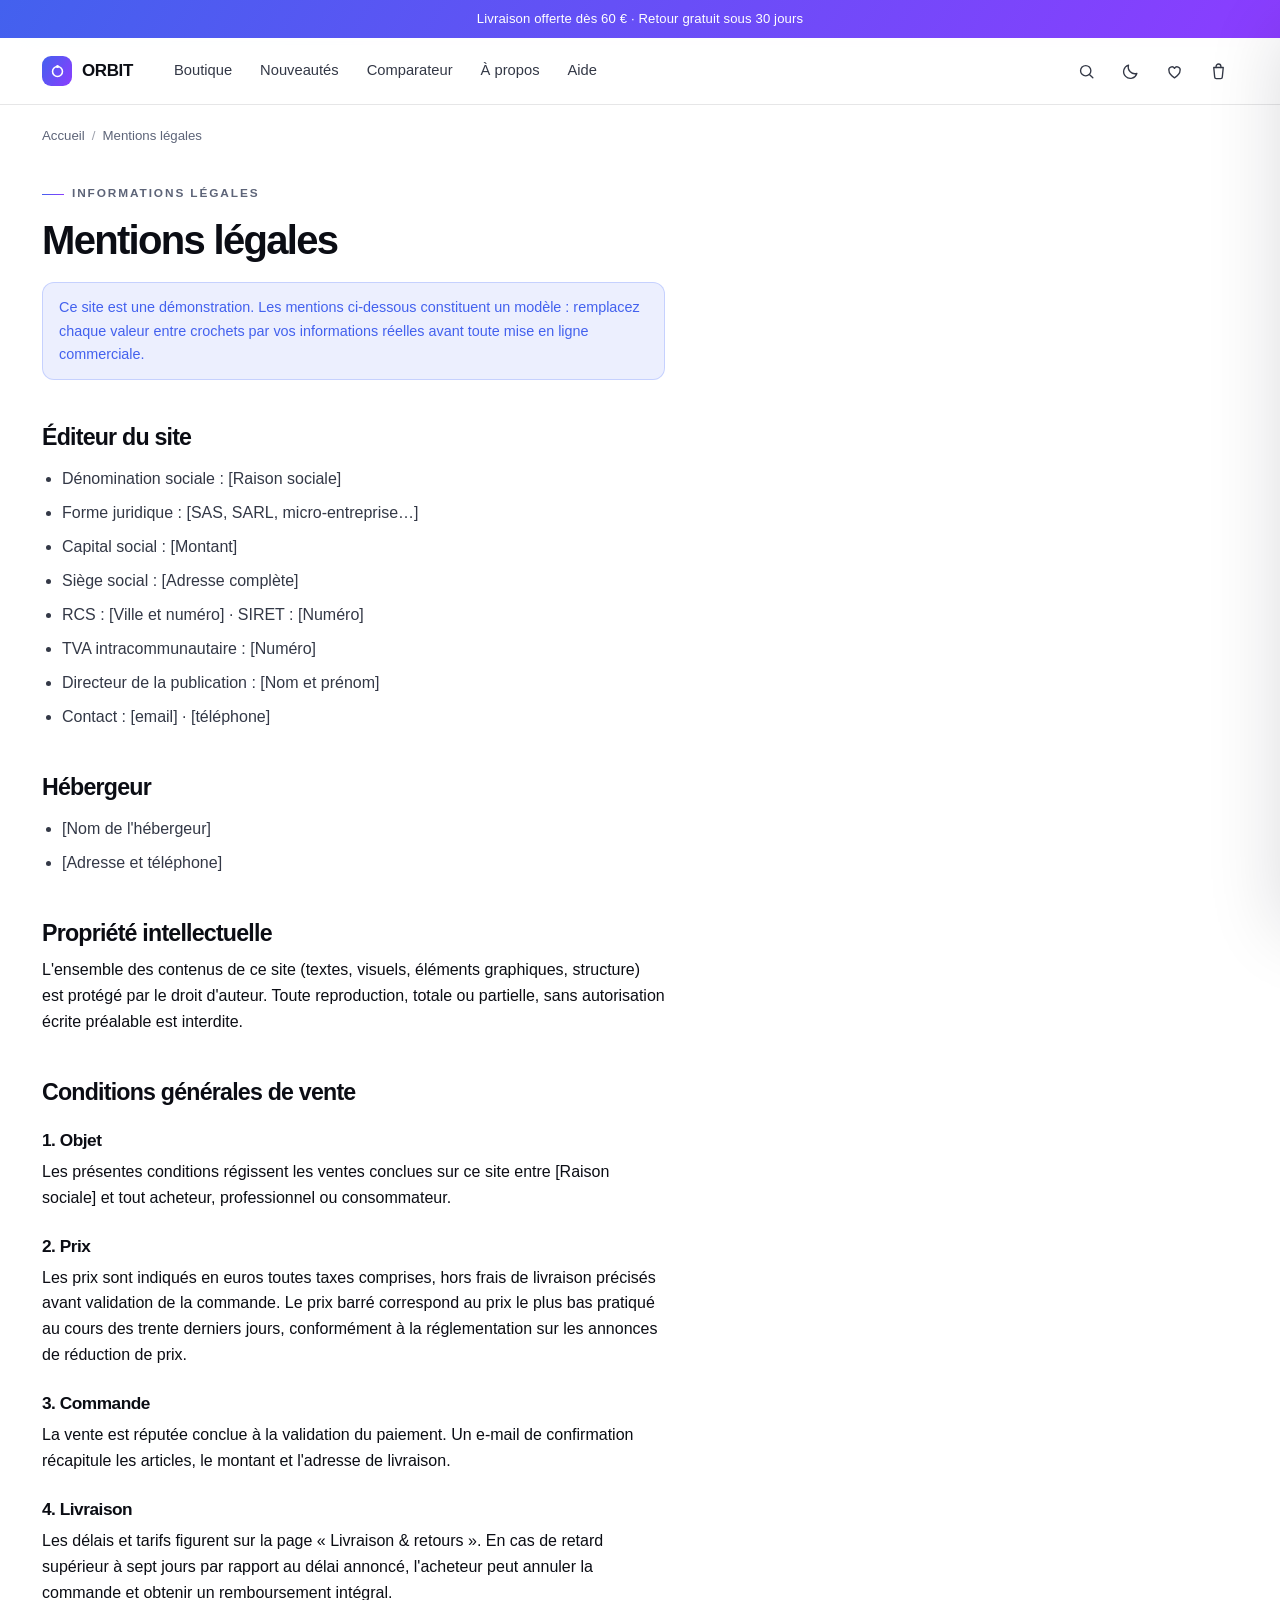
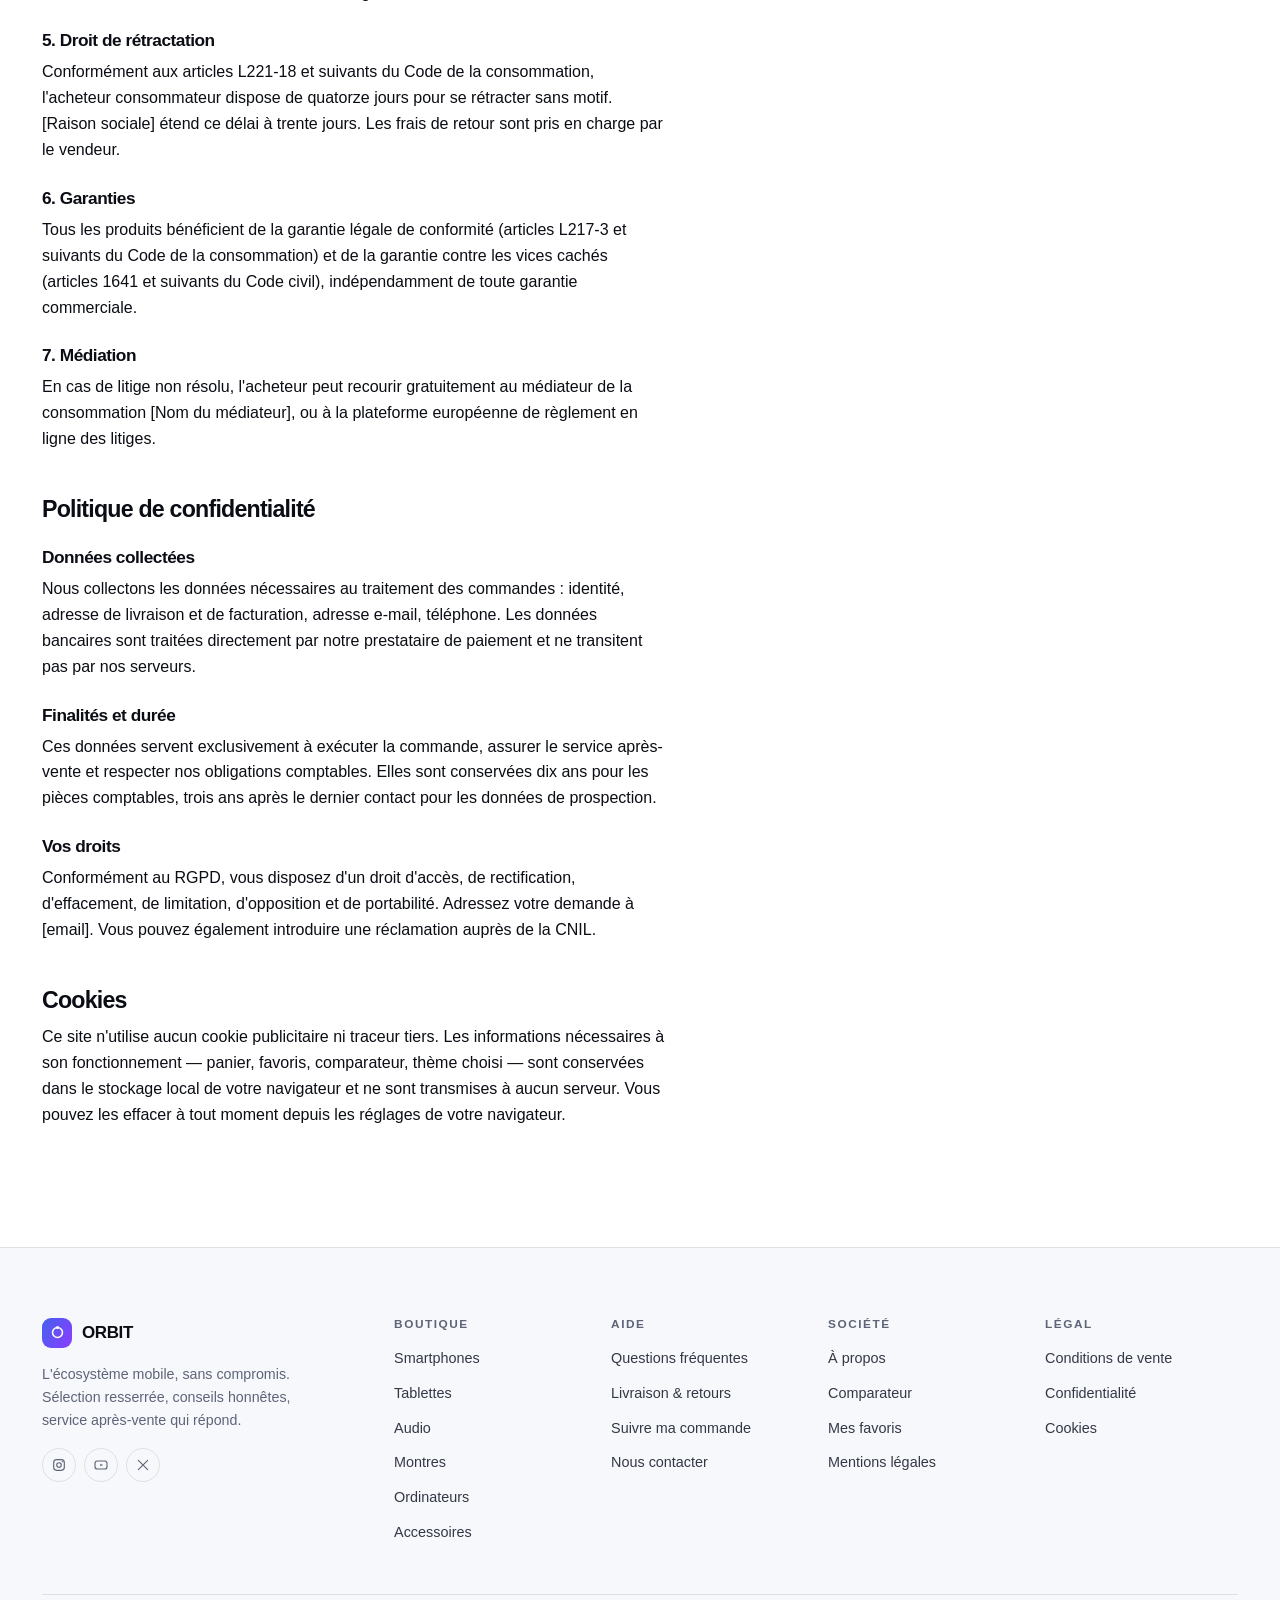
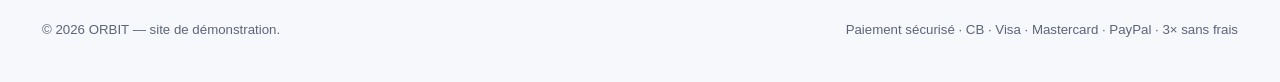
<file: mentions-legales.html>
<!DOCTYPE html>
<html lang="fr" data-theme="dark">
<head>
<meta charset="utf-8">
<meta name="viewport" content="width=device-width, initial-scale=1">
<title>Mentions légales — ORBIT</title>
<meta name="description" content="Mentions légales, conditions générales de vente et politique de confidentialité.">
<link rel="icon" href="assets/img/favicon.svg" type="image/svg+xml">
<link rel="stylesheet" href="assets/css/style.css">
<script>
  /* Applique le thème avant le premier rendu, pour éviter que la page
     n'apparaisse une fraction de seconde dans la mauvaise couleur. */
  (function () {
    try {
      var t = JSON.parse(localStorage.getItem('orbit_theme'));
      if (t !== 'clair' && t !== 'sombre') {
        t = window.matchMedia('(prefers-color-scheme: light)').matches ? 'clair' : 'sombre';
      }
      document.documentElement.setAttribute('data-theme', t === 'clair' ? 'light' : 'dark');
    } catch (e) { /* stockage indisponible : on garde le thème par défaut */ }
  })();
</script>
</head>
<body class="page">
<a class="skip-link" href="#contenu">Aller au contenu</a>

<div class="annonce">
  <span>Livraison offerte dès 60 € · Retour gratuit sous 30 jours</span>
</div>

<header class="header">
  <div class="container header__inner">
    <a class="logo" href="index.html">
      <span class="logo__mark"><svg viewBox="0 0 24 24" fill="none" stroke="currentColor" stroke-width="2.2" stroke-linecap="round"><circle cx="12" cy="12" r="7"/><circle cx="12" cy="5" r="2.2" fill="currentColor" stroke="none"/></svg></span>
      ORBIT
    </a>

    <nav class="nav" id="nav" aria-label="Navigation principale"><a href="boutique.html">Boutique</a><a href="boutique.html?tri=nouveaute">Nouveautés</a><a href="comparateur.html">Comparateur</a><a href="a-propos.html">À propos</a><a href="faq.html">Aide</a></nav>

    <div class="header__actions">
      <button class="icon-btn" type="button" data-ouvrir-recherche aria-label="Rechercher (Ctrl+K)">
        <svg viewBox="0 0 24 24" fill="none" stroke="currentColor" stroke-width="1.7" stroke-linecap="round"><circle cx="11" cy="11" r="6.5"/><path d="M16 16l4 4"/></svg>
      </button>
      <button class="icon-btn" type="button" data-bascule-theme aria-pressed="false" aria-label="Changer de thème">
        <svg viewBox="0 0 24 24" fill="none" stroke="currentColor" stroke-width="1.7" stroke-linecap="round" stroke-linejoin="round"><path d="M20 14.5A8.5 8.5 0 0 1 9.5 4a8.5 8.5 0 1 0 10.5 10.5Z"/></svg>
      </button>
      <a class="icon-btn" href="favoris.html" aria-label="Mes favoris">
        <svg viewBox="0 0 24 24" fill="none" stroke="currentColor" stroke-width="1.7" stroke-linecap="round" stroke-linejoin="round"><path d="M12 20s-7-4.5-7-9.2A3.8 3.8 0 0 1 12 8a3.8 3.8 0 0 1 7 2.8C19 15.5 12 20 12 20Z"/></svg>
        <span class="pastille" data-compteur-favoris hidden>0</span>
      </a>
      <button class="icon-btn" type="button" data-ouvrir-panier aria-label="Voir le panier">
        <svg viewBox="0 0 24 24" fill="none" stroke="currentColor" stroke-width="1.7" stroke-linecap="round" stroke-linejoin="round"><path d="M6 7h12l-1.2 12.1A2 2 0 0 1 14.8 21H9.2a2 2 0 0 1-2-1.9L6 7Z"/><path d="M9 7V5.5a3 3 0 0 1 6 0V7"/></svg>
        <span class="pastille" data-compteur-panier hidden>0</span>
      </button>
      <button class="icon-btn burger" id="burger" type="button"
              aria-label="Ouvrir le menu" aria-expanded="false" aria-controls="nav">
        <svg viewBox="0 0 24 24" fill="none" stroke="currentColor" stroke-width="1.7" stroke-linecap="round"><path d="M4 7h16M4 12h16M4 17h16"/></svg>
      </button>
    </div>
  </div>
</header>

<main id="contenu">
  <div class="container">
    <nav class="fil" aria-label="Fil d'Ariane"><a href="index.html">Accueil</a><span>/</span>Mentions légales</nav>
  </div>

  <section class="section" style="padding-top:30px">
    <div class="container">
      <div class="prose">
        <p class="eyebrow">Informations légales</p>
        <h1 style="font-size:clamp(1.8rem,3.6vw,2.5rem)">Mentions légales</h1>

        <div class="alerte alerte--info">
          Ce site est une démonstration. Les mentions ci-dessous constituent un modèle :
          remplacez chaque valeur entre crochets par vos informations réelles avant toute
          mise en ligne commerciale.
        </div>

        <h2>Éditeur du site</h2>
        <ul>
          <li>Dénomination sociale : [Raison sociale]</li>
          <li>Forme juridique : [SAS, SARL, micro-entreprise…]</li>
          <li>Capital social : [Montant]</li>
          <li>Siège social : [Adresse complète]</li>
          <li>RCS : [Ville et numéro] · SIRET : [Numéro]</li>
          <li>TVA intracommunautaire : [Numéro]</li>
          <li>Directeur de la publication : [Nom et prénom]</li>
          <li>Contact : [email] · [téléphone]</li>
        </ul>

        <h2>Hébergeur</h2>
        <ul>
          <li>[Nom de l'hébergeur]</li>
          <li>[Adresse et téléphone]</li>
        </ul>

        <h2>Propriété intellectuelle</h2>
        <p>
          L'ensemble des contenus de ce site (textes, visuels, éléments graphiques,
          structure) est protégé par le droit d'auteur. Toute reproduction, totale ou
          partielle, sans autorisation écrite préalable est interdite.
        </p>

        <h2 id="cgv">Conditions générales de vente</h2>

        <h3>1. Objet</h3>
        <p>
          Les présentes conditions régissent les ventes conclues sur ce site entre
          [Raison sociale] et tout acheteur, professionnel ou consommateur.
        </p>

        <h3>2. Prix</h3>
        <p>
          Les prix sont indiqués en euros toutes taxes comprises, hors frais de livraison
          précisés avant validation de la commande. Le prix barré correspond au prix le plus
          bas pratiqué au cours des trente derniers jours, conformément à la réglementation
          sur les annonces de réduction de prix.
        </p>

        <h3>3. Commande</h3>
        <p>
          La vente est réputée conclue à la validation du paiement. Un e-mail de confirmation
          récapitule les articles, le montant et l'adresse de livraison.
        </p>

        <h3>4. Livraison</h3>
        <p>
          Les délais et tarifs figurent sur la page « Livraison &amp; retours ». En cas de
          retard supérieur à sept jours par rapport au délai annoncé, l'acheteur peut annuler
          la commande et obtenir un remboursement intégral.
        </p>

        <h3>5. Droit de rétractation</h3>
        <p>
          Conformément aux articles L221-18 et suivants du Code de la consommation,
          l'acheteur consommateur dispose de quatorze jours pour se rétracter sans motif.
          [Raison sociale] étend ce délai à trente jours. Les frais de retour sont pris en
          charge par le vendeur.
        </p>

        <h3>6. Garanties</h3>
        <p>
          Tous les produits bénéficient de la garantie légale de conformité (articles L217-3
          et suivants du Code de la consommation) et de la garantie contre les vices cachés
          (articles 1641 et suivants du Code civil), indépendamment de toute garantie
          commerciale.
        </p>

        <h3>7. Médiation</h3>
        <p>
          En cas de litige non résolu, l'acheteur peut recourir gratuitement au médiateur de
          la consommation [Nom du médiateur], ou à la plateforme européenne de règlement en
          ligne des litiges.
        </p>

        <h2 id="confidentialite">Politique de confidentialité</h2>

        <h3>Données collectées</h3>
        <p>
          Nous collectons les données nécessaires au traitement des commandes : identité,
          adresse de livraison et de facturation, adresse e-mail, téléphone. Les données
          bancaires sont traitées directement par notre prestataire de paiement et ne
          transitent pas par nos serveurs.
        </p>

        <h3>Finalités et durée</h3>
        <p>
          Ces données servent exclusivement à exécuter la commande, assurer le service
          après-vente et respecter nos obligations comptables. Elles sont conservées dix ans
          pour les pièces comptables, trois ans après le dernier contact pour les données de
          prospection.
        </p>

        <h3>Vos droits</h3>
        <p>
          Conformément au RGPD, vous disposez d'un droit d'accès, de rectification,
          d'effacement, de limitation, d'opposition et de portabilité. Adressez votre demande
          à [email]. Vous pouvez également introduire une réclamation auprès de la CNIL.
        </p>

        <h2 id="cookies">Cookies</h2>
        <p>
          Ce site n'utilise aucun cookie publicitaire ni traceur tiers. Les informations
          nécessaires à son fonctionnement — panier, favoris, comparateur, thème choisi —
          sont conservées dans le stockage local de votre navigateur et ne sont transmises
          à aucun serveur. Vous pouvez les effacer à tout moment depuis les réglages de
          votre navigateur.
        </p>
      </div>
    </div>
  </section>
</main>

<footer class="footer">
  <div class="container">
    <div class="footer__grid">
      <div class="footer__marque">
        <a class="logo" href="index.html">
          <span class="logo__mark"><svg viewBox="0 0 24 24" fill="none" stroke="currentColor" stroke-width="2.2" stroke-linecap="round"><circle cx="12" cy="12" r="7"/><circle cx="12" cy="5" r="2.2" fill="currentColor" stroke="none"/></svg></span>
          ORBIT
        </a>
        <p>L'écosystème mobile, sans compromis. Sélection resserrée, conseils honnêtes, service après-vente qui répond.</p>
        <div class="reseaux">
          <a href="#" aria-label="Instagram"><svg viewBox="0 0 24 24" fill="none" stroke="currentColor" stroke-width="1.7"><rect x="4" y="4" width="16" height="16" rx="4.5"/><circle cx="12" cy="12" r="3.4"/><circle cx="17" cy="7" r="1" fill="currentColor" stroke="none"/></svg></a>
          <a href="#" aria-label="YouTube"><svg viewBox="0 0 24 24" fill="none" stroke="currentColor" stroke-width="1.7"><rect x="3" y="6" width="18" height="12" rx="3.5"/><path d="M11 10l4 2-4 2v-4Z" fill="currentColor" stroke="none"/></svg></a>
          <a href="#" aria-label="X"><svg viewBox="0 0 24 24" fill="none" stroke="currentColor" stroke-width="1.7" stroke-linecap="round"><path d="M5 5l14 14M19 5L5 19"/></svg></a>
        </div>
      </div>

      <div>
        <h4>Boutique</h4>
        <ul>
          <li><a href="boutique.html?categorie=smartphones">Smartphones</a></li>
          <li><a href="boutique.html?categorie=tablettes">Tablettes</a></li>
          <li><a href="boutique.html?categorie=audio">Audio</a></li>
          <li><a href="boutique.html?categorie=montres">Montres</a></li>
          <li><a href="boutique.html?categorie=ordinateurs">Ordinateurs</a></li>
          <li><a href="boutique.html?categorie=accessoires">Accessoires</a></li>
        </ul>
      </div>

      <div>
        <h4>Aide</h4>
        <ul>
          <li><a href="faq.html">Questions fréquentes</a></li>
          <li><a href="livraison-retours.html">Livraison &amp; retours</a></li>
          <li><a href="suivi.html">Suivre ma commande</a></li>
          <li><a href="contact.html">Nous contacter</a></li>
        </ul>
      </div>

      <div>
        <h4>Société</h4>
        <ul>
          <li><a href="a-propos.html">À propos</a></li>
          <li><a href="comparateur.html">Comparateur</a></li>
          <li><a href="favoris.html">Mes favoris</a></li>
          <li><a href="mentions-legales.html">Mentions légales</a></li>
        </ul>
      </div>

      <div>
        <h4>Légal</h4>
        <ul>
          <li><a href="mentions-legales.html#cgv">Conditions de vente</a></li>
          <li><a href="mentions-legales.html#confidentialite">Confidentialité</a></li>
          <li><a href="mentions-legales.html#cookies">Cookies</a></li>
        </ul>
      </div>
    </div>

    <div class="footer__bas">
      <p>© <span data-annee>2026</span> ORBIT — site de démonstration.</p>
      <p>Paiement sécurisé · CB · Visa · Mastercard · PayPal · 3× sans frais</p>
    </div>
  </div>
</footer>

<div class="voile" id="voile"></div>

<aside class="tiroir" id="tiroir-panier" aria-label="Panier">
  <div class="tiroir__head">
    <h2>Votre panier</h2>
    <button class="icon-btn" type="button" data-fermer-tiroir aria-label="Fermer le panier">
      <svg viewBox="0 0 24 24" fill="none" stroke="currentColor" stroke-width="1.7" stroke-linecap="round"><path d="M6 6l12 12M18 6L6 18"/></svg>
    </button>
  </div>
  <div class="tiroir__corps" id="tiroir-corps"></div>
  <div class="tiroir__pied" id="tiroir-pied"></div>
</aside>

<div class="recherche" id="recherche" role="dialog" aria-modal="true" aria-label="Recherche">
  <div class="recherche__boite">
    <div class="recherche__champ">
      <svg viewBox="0 0 24 24" fill="none" stroke="currentColor" stroke-width="1.7" stroke-linecap="round"><circle cx="11" cy="11" r="6.5"/><path d="M16 16l4 4"/></svg>
      <label class="sr-only" for="champ-recherche">Rechercher un produit</label>
      <input id="champ-recherche" type="search" placeholder="Rechercher un produit, une marque…" autocomplete="off">
      <span class="kbd">Échap</span>
    </div>
    <div class="recherche__resultats" id="resultats-recherche"></div>
  </div>
</div>

<div class="barre-comparateur" id="barre-comparateur" data-visible="false">
  <div class="barre-comparateur__vignettes"></div>
  <span data-compare-texte></span>
  <a class="btn btn--sm" href="comparateur.html">Comparer</a>
</div>

<script src="assets/js/data.js"></script>
<script src="assets/js/app.js"></script>
</body>
</html>
</file>
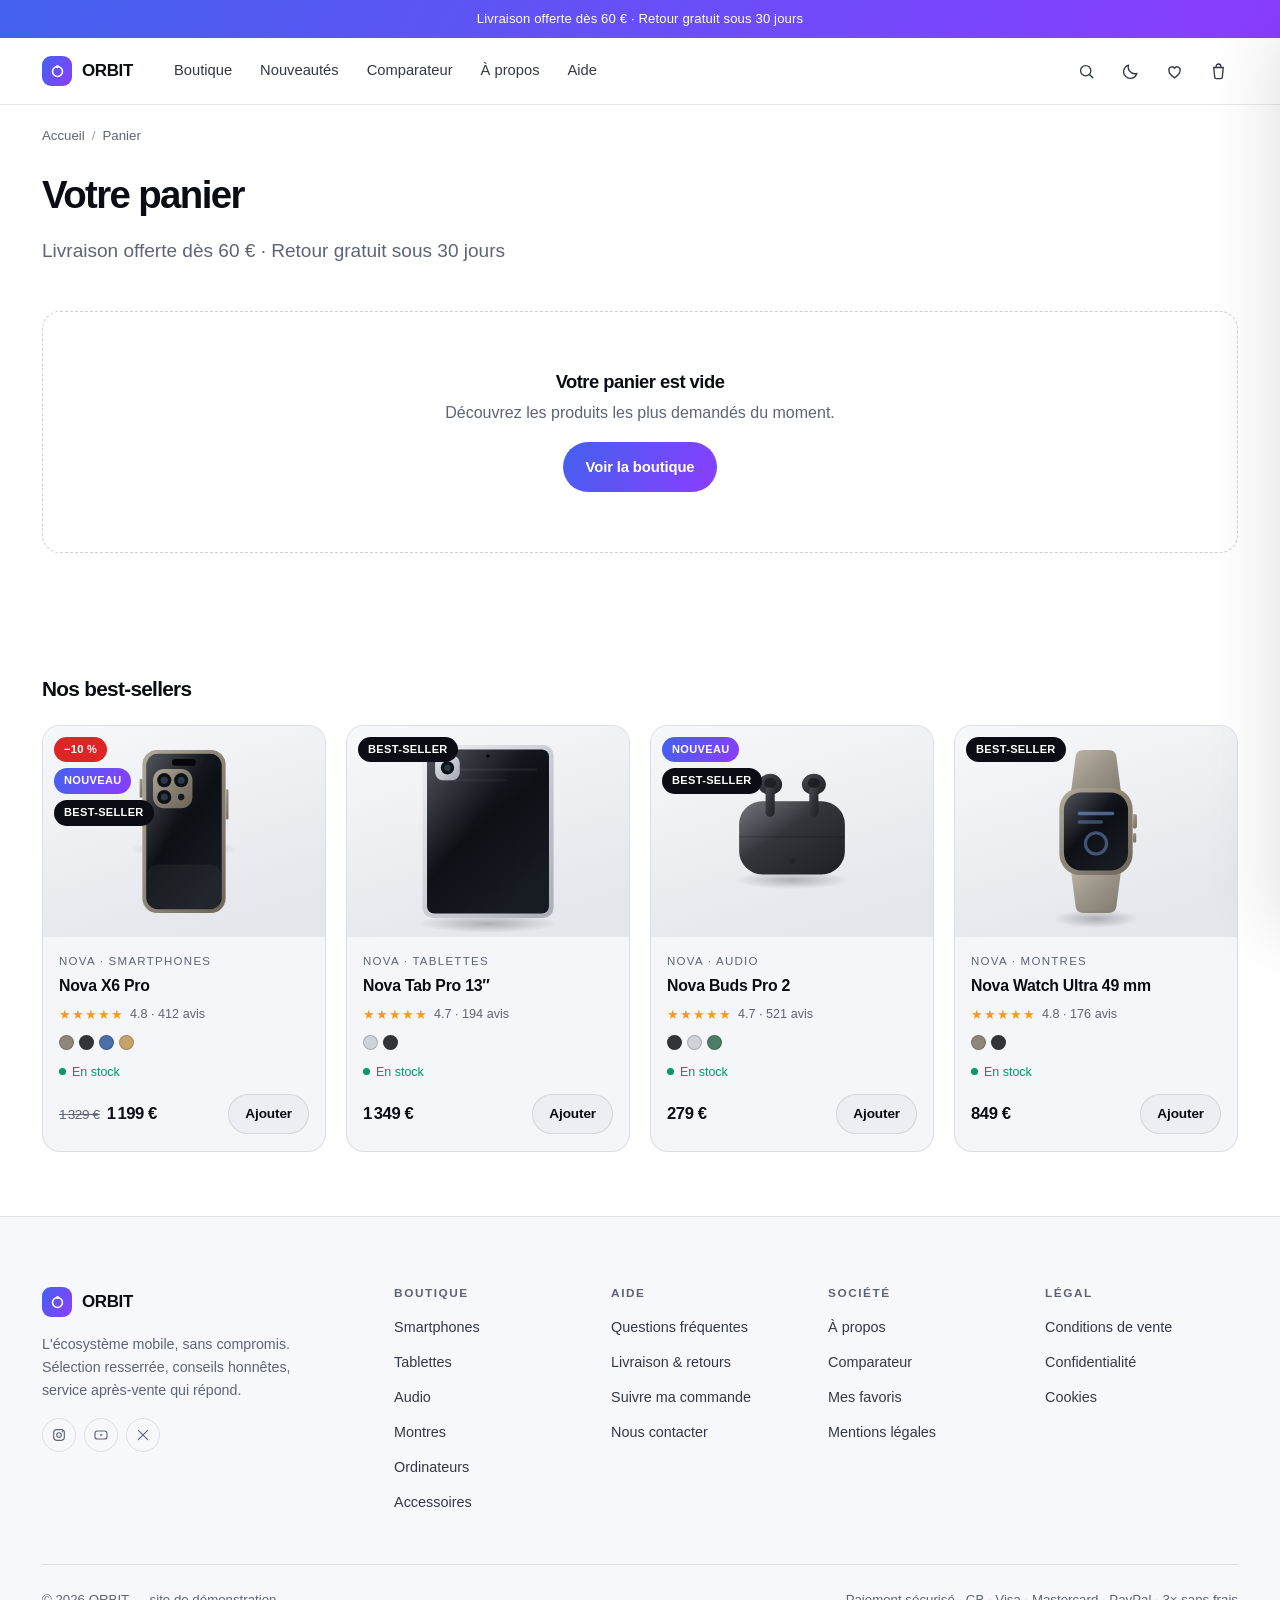
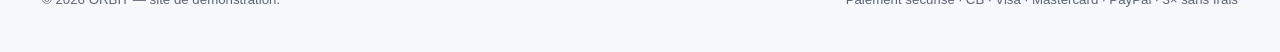
<file: panier.html>
<!DOCTYPE html>
<html lang="fr" data-theme="dark">
<head>
<meta charset="utf-8">
<meta name="viewport" content="width=device-width, initial-scale=1">
<title>Panier — ORBIT</title>
<meta name="description" content="Votre panier ORBIT.">
<link rel="icon" href="assets/img/favicon.svg" type="image/svg+xml">
<link rel="stylesheet" href="assets/css/style.css">
<script>
  /* Applique le thème avant le premier rendu, pour éviter que la page
     n'apparaisse une fraction de seconde dans la mauvaise couleur. */
  (function () {
    try {
      var t = JSON.parse(localStorage.getItem('orbit_theme'));
      if (t !== 'clair' && t !== 'sombre') {
        t = window.matchMedia('(prefers-color-scheme: light)').matches ? 'clair' : 'sombre';
      }
      document.documentElement.setAttribute('data-theme', t === 'clair' ? 'light' : 'dark');
    } catch (e) { /* stockage indisponible : on garde le thème par défaut */ }
  })();
</script>
</head>
<body class="page">
<a class="skip-link" href="#contenu">Aller au contenu</a>

<div class="annonce">
  <span>Livraison offerte dès 60 € · Retour gratuit sous 30 jours</span>
</div>

<header class="header">
  <div class="container header__inner">
    <a class="logo" href="index.html">
      <span class="logo__mark"><svg viewBox="0 0 24 24" fill="none" stroke="currentColor" stroke-width="2.2" stroke-linecap="round"><circle cx="12" cy="12" r="7"/><circle cx="12" cy="5" r="2.2" fill="currentColor" stroke="none"/></svg></span>
      ORBIT
    </a>

    <nav class="nav" id="nav" aria-label="Navigation principale"><a href="boutique.html">Boutique</a><a href="boutique.html?tri=nouveaute">Nouveautés</a><a href="comparateur.html">Comparateur</a><a href="a-propos.html">À propos</a><a href="faq.html">Aide</a></nav>

    <div class="header__actions">
      <button class="icon-btn" type="button" data-ouvrir-recherche aria-label="Rechercher (Ctrl+K)">
        <svg viewBox="0 0 24 24" fill="none" stroke="currentColor" stroke-width="1.7" stroke-linecap="round"><circle cx="11" cy="11" r="6.5"/><path d="M16 16l4 4"/></svg>
      </button>
      <button class="icon-btn" type="button" data-bascule-theme aria-pressed="false" aria-label="Changer de thème">
        <svg viewBox="0 0 24 24" fill="none" stroke="currentColor" stroke-width="1.7" stroke-linecap="round" stroke-linejoin="round"><path d="M20 14.5A8.5 8.5 0 0 1 9.5 4a8.5 8.5 0 1 0 10.5 10.5Z"/></svg>
      </button>
      <a class="icon-btn" href="favoris.html" aria-label="Mes favoris">
        <svg viewBox="0 0 24 24" fill="none" stroke="currentColor" stroke-width="1.7" stroke-linecap="round" stroke-linejoin="round"><path d="M12 20s-7-4.5-7-9.2A3.8 3.8 0 0 1 12 8a3.8 3.8 0 0 1 7 2.8C19 15.5 12 20 12 20Z"/></svg>
        <span class="pastille" data-compteur-favoris hidden>0</span>
      </a>
      <button class="icon-btn" type="button" data-ouvrir-panier aria-label="Voir le panier">
        <svg viewBox="0 0 24 24" fill="none" stroke="currentColor" stroke-width="1.7" stroke-linecap="round" stroke-linejoin="round"><path d="M6 7h12l-1.2 12.1A2 2 0 0 1 14.8 21H9.2a2 2 0 0 1-2-1.9L6 7Z"/><path d="M9 7V5.5a3 3 0 0 1 6 0V7"/></svg>
        <span class="pastille" data-compteur-panier hidden>0</span>
      </button>
      <button class="icon-btn burger" id="burger" type="button"
              aria-label="Ouvrir le menu" aria-expanded="false" aria-controls="nav">
        <svg viewBox="0 0 24 24" fill="none" stroke="currentColor" stroke-width="1.7" stroke-linecap="round"><path d="M4 7h16M4 12h16M4 17h16"/></svg>
      </button>
    </div>
  </div>
</header>

<main id="contenu">
  <div class="container">
    <nav class="fil" aria-label="Fil d'Ariane"><a href="index.html">Accueil</a><span>/</span>Panier</nav>

    <div style="padding:26px 0 24px">
      <h1 style="font-size:clamp(1.7rem,3.4vw,2.4rem)">Votre panier</h1>
      <p class="lead" style="margin:0">Livraison offerte dès 60 € · Retour gratuit sous 30 jours</p>
    </div>

    <div id="zone-panier"></div>
  </div>
</main>

<footer class="footer">
  <div class="container">
    <div class="footer__grid">
      <div class="footer__marque">
        <a class="logo" href="index.html">
          <span class="logo__mark"><svg viewBox="0 0 24 24" fill="none" stroke="currentColor" stroke-width="2.2" stroke-linecap="round"><circle cx="12" cy="12" r="7"/><circle cx="12" cy="5" r="2.2" fill="currentColor" stroke="none"/></svg></span>
          ORBIT
        </a>
        <p>L'écosystème mobile, sans compromis. Sélection resserrée, conseils honnêtes, service après-vente qui répond.</p>
        <div class="reseaux">
          <a href="#" aria-label="Instagram"><svg viewBox="0 0 24 24" fill="none" stroke="currentColor" stroke-width="1.7"><rect x="4" y="4" width="16" height="16" rx="4.5"/><circle cx="12" cy="12" r="3.4"/><circle cx="17" cy="7" r="1" fill="currentColor" stroke="none"/></svg></a>
          <a href="#" aria-label="YouTube"><svg viewBox="0 0 24 24" fill="none" stroke="currentColor" stroke-width="1.7"><rect x="3" y="6" width="18" height="12" rx="3.5"/><path d="M11 10l4 2-4 2v-4Z" fill="currentColor" stroke="none"/></svg></a>
          <a href="#" aria-label="X"><svg viewBox="0 0 24 24" fill="none" stroke="currentColor" stroke-width="1.7" stroke-linecap="round"><path d="M5 5l14 14M19 5L5 19"/></svg></a>
        </div>
      </div>

      <div>
        <h4>Boutique</h4>
        <ul>
          <li><a href="boutique.html?categorie=smartphones">Smartphones</a></li>
          <li><a href="boutique.html?categorie=tablettes">Tablettes</a></li>
          <li><a href="boutique.html?categorie=audio">Audio</a></li>
          <li><a href="boutique.html?categorie=montres">Montres</a></li>
          <li><a href="boutique.html?categorie=ordinateurs">Ordinateurs</a></li>
          <li><a href="boutique.html?categorie=accessoires">Accessoires</a></li>
        </ul>
      </div>

      <div>
        <h4>Aide</h4>
        <ul>
          <li><a href="faq.html">Questions fréquentes</a></li>
          <li><a href="livraison-retours.html">Livraison &amp; retours</a></li>
          <li><a href="suivi.html">Suivre ma commande</a></li>
          <li><a href="contact.html">Nous contacter</a></li>
        </ul>
      </div>

      <div>
        <h4>Société</h4>
        <ul>
          <li><a href="a-propos.html">À propos</a></li>
          <li><a href="comparateur.html">Comparateur</a></li>
          <li><a href="favoris.html">Mes favoris</a></li>
          <li><a href="mentions-legales.html">Mentions légales</a></li>
        </ul>
      </div>

      <div>
        <h4>Légal</h4>
        <ul>
          <li><a href="mentions-legales.html#cgv">Conditions de vente</a></li>
          <li><a href="mentions-legales.html#confidentialite">Confidentialité</a></li>
          <li><a href="mentions-legales.html#cookies">Cookies</a></li>
        </ul>
      </div>
    </div>

    <div class="footer__bas">
      <p>© <span data-annee>2026</span> ORBIT — site de démonstration.</p>
      <p>Paiement sécurisé · CB · Visa · Mastercard · PayPal · 3× sans frais</p>
    </div>
  </div>
</footer>

<div class="voile" id="voile"></div>

<aside class="tiroir" id="tiroir-panier" aria-label="Panier">
  <div class="tiroir__head">
    <h2>Votre panier</h2>
    <button class="icon-btn" type="button" data-fermer-tiroir aria-label="Fermer le panier">
      <svg viewBox="0 0 24 24" fill="none" stroke="currentColor" stroke-width="1.7" stroke-linecap="round"><path d="M6 6l12 12M18 6L6 18"/></svg>
    </button>
  </div>
  <div class="tiroir__corps" id="tiroir-corps"></div>
  <div class="tiroir__pied" id="tiroir-pied"></div>
</aside>

<div class="recherche" id="recherche" role="dialog" aria-modal="true" aria-label="Recherche">
  <div class="recherche__boite">
    <div class="recherche__champ">
      <svg viewBox="0 0 24 24" fill="none" stroke="currentColor" stroke-width="1.7" stroke-linecap="round"><circle cx="11" cy="11" r="6.5"/><path d="M16 16l4 4"/></svg>
      <label class="sr-only" for="champ-recherche">Rechercher un produit</label>
      <input id="champ-recherche" type="search" placeholder="Rechercher un produit, une marque…" autocomplete="off">
      <span class="kbd">Échap</span>
    </div>
    <div class="recherche__resultats" id="resultats-recherche"></div>
  </div>
</div>

<div class="barre-comparateur" id="barre-comparateur" data-visible="false">
  <div class="barre-comparateur__vignettes"></div>
  <span data-compare-texte></span>
  <a class="btn btn--sm" href="comparateur.html">Comparer</a>
</div>

<script src="assets/js/data.js"></script>
<script src="assets/js/app.js"></script>
</body>
</html>
</file>
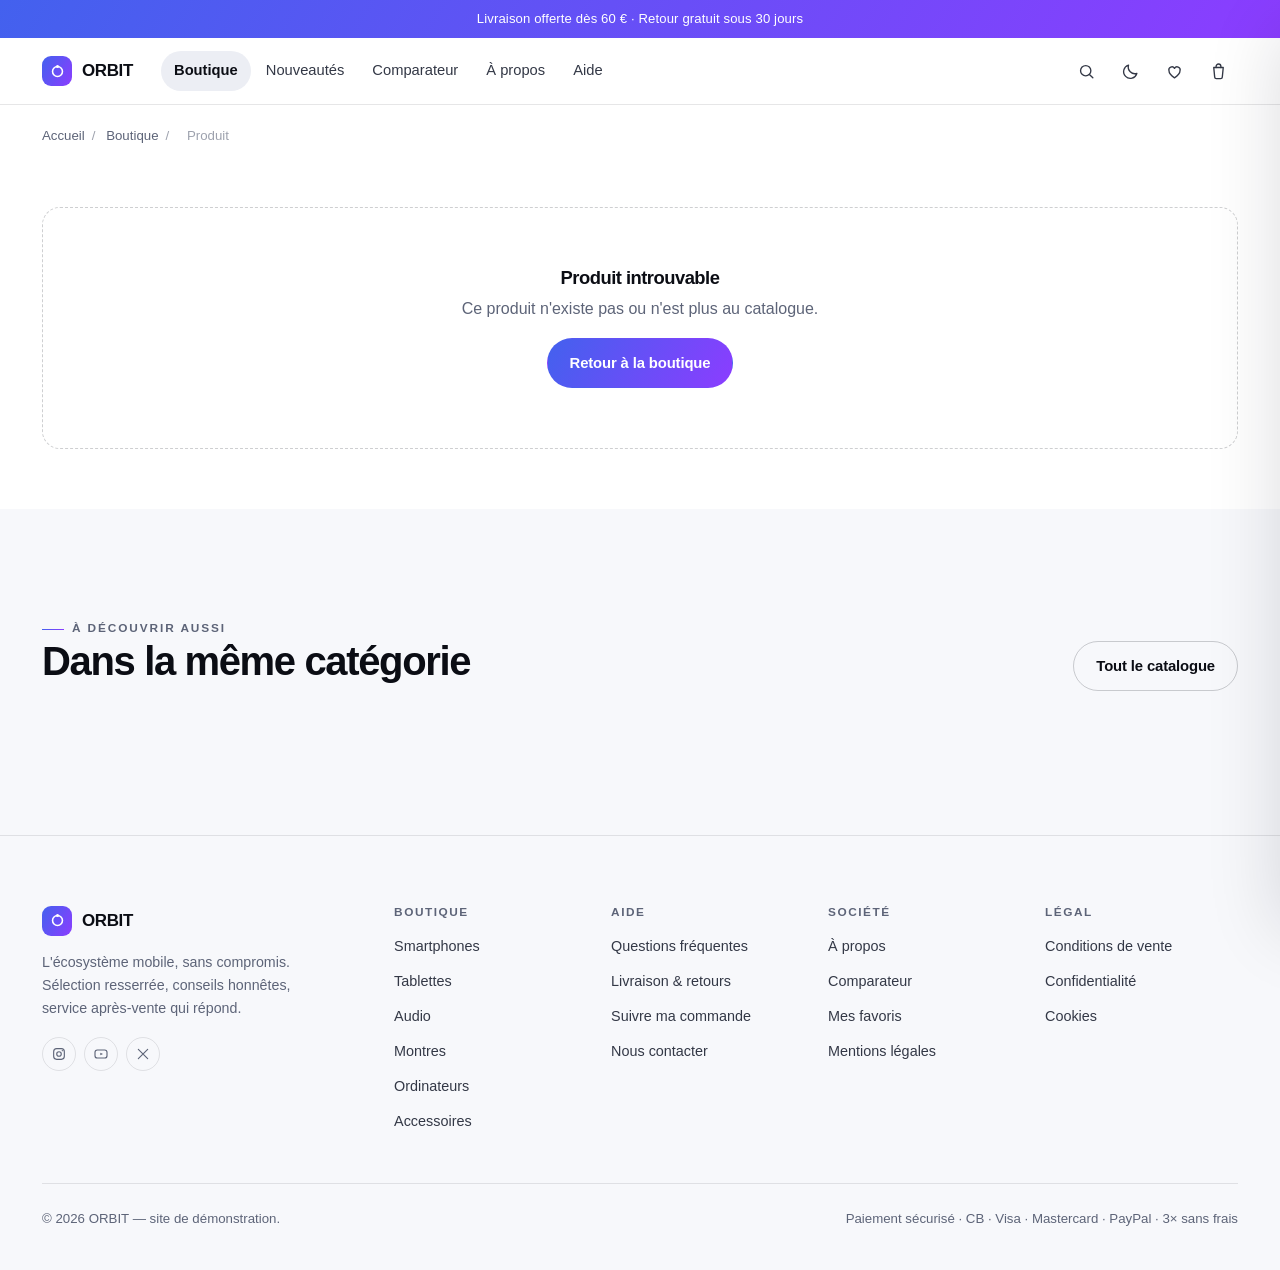
<file: produit.html>
<!DOCTYPE html>
<html lang="fr" data-theme="dark">
<head>
<meta charset="utf-8">
<meta name="viewport" content="width=device-width, initial-scale=1">
<title>Produit — ORBIT</title>
<meta name="description" content="Fiche produit détaillée : caractéristiques, coloris, avis clients et disponibilité.">
<link rel="icon" href="assets/img/favicon.svg" type="image/svg+xml">
<link rel="stylesheet" href="assets/css/style.css">
<script>
  /* Applique le thème avant le premier rendu, pour éviter que la page
     n'apparaisse une fraction de seconde dans la mauvaise couleur. */
  (function () {
    try {
      var t = JSON.parse(localStorage.getItem('orbit_theme'));
      if (t !== 'clair' && t !== 'sombre') {
        t = window.matchMedia('(prefers-color-scheme: light)').matches ? 'clair' : 'sombre';
      }
      document.documentElement.setAttribute('data-theme', t === 'clair' ? 'light' : 'dark');
    } catch (e) { /* stockage indisponible : on garde le thème par défaut */ }
  })();
</script>
</head>
<body class="page">
<a class="skip-link" href="#contenu">Aller au contenu</a>

<div class="annonce">
  <span>Livraison offerte dès 60 € · Retour gratuit sous 30 jours</span>
</div>

<header class="header">
  <div class="container header__inner">
    <a class="logo" href="index.html">
      <span class="logo__mark"><svg viewBox="0 0 24 24" fill="none" stroke="currentColor" stroke-width="2.2" stroke-linecap="round"><circle cx="12" cy="12" r="7"/><circle cx="12" cy="5" r="2.2" fill="currentColor" stroke="none"/></svg></span>
      ORBIT
    </a>

    <nav class="nav" id="nav" aria-label="Navigation principale"><a href="boutique.html" aria-current="page">Boutique</a><a href="boutique.html?tri=nouveaute">Nouveautés</a><a href="comparateur.html">Comparateur</a><a href="a-propos.html">À propos</a><a href="faq.html">Aide</a></nav>

    <div class="header__actions">
      <button class="icon-btn" type="button" data-ouvrir-recherche aria-label="Rechercher (Ctrl+K)">
        <svg viewBox="0 0 24 24" fill="none" stroke="currentColor" stroke-width="1.7" stroke-linecap="round"><circle cx="11" cy="11" r="6.5"/><path d="M16 16l4 4"/></svg>
      </button>
      <button class="icon-btn" type="button" data-bascule-theme aria-pressed="false" aria-label="Changer de thème">
        <svg viewBox="0 0 24 24" fill="none" stroke="currentColor" stroke-width="1.7" stroke-linecap="round" stroke-linejoin="round"><path d="M20 14.5A8.5 8.5 0 0 1 9.5 4a8.5 8.5 0 1 0 10.5 10.5Z"/></svg>
      </button>
      <a class="icon-btn" href="favoris.html" aria-label="Mes favoris">
        <svg viewBox="0 0 24 24" fill="none" stroke="currentColor" stroke-width="1.7" stroke-linecap="round" stroke-linejoin="round"><path d="M12 20s-7-4.5-7-9.2A3.8 3.8 0 0 1 12 8a3.8 3.8 0 0 1 7 2.8C19 15.5 12 20 12 20Z"/></svg>
        <span class="pastille" data-compteur-favoris hidden>0</span>
      </a>
      <button class="icon-btn" type="button" data-ouvrir-panier aria-label="Voir le panier">
        <svg viewBox="0 0 24 24" fill="none" stroke="currentColor" stroke-width="1.7" stroke-linecap="round" stroke-linejoin="round"><path d="M6 7h12l-1.2 12.1A2 2 0 0 1 14.8 21H9.2a2 2 0 0 1-2-1.9L6 7Z"/><path d="M9 7V5.5a3 3 0 0 1 6 0V7"/></svg>
        <span class="pastille" data-compteur-panier hidden>0</span>
      </button>
      <button class="icon-btn burger" id="burger" type="button"
              aria-label="Ouvrir le menu" aria-expanded="false" aria-controls="nav">
        <svg viewBox="0 0 24 24" fill="none" stroke="currentColor" stroke-width="1.7" stroke-linecap="round"><path d="M4 7h16M4 12h16M4 17h16"/></svg>
      </button>
    </div>
  </div>
</header>

<main id="contenu">
  <div class="container">
    <nav class="fil" aria-label="Fil d'Ariane">
      <a href="index.html">Accueil</a><span>/</span>
      <a href="boutique.html">Boutique</a><span>/</span>
      <span id="fil-produit">Produit</span>
    </nav>

    <div id="fiche-produit"></div>
    <div id="onglets-produit"></div>
  </div>

  <section class="section section--alt">
    <div class="container">
      <div class="section-head">
        <div>
          <p class="eyebrow">À découvrir aussi</p>
          <h2>Dans la même catégorie</h2>
        </div>
        <a class="btn btn--ghost" href="boutique.html">Tout le catalogue</a>
      </div>
      <div class="grille-produits" id="grille-lies"></div>
    </div>
  </section>
</main>

<footer class="footer">
  <div class="container">
    <div class="footer__grid">
      <div class="footer__marque">
        <a class="logo" href="index.html">
          <span class="logo__mark"><svg viewBox="0 0 24 24" fill="none" stroke="currentColor" stroke-width="2.2" stroke-linecap="round"><circle cx="12" cy="12" r="7"/><circle cx="12" cy="5" r="2.2" fill="currentColor" stroke="none"/></svg></span>
          ORBIT
        </a>
        <p>L'écosystème mobile, sans compromis. Sélection resserrée, conseils honnêtes, service après-vente qui répond.</p>
        <div class="reseaux">
          <a href="#" aria-label="Instagram"><svg viewBox="0 0 24 24" fill="none" stroke="currentColor" stroke-width="1.7"><rect x="4" y="4" width="16" height="16" rx="4.5"/><circle cx="12" cy="12" r="3.4"/><circle cx="17" cy="7" r="1" fill="currentColor" stroke="none"/></svg></a>
          <a href="#" aria-label="YouTube"><svg viewBox="0 0 24 24" fill="none" stroke="currentColor" stroke-width="1.7"><rect x="3" y="6" width="18" height="12" rx="3.5"/><path d="M11 10l4 2-4 2v-4Z" fill="currentColor" stroke="none"/></svg></a>
          <a href="#" aria-label="X"><svg viewBox="0 0 24 24" fill="none" stroke="currentColor" stroke-width="1.7" stroke-linecap="round"><path d="M5 5l14 14M19 5L5 19"/></svg></a>
        </div>
      </div>

      <div>
        <h4>Boutique</h4>
        <ul>
          <li><a href="boutique.html?categorie=smartphones">Smartphones</a></li>
          <li><a href="boutique.html?categorie=tablettes">Tablettes</a></li>
          <li><a href="boutique.html?categorie=audio">Audio</a></li>
          <li><a href="boutique.html?categorie=montres">Montres</a></li>
          <li><a href="boutique.html?categorie=ordinateurs">Ordinateurs</a></li>
          <li><a href="boutique.html?categorie=accessoires">Accessoires</a></li>
        </ul>
      </div>

      <div>
        <h4>Aide</h4>
        <ul>
          <li><a href="faq.html">Questions fréquentes</a></li>
          <li><a href="livraison-retours.html">Livraison &amp; retours</a></li>
          <li><a href="suivi.html">Suivre ma commande</a></li>
          <li><a href="contact.html">Nous contacter</a></li>
        </ul>
      </div>

      <div>
        <h4>Société</h4>
        <ul>
          <li><a href="a-propos.html">À propos</a></li>
          <li><a href="comparateur.html">Comparateur</a></li>
          <li><a href="favoris.html">Mes favoris</a></li>
          <li><a href="mentions-legales.html">Mentions légales</a></li>
        </ul>
      </div>

      <div>
        <h4>Légal</h4>
        <ul>
          <li><a href="mentions-legales.html#cgv">Conditions de vente</a></li>
          <li><a href="mentions-legales.html#confidentialite">Confidentialité</a></li>
          <li><a href="mentions-legales.html#cookies">Cookies</a></li>
        </ul>
      </div>
    </div>

    <div class="footer__bas">
      <p>© <span data-annee>2026</span> ORBIT — site de démonstration.</p>
      <p>Paiement sécurisé · CB · Visa · Mastercard · PayPal · 3× sans frais</p>
    </div>
  </div>
</footer>

<div class="voile" id="voile"></div>

<aside class="tiroir" id="tiroir-panier" aria-label="Panier">
  <div class="tiroir__head">
    <h2>Votre panier</h2>
    <button class="icon-btn" type="button" data-fermer-tiroir aria-label="Fermer le panier">
      <svg viewBox="0 0 24 24" fill="none" stroke="currentColor" stroke-width="1.7" stroke-linecap="round"><path d="M6 6l12 12M18 6L6 18"/></svg>
    </button>
  </div>
  <div class="tiroir__corps" id="tiroir-corps"></div>
  <div class="tiroir__pied" id="tiroir-pied"></div>
</aside>

<div class="recherche" id="recherche" role="dialog" aria-modal="true" aria-label="Recherche">
  <div class="recherche__boite">
    <div class="recherche__champ">
      <svg viewBox="0 0 24 24" fill="none" stroke="currentColor" stroke-width="1.7" stroke-linecap="round"><circle cx="11" cy="11" r="6.5"/><path d="M16 16l4 4"/></svg>
      <label class="sr-only" for="champ-recherche">Rechercher un produit</label>
      <input id="champ-recherche" type="search" placeholder="Rechercher un produit, une marque…" autocomplete="off">
      <span class="kbd">Échap</span>
    </div>
    <div class="recherche__resultats" id="resultats-recherche"></div>
  </div>
</div>

<div class="barre-comparateur" id="barre-comparateur" data-visible="false">
  <div class="barre-comparateur__vignettes"></div>
  <span data-compare-texte></span>
  <a class="btn btn--sm" href="comparateur.html">Comparer</a>
</div>
<div class="barre-achat" id="barre-achat" data-visible="false"></div>

<script src="assets/js/data.js"></script>
<script src="assets/js/app.js"></script>
</body>
</html>
</file>
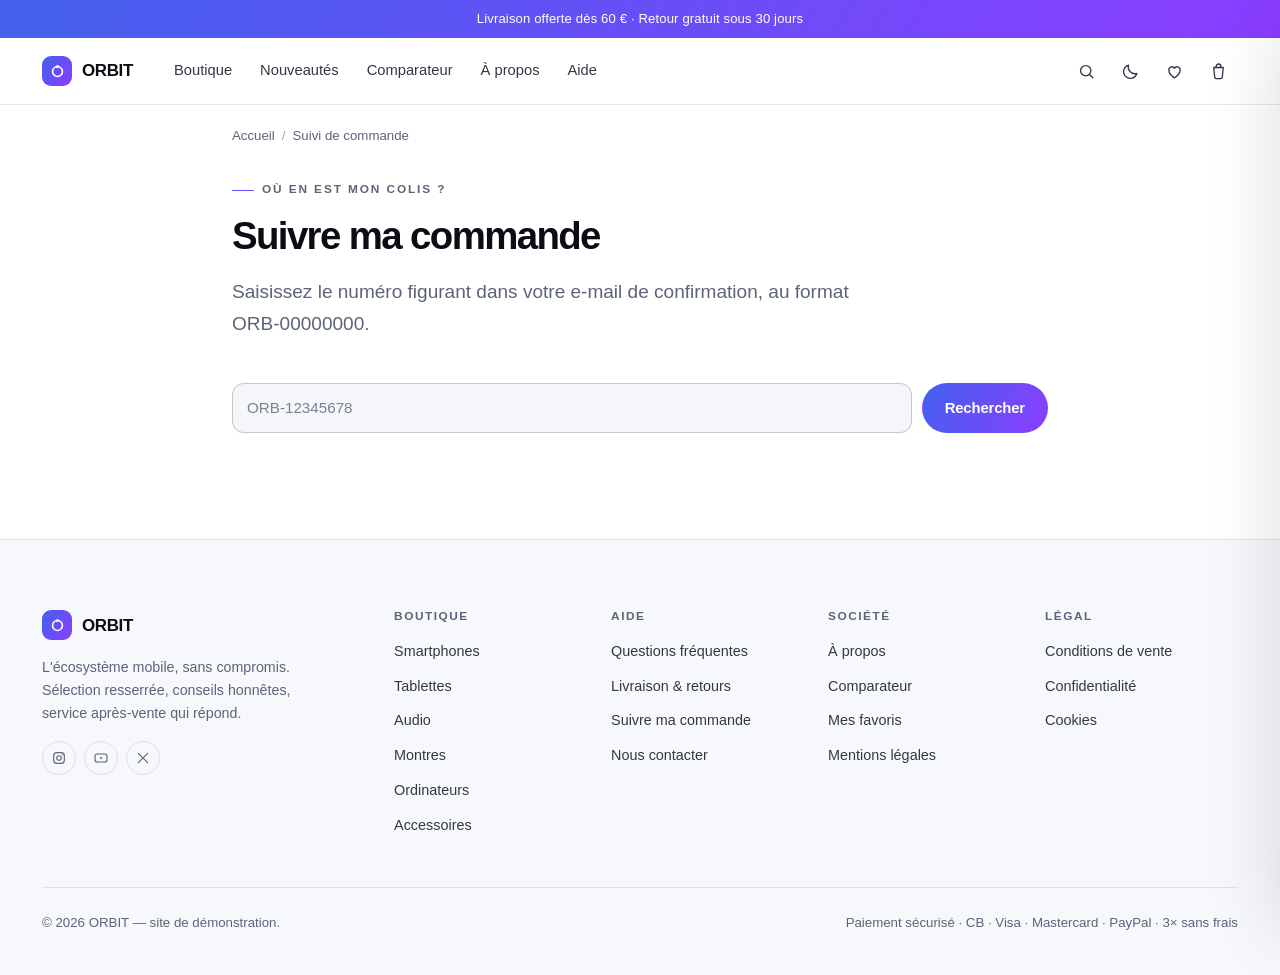
<file: suivi.html>
<!DOCTYPE html>
<html lang="fr" data-theme="dark">
<head>
<meta charset="utf-8">
<meta name="viewport" content="width=device-width, initial-scale=1">
<title>Suivre ma commande — ORBIT</title>
<meta name="description" content="Suivez l'acheminement de votre colis étape par étape.">
<link rel="icon" href="assets/img/favicon.svg" type="image/svg+xml">
<link rel="stylesheet" href="assets/css/style.css">
<script>
  /* Applique le thème avant le premier rendu, pour éviter que la page
     n'apparaisse une fraction de seconde dans la mauvaise couleur. */
  (function () {
    try {
      var t = JSON.parse(localStorage.getItem('orbit_theme'));
      if (t !== 'clair' && t !== 'sombre') {
        t = window.matchMedia('(prefers-color-scheme: light)').matches ? 'clair' : 'sombre';
      }
      document.documentElement.setAttribute('data-theme', t === 'clair' ? 'light' : 'dark');
    } catch (e) { /* stockage indisponible : on garde le thème par défaut */ }
  })();
</script>
</head>
<body class="page">
<a class="skip-link" href="#contenu">Aller au contenu</a>

<div class="annonce">
  <span>Livraison offerte dès 60 € · Retour gratuit sous 30 jours</span>
</div>

<header class="header">
  <div class="container header__inner">
    <a class="logo" href="index.html">
      <span class="logo__mark"><svg viewBox="0 0 24 24" fill="none" stroke="currentColor" stroke-width="2.2" stroke-linecap="round"><circle cx="12" cy="12" r="7"/><circle cx="12" cy="5" r="2.2" fill="currentColor" stroke="none"/></svg></span>
      ORBIT
    </a>

    <nav class="nav" id="nav" aria-label="Navigation principale"><a href="boutique.html">Boutique</a><a href="boutique.html?tri=nouveaute">Nouveautés</a><a href="comparateur.html">Comparateur</a><a href="a-propos.html">À propos</a><a href="faq.html">Aide</a></nav>

    <div class="header__actions">
      <button class="icon-btn" type="button" data-ouvrir-recherche aria-label="Rechercher (Ctrl+K)">
        <svg viewBox="0 0 24 24" fill="none" stroke="currentColor" stroke-width="1.7" stroke-linecap="round"><circle cx="11" cy="11" r="6.5"/><path d="M16 16l4 4"/></svg>
      </button>
      <button class="icon-btn" type="button" data-bascule-theme aria-pressed="false" aria-label="Changer de thème">
        <svg viewBox="0 0 24 24" fill="none" stroke="currentColor" stroke-width="1.7" stroke-linecap="round" stroke-linejoin="round"><path d="M20 14.5A8.5 8.5 0 0 1 9.5 4a8.5 8.5 0 1 0 10.5 10.5Z"/></svg>
      </button>
      <a class="icon-btn" href="favoris.html" aria-label="Mes favoris">
        <svg viewBox="0 0 24 24" fill="none" stroke="currentColor" stroke-width="1.7" stroke-linecap="round" stroke-linejoin="round"><path d="M12 20s-7-4.5-7-9.2A3.8 3.8 0 0 1 12 8a3.8 3.8 0 0 1 7 2.8C19 15.5 12 20 12 20Z"/></svg>
        <span class="pastille" data-compteur-favoris hidden>0</span>
      </a>
      <button class="icon-btn" type="button" data-ouvrir-panier aria-label="Voir le panier">
        <svg viewBox="0 0 24 24" fill="none" stroke="currentColor" stroke-width="1.7" stroke-linecap="round" stroke-linejoin="round"><path d="M6 7h12l-1.2 12.1A2 2 0 0 1 14.8 21H9.2a2 2 0 0 1-2-1.9L6 7Z"/><path d="M9 7V5.5a3 3 0 0 1 6 0V7"/></svg>
        <span class="pastille" data-compteur-panier hidden>0</span>
      </button>
      <button class="icon-btn burger" id="burger" type="button"
              aria-label="Ouvrir le menu" aria-expanded="false" aria-controls="nav">
        <svg viewBox="0 0 24 24" fill="none" stroke="currentColor" stroke-width="1.7" stroke-linecap="round"><path d="M4 7h16M4 12h16M4 17h16"/></svg>
      </button>
    </div>
  </div>
</header>

<main id="contenu">
  <div class="container container--narrow">
    <nav class="fil" aria-label="Fil d'Ariane"><a href="index.html">Accueil</a><span>/</span>Suivi de commande</nav>

    <div style="padding:26px 0 24px">
      <p class="eyebrow">Où en est mon colis ?</p>
      <h1 style="font-size:clamp(1.7rem,3.4vw,2.4rem)">Suivre ma commande</h1>
      <p class="lead">
        Saisissez le numéro figurant dans votre e-mail de confirmation, au format ORB-00000000.
      </p>
    </div>

    <form id="form-suivi" style="display:flex;gap:10px;flex-wrap:wrap;margin-bottom:36px">
      <label class="sr-only" for="numero-commande">Numéro de commande</label>
      <input class="input" id="numero-commande" placeholder="ORB-12345678" style="flex:1;min-width:220px" required>
      <button class="btn" type="submit">Rechercher</button>
    </form>

    <div id="zone-suivi" style="padding-bottom:70px"></div>
  </div>
</main>

<footer class="footer">
  <div class="container">
    <div class="footer__grid">
      <div class="footer__marque">
        <a class="logo" href="index.html">
          <span class="logo__mark"><svg viewBox="0 0 24 24" fill="none" stroke="currentColor" stroke-width="2.2" stroke-linecap="round"><circle cx="12" cy="12" r="7"/><circle cx="12" cy="5" r="2.2" fill="currentColor" stroke="none"/></svg></span>
          ORBIT
        </a>
        <p>L'écosystème mobile, sans compromis. Sélection resserrée, conseils honnêtes, service après-vente qui répond.</p>
        <div class="reseaux">
          <a href="#" aria-label="Instagram"><svg viewBox="0 0 24 24" fill="none" stroke="currentColor" stroke-width="1.7"><rect x="4" y="4" width="16" height="16" rx="4.5"/><circle cx="12" cy="12" r="3.4"/><circle cx="17" cy="7" r="1" fill="currentColor" stroke="none"/></svg></a>
          <a href="#" aria-label="YouTube"><svg viewBox="0 0 24 24" fill="none" stroke="currentColor" stroke-width="1.7"><rect x="3" y="6" width="18" height="12" rx="3.5"/><path d="M11 10l4 2-4 2v-4Z" fill="currentColor" stroke="none"/></svg></a>
          <a href="#" aria-label="X"><svg viewBox="0 0 24 24" fill="none" stroke="currentColor" stroke-width="1.7" stroke-linecap="round"><path d="M5 5l14 14M19 5L5 19"/></svg></a>
        </div>
      </div>

      <div>
        <h4>Boutique</h4>
        <ul>
          <li><a href="boutique.html?categorie=smartphones">Smartphones</a></li>
          <li><a href="boutique.html?categorie=tablettes">Tablettes</a></li>
          <li><a href="boutique.html?categorie=audio">Audio</a></li>
          <li><a href="boutique.html?categorie=montres">Montres</a></li>
          <li><a href="boutique.html?categorie=ordinateurs">Ordinateurs</a></li>
          <li><a href="boutique.html?categorie=accessoires">Accessoires</a></li>
        </ul>
      </div>

      <div>
        <h4>Aide</h4>
        <ul>
          <li><a href="faq.html">Questions fréquentes</a></li>
          <li><a href="livraison-retours.html">Livraison &amp; retours</a></li>
          <li><a href="suivi.html">Suivre ma commande</a></li>
          <li><a href="contact.html">Nous contacter</a></li>
        </ul>
      </div>

      <div>
        <h4>Société</h4>
        <ul>
          <li><a href="a-propos.html">À propos</a></li>
          <li><a href="comparateur.html">Comparateur</a></li>
          <li><a href="favoris.html">Mes favoris</a></li>
          <li><a href="mentions-legales.html">Mentions légales</a></li>
        </ul>
      </div>

      <div>
        <h4>Légal</h4>
        <ul>
          <li><a href="mentions-legales.html#cgv">Conditions de vente</a></li>
          <li><a href="mentions-legales.html#confidentialite">Confidentialité</a></li>
          <li><a href="mentions-legales.html#cookies">Cookies</a></li>
        </ul>
      </div>
    </div>

    <div class="footer__bas">
      <p>© <span data-annee>2026</span> ORBIT — site de démonstration.</p>
      <p>Paiement sécurisé · CB · Visa · Mastercard · PayPal · 3× sans frais</p>
    </div>
  </div>
</footer>

<div class="voile" id="voile"></div>

<aside class="tiroir" id="tiroir-panier" aria-label="Panier">
  <div class="tiroir__head">
    <h2>Votre panier</h2>
    <button class="icon-btn" type="button" data-fermer-tiroir aria-label="Fermer le panier">
      <svg viewBox="0 0 24 24" fill="none" stroke="currentColor" stroke-width="1.7" stroke-linecap="round"><path d="M6 6l12 12M18 6L6 18"/></svg>
    </button>
  </div>
  <div class="tiroir__corps" id="tiroir-corps"></div>
  <div class="tiroir__pied" id="tiroir-pied"></div>
</aside>

<div class="recherche" id="recherche" role="dialog" aria-modal="true" aria-label="Recherche">
  <div class="recherche__boite">
    <div class="recherche__champ">
      <svg viewBox="0 0 24 24" fill="none" stroke="currentColor" stroke-width="1.7" stroke-linecap="round"><circle cx="11" cy="11" r="6.5"/><path d="M16 16l4 4"/></svg>
      <label class="sr-only" for="champ-recherche">Rechercher un produit</label>
      <input id="champ-recherche" type="search" placeholder="Rechercher un produit, une marque…" autocomplete="off">
      <span class="kbd">Échap</span>
    </div>
    <div class="recherche__resultats" id="resultats-recherche"></div>
  </div>
</div>

<div class="barre-comparateur" id="barre-comparateur" data-visible="false">
  <div class="barre-comparateur__vignettes"></div>
  <span data-compare-texte></span>
  <a class="btn btn--sm" href="comparateur.html">Comparer</a>
</div>

<script src="assets/js/data.js"></script>
<script src="assets/js/app.js"></script>
</body>
</html>
</file>
<file: assets/css/style.css>
/* ==============================================================
   ORBIT — feuille de style
   --------------------------------------------------------------
    1. Jetons & thèmes        9. Page produit
    2. Base & typographie    10. Panier & tunnel de commande
    3. Boutons               11. Comparateur & favoris
    4. Formulaires           12. Contenus éditoriaux
    5. En-tête & navigation  13. Pied de page
    6. Tiroirs & surcouches  14. Composants transverses
    7. Accueil               15. Utilitaires & impression
    8. Boutique & filtres
   ============================================================== */

/* ---------- 1. Jetons & thèmes ---------- */
:root {
  color-scheme: dark;

  --bg: #08090d;
  --bg-alt: #0b0d13;
  --surface: #0f1117;
  --surface-2: #161923;
  --surface-3: #1d2130;
  --line: rgba(255, 255, 255, .09);
  --line-strong: rgba(255, 255, 255, .17);
  --text: #eef0f5;
  --text-soft: #c3c8d4;
  --muted: #8f95a5;
  --accent: #6d8cff;
  --accent-2: #b06cff;
  --accent-ink: #ffffff;
  --accent-soft: rgba(109, 140, 255, .14);
  --success: #34d399;
  --warning: #fbbf24;
  --danger: #f87171;
  --star: #fbbf24;

  --grad: linear-gradient(120deg, var(--accent), var(--accent-2));
  --grad-soft: linear-gradient(120deg, rgba(109, 140, 255, .18), rgba(176, 108, 255, .12));

  --r-xs: 8px;
  --r-sm: 12px;
  --r: 18px;
  --r-lg: 26px;
  --r-xl: 34px;

  --sh-sm: 0 1px 2px rgba(0, 0, 0, .35);
  --sh: 0 10px 30px rgba(0, 0, 0, .38);
  --sh-lg: 0 30px 70px rgba(0, 0, 0, .5);
  --ring: 0 0 0 3px rgba(109, 140, 255, .35);

  --container: 1240px;
  --header-h: 66px;
  --annonce-h: 38px;

  --font: -apple-system, BlinkMacSystemFont, "Segoe UI", Inter, Roboto, "Helvetica Neue", Arial, sans-serif;
  --mono: ui-monospace, SFMono-Regular, "SF Mono", Menlo, Consolas, monospace;

  --ease: cubic-bezier(.22, .61, .36, 1);
  --ease-out: cubic-bezier(.16, 1, .3, 1);
}

[data-theme="light"] {
  color-scheme: light;

  --bg: #ffffff;
  --bg-alt: #f7f8fb;
  --surface: #f5f6fa;
  --surface-2: #eceef4;
  --surface-3: #e3e6ee;
  --line: rgba(12, 15, 26, .10);
  --line-strong: rgba(12, 15, 26, .20);
  --text: #0b0d14;
  --text-soft: #333846;
  --muted: #5d6478;
  --accent: #4361ee;
  --accent-2: #8b3dff;
  --accent-soft: rgba(67, 97, 238, .10);
  --success: #059669;
  --warning: #b45309;
  --danger: #dc2626;
  --star: #f59e0b;

  --sh-sm: 0 1px 2px rgba(12, 15, 26, .06);
  --sh: 0 10px 30px rgba(12, 15, 26, .09);
  --sh-lg: 0 30px 70px rgba(12, 15, 26, .14);
}

/* ---------- 2. Base & typographie ---------- */
*, *::before, *::after { box-sizing: border-box; }

html {
  -webkit-text-size-adjust: 100%;
  scroll-behavior: smooth;
  scroll-padding-top: calc(var(--header-h) + 24px);
}

body {
  margin: 0;
  background: var(--bg);
  color: var(--text);
  font-family: var(--font);
  font-size: 16px;
  line-height: 1.62;
  -webkit-font-smoothing: antialiased;
  text-rendering: optimizeLegibility;
  overflow-x: hidden;
}
body.no-scroll { overflow: hidden; }

img, svg, video { max-width: 100%; display: block; }
a { color: inherit; text-decoration: none; }
button { font: inherit; color: inherit; }
hr { border: 0; border-top: 1px solid var(--line); margin: 32px 0; }

:focus-visible {
  outline: 2px solid var(--accent);
  outline-offset: 3px;
  border-radius: 6px;
}
::selection { background: var(--accent); color: #fff; }

h1, h2, h3, h4 {
  margin: 0 0 .5em;
  line-height: 1.12;
  font-weight: 620;
  letter-spacing: -.028em;
}
h1 { font-size: clamp(2.15rem, 5.4vw, 4rem); letter-spacing: -.042em; }
h2 { font-size: clamp(1.65rem, 3.5vw, 2.5rem); letter-spacing: -.034em; }
h3 { font-size: 1.15rem; }
h4 { font-size: 1rem; }
p { margin: 0 0 1em; }

.display {
  font-size: clamp(2.6rem, 7vw, 5rem);
  letter-spacing: -.05em;
  line-height: 1.02;
}

.lead {
  font-size: clamp(1.02rem, 1.5vw, 1.19rem);
  color: var(--muted);
  line-height: 1.68;
  max-width: 60ch;
}

.eyebrow {
  display: inline-flex;
  align-items: center;
  gap: 8px;
  font-size: .74rem;
  font-weight: 640;
  letter-spacing: .16em;
  text-transform: uppercase;
  color: var(--muted);
  margin-bottom: 14px;
}
.eyebrow::before {
  content: "";
  width: 22px;
  height: 1px;
  background: var(--grad);
}
.eyebrow--plain::before { display: none; }

.grad-text {
  background: var(--grad);
  -webkit-background-clip: text;
  background-clip: text;
  color: transparent;
}

.container {
  width: 100%;
  max-width: var(--container);
  margin-inline: auto;
  padding-inline: 22px;
}
.container--narrow { max-width: 860px; }

.section { padding: clamp(56px, 8vw, 104px) 0; }
.section--tight { padding: clamp(40px, 5vw, 64px) 0; }
.section--alt { background: var(--bg-alt); }
.section--line { border-top: 1px solid var(--line); }

.section-head {
  display: flex;
  align-items: flex-end;
  justify-content: space-between;
  gap: 26px;
  flex-wrap: wrap;
  margin-bottom: 42px;
}
.section-head h2 { margin-bottom: .18em; }
.section-head p { margin: 0; color: var(--muted); max-width: 52ch; }
.section-head--center {
  flex-direction: column;
  align-items: center;
  text-align: center;
}
.section-head--center p { margin-inline: auto; }

.skip-link {
  position: absolute;
  left: -9999px;
  top: 8px;
  z-index: 300;
  background: var(--text);
  color: var(--bg);
  padding: 10px 18px;
  border-radius: var(--r-xs);
  font-weight: 600;
}
.skip-link:focus { left: 16px; }

/* ---------- 3. Boutons ---------- */
.btn {
  --b-bg: var(--grad);
  --b-fg: var(--accent-ink);
  --b-bd: transparent;
  position: relative;
  display: inline-flex;
  align-items: center;
  justify-content: center;
  gap: 9px;
  padding: 12px 22px;
  border: 1px solid var(--b-bd);
  border-radius: 999px;
  background: var(--b-bg);
  color: var(--b-fg);
  font-size: .93rem;
  font-weight: 580;
  letter-spacing: -.01em;
  cursor: pointer;
  white-space: nowrap;
  transition: transform .2s var(--ease), box-shadow .2s var(--ease),
              background .2s var(--ease), border-color .2s var(--ease), opacity .2s var(--ease);
}
.btn:hover { transform: translateY(-2px); box-shadow: 0 12px 26px rgba(109, 140, 255, .28); }
.btn:active { transform: translateY(0); }
.btn svg { width: 17px; height: 17px; flex: none; }

.btn--ghost {
  --b-bg: transparent;
  --b-fg: var(--text);
  --b-bd: var(--line-strong);
}
.btn--ghost:hover { --b-bd: var(--text); box-shadow: none; }

.btn--solid {
  --b-bg: var(--text);
  --b-fg: var(--bg);
}
.btn--solid:hover { box-shadow: var(--sh); }

.btn--soft {
  --b-bg: var(--surface-2);
  --b-fg: var(--text);
  --b-bd: var(--line);
}
.btn--soft:hover { --b-bg: var(--surface-3); box-shadow: none; }

.btn--lg { padding: 15px 30px; font-size: 1rem; }
.btn--sm { padding: 8px 16px; font-size: .85rem; }
.btn--block { width: 100%; }
.btn[disabled], .btn[aria-disabled="true"] {
  opacity: .45;
  pointer-events: none;
}

.btn-row { display: flex; gap: 12px; flex-wrap: wrap; }
.section-head--center .btn-row, .text-center .btn-row { justify-content: center; }

.link-arrow {
  display: inline-flex;
  align-items: center;
  gap: 7px;
  font-weight: 560;
  font-size: .93rem;
  color: var(--accent);
}
.link-arrow::after { content: "→"; transition: transform .2s var(--ease); }
.link-arrow:hover::after { transform: translateX(4px); }

/* ---------- 4. Formulaires ---------- */
.field { margin-bottom: 16px; }
.field--half { display: grid; grid-template-columns: 1fr 1fr; gap: 14px; }
@media (max-width: 560px) { .field--half { grid-template-columns: 1fr; } }

label { display: block; font-size: .85rem; font-weight: 560; margin-bottom: 7px; }

.input, .select, .textarea {
  width: 100%;
  padding: 12px 14px;
  border: 1px solid var(--line-strong);
  border-radius: var(--r-sm);
  background: var(--surface);
  color: var(--text);
  font: inherit;
  font-size: .95rem;
  transition: border-color .16s var(--ease), box-shadow .16s var(--ease), background .16s var(--ease);
}
.input::placeholder, .textarea::placeholder { color: var(--muted); opacity: .8; }
.input:focus, .select:focus, .textarea:focus {
  outline: none;
  border-color: var(--accent);
  box-shadow: var(--ring);
}
.input[aria-invalid="true"], .select[aria-invalid="true"], .textarea[aria-invalid="true"] {
  border-color: var(--danger);
}
.textarea { resize: vertical; min-height: 140px; }

.select {
  appearance: none;
  padding-right: 40px;
  background-image: url("data:image/svg+xml,%3Csvg xmlns='http://www.w3.org/2000/svg' viewBox='0 0 12 12'%3E%3Cpath d='M2 4.5L6 8.5L10 4.5' stroke='%238f95a5' stroke-width='1.6' fill='none' stroke-linecap='round'/%3E%3C/svg%3E");
  background-repeat: no-repeat;
  background-position: right 14px center;
  background-size: 12px;
  cursor: pointer;
}

.field-error {
  display: block;
  margin-top: 6px;
  font-size: .8rem;
  color: var(--danger);
}
.form-note { font-size: .82rem; color: var(--muted); margin: 0; }

.check {
  display: flex;
  align-items: flex-start;
  gap: 10px;
  font-size: .9rem;
  cursor: pointer;
  margin-bottom: 10px;
}
.check input { margin-top: 4px; accent-color: var(--accent); width: 16px; height: 16px; flex: none; }
.check span { color: var(--text-soft); }

/* ---------- 5. En-tête & navigation ---------- */
.annonce {
  height: var(--annonce-h);
  display: flex;
  align-items: center;
  justify-content: center;
  gap: 10px;
  background: var(--grad);
  color: #fff;
  font-size: .82rem;
  font-weight: 520;
  letter-spacing: .01em;
  padding-inline: 16px;
  text-align: center;
}
.annonce a { text-decoration: underline; text-underline-offset: 3px; }

.header {
  position: sticky;
  top: 0;
  z-index: 120;
  background: color-mix(in srgb, var(--bg) 82%, transparent);
  backdrop-filter: saturate(180%) blur(16px);
  -webkit-backdrop-filter: saturate(180%) blur(16px);
  border-bottom: 1px solid var(--line);
}
.header__inner {
  height: var(--header-h);
  display: flex;
  align-items: center;
  gap: 20px;
}

.logo {
  display: inline-flex;
  align-items: center;
  gap: 10px;
  font-weight: 680;
  font-size: 1.06rem;
  letter-spacing: -.02em;
  flex: none;
}
.logo__mark {
  width: 30px;
  height: 30px;
  border-radius: 9px;
  background: var(--grad);
  display: grid;
  place-items: center;
  flex: none;
}
.logo__mark svg { width: 17px; height: 17px; color: #fff; }

.nav {
  display: flex;
  align-items: center;
  gap: 2px;
  margin-left: 8px;
}
.nav a {
  padding: 8px 13px;
  border-radius: 999px;
  font-size: .92rem;
  color: var(--text-soft);
  transition: color .16s var(--ease), background .16s var(--ease);
}
.nav a:hover { color: var(--text); background: var(--surface-2); }
.nav a[aria-current="page"] { color: var(--text); font-weight: 580; background: var(--surface-2); }

.header__actions {
  display: flex;
  align-items: center;
  gap: 4px;
  margin-left: auto;
}

.icon-btn {
  position: relative;
  display: inline-flex;
  align-items: center;
  justify-content: center;
  width: 40px;
  height: 40px;
  border: 1px solid transparent;
  border-radius: 999px;
  background: transparent;
  color: var(--text-soft);
  cursor: pointer;
  transition: background .16s var(--ease), color .16s var(--ease);
}
.icon-btn:hover { background: var(--surface-2); color: var(--text); }
.icon-btn svg { width: 19px; height: 19px; }

.pastille {
  position: absolute;
  top: 1px;
  right: 0;
  min-width: 17px;
  height: 17px;
  padding: 0 5px;
  display: grid;
  place-items: center;
  border-radius: 999px;
  background: var(--grad);
  color: #fff;
  font-size: .66rem;
  font-weight: 680;
  line-height: 1;
}
.pastille[hidden] { display: none; }

.burger { display: none; }

@media (max-width: 1000px) {
  .nav {
    position: fixed;
    inset: calc(var(--annonce-h) + var(--header-h)) 0 auto 0;
    flex-direction: column;
    align-items: stretch;
    gap: 2px;
    margin: 0;
    padding: 14px 22px 24px;
    background: var(--bg);
    border-bottom: 1px solid var(--line);
    box-shadow: var(--sh);
    transform: translateY(-10px);
    opacity: 0;
    pointer-events: none;
    transition: opacity .22s var(--ease), transform .22s var(--ease);
  }
  .nav[data-open="true"] { transform: none; opacity: 1; pointer-events: auto; }
  .nav a { padding: 12px 14px; font-size: 1rem; }
  .burger { display: inline-flex; }
}

/* ---------- 6. Tiroirs & surcouches ---------- */
.voile {
  position: fixed;
  inset: 0;
  z-index: 190;
  background: rgba(4, 5, 8, .62);
  backdrop-filter: blur(3px);
  opacity: 0;
  pointer-events: none;
  transition: opacity .28s var(--ease);
}
.voile[data-open="true"] { opacity: 1; pointer-events: auto; }

.tiroir {
  position: fixed;
  top: 0;
  right: 0;
  z-index: 200;
  width: min(420px, 100%);
  height: 100dvh;
  display: flex;
  flex-direction: column;
  background: var(--bg);
  border-left: 1px solid var(--line);
  box-shadow: var(--sh-lg);
  transform: translateX(100%);
  transition: transform .34s var(--ease-out);
}
.tiroir[data-open="true"] { transform: none; }

.tiroir__head {
  display: flex;
  align-items: center;
  justify-content: space-between;
  gap: 12px;
  padding: 18px 20px;
  border-bottom: 1px solid var(--line);
  flex: none;
}
.tiroir__head h2 { margin: 0; font-size: 1.05rem; }
.tiroir__corps { flex: 1; overflow-y: auto; padding: 6px 20px; }
.tiroir__pied {
  flex: none;
  padding: 18px 20px;
  border-top: 1px solid var(--line);
  background: var(--surface);
}

/* Recherche */
.recherche {
  position: fixed;
  inset: 0;
  z-index: 210;
  display: grid;
  place-items: start center;
  padding: clamp(20px, 9vh, 110px) 20px 20px;
  opacity: 0;
  pointer-events: none;
  transition: opacity .22s var(--ease);
}
.recherche[data-open="true"] { opacity: 1; pointer-events: auto; }
.recherche__boite {
  width: min(680px, 100%);
  background: var(--bg);
  border: 1px solid var(--line-strong);
  border-radius: var(--r-lg);
  box-shadow: var(--sh-lg);
  overflow: hidden;
  transform: translateY(-12px) scale(.985);
  transition: transform .26s var(--ease-out);
}
.recherche[data-open="true"] .recherche__boite { transform: none; }
.recherche__champ {
  display: flex;
  align-items: center;
  gap: 12px;
  padding: 16px 20px;
  border-bottom: 1px solid var(--line);
}
.recherche__champ svg { width: 20px; height: 20px; color: var(--muted); flex: none; }
.recherche__champ input {
  flex: 1;
  border: 0;
  background: none;
  color: var(--text);
  font: inherit;
  font-size: 1.05rem;
  outline: none;
}
.recherche__resultats { max-height: min(56vh, 460px); overflow-y: auto; padding: 8px; }
.resultat {
  display: flex;
  align-items: center;
  gap: 13px;
  padding: 10px 12px;
  border-radius: var(--r-sm);
  transition: background .14s var(--ease);
}
.resultat:hover, .resultat:focus-visible { background: var(--surface-2); }
.resultat img {
  width: 52px;
  height: 40px;
  object-fit: cover;
  border-radius: 8px;
  background: var(--surface-2);
  flex: none;
}
.resultat__nom { font-size: .94rem; font-weight: 550; }
.resultat__meta { font-size: .8rem; color: var(--muted); }
.resultat__prix { margin-left: auto; font-weight: 600; font-size: .92rem; }
.recherche__vide { padding: 30px 20px; text-align: center; color: var(--muted); font-size: .92rem; }
.kbd {
  font-family: var(--mono);
  font-size: .7rem;
  padding: 3px 6px;
  border: 1px solid var(--line-strong);
  border-radius: 5px;
  color: var(--muted);
}

/* Notifications */
.toasts {
  position: fixed;
  left: 50%;
  bottom: 24px;
  z-index: 250;
  transform: translateX(-50%);
  display: flex;
  flex-direction: column;
  gap: 9px;
  align-items: center;
  pointer-events: none;
  width: min(420px, calc(100% - 32px));
  transition: bottom .3s var(--ease);
}
/* Sans cette règle, les notifications se superposeraient à la barre de
   comparaison ou à la barre d'achat collante. */
body:has(.barre-comparateur[data-visible="true"]) .toasts,
body:has(.barre-achat[data-visible="true"]) .toasts { bottom: 92px; }
.toast {
  display: flex;
  align-items: center;
  gap: 10px;
  width: 100%;
  padding: 12px 18px;
  border-radius: 999px;
  background: var(--surface-3);
  border: 1px solid var(--line-strong);
  color: var(--text);
  font-size: .9rem;
  box-shadow: var(--sh-lg);
  opacity: 0;
  transform: translateY(14px);
  transition: opacity .26s var(--ease), transform .26s var(--ease);
}
.toast[data-show="true"] { opacity: 1; transform: none; }
.toast svg { width: 17px; height: 17px; flex: none; color: var(--success); }

/* ---------- 7. Accueil ---------- */
.hero {
  position: relative;
  padding: clamp(48px, 7vw, 90px) 0 clamp(52px, 7vw, 96px);
  overflow: hidden;
}
.hero::before {
  content: "";
  position: absolute;
  inset: -30% -10% auto -10%;
  height: 780px;
  background:
    radial-gradient(620px 420px at 74% 24%, rgba(109, 140, 255, .3), transparent 66%),
    radial-gradient(520px 380px at 22% 8%, rgba(176, 108, 255, .22), transparent 62%);
  pointer-events: none;
}
.hero > * { position: relative; }
.hero__grid {
  display: grid;
  grid-template-columns: 1.02fr .98fr;
  gap: clamp(28px, 4vw, 58px);
  align-items: center;
}
.hero h1 { margin-bottom: 20px; }
.hero .lead { margin-bottom: 30px; }

.hero__media {
  position: relative;
  display: grid;
  place-items: center;
}
.hero__media img { width: 100%; max-width: 560px; filter: drop-shadow(0 30px 60px rgba(0, 0, 0, .45)); }

.hero__puces {
  display: flex;
  gap: 8px;
  flex-wrap: wrap;
  margin-bottom: 22px;
}
.puce {
  display: inline-flex;
  align-items: center;
  gap: 7px;
  padding: 6px 13px;
  border: 1px solid var(--line);
  border-radius: 999px;
  background: var(--surface);
  font-size: .8rem;
  color: var(--text-soft);
}
.puce svg { width: 14px; height: 14px; color: var(--accent); }

.hero__stats {
  display: flex;
  gap: 34px;
  flex-wrap: wrap;
  margin-top: 34px;
  padding-top: 26px;
  border-top: 1px solid var(--line);
}
.hero__stats strong {
  display: block;
  font-size: 1.55rem;
  font-weight: 640;
  letter-spacing: -.03em;
}
.hero__stats span { font-size: .84rem; color: var(--muted); }

@media (max-width: 900px) {
  .hero__grid { grid-template-columns: 1fr; }
  .hero__media { order: -1; }
  .hero__media img { max-width: 380px; }
}

.bandeau-confiance {
  display: grid;
  grid-template-columns: repeat(auto-fit, minmax(190px, 1fr));
  gap: 18px;
  padding: 26px 0;
  border-block: 1px solid var(--line);
}
.confiance {
  display: flex;
  gap: 12px;
  align-items: flex-start;
}
.confiance svg { width: 21px; height: 21px; color: var(--accent); flex: none; margin-top: 3px; }
.confiance strong { display: block; font-size: .92rem; font-weight: 580; }
.confiance span { font-size: .82rem; color: var(--muted); }

.cat-grid {
  display: grid;
  grid-template-columns: repeat(auto-fit, minmax(166px, 1fr));
  gap: 16px;
}
.cat-card {
  position: relative;
  display: flex;
  flex-direction: column;
  justify-content: space-between;
  gap: 18px;
  min-height: 190px;
  padding: 20px;
  border: 1px solid var(--line);
  border-radius: var(--r);
  background: var(--surface);
  overflow: hidden;
  transition: transform .24s var(--ease), border-color .24s var(--ease);
}
.cat-card:hover { transform: translateY(-4px); border-color: var(--line-strong); }
.cat-card img {
  width: 104px;
  height: 78px;
  object-fit: contain;
  align-self: flex-end;
  border-radius: 10px;
  transition: transform .3s var(--ease);
}
.cat-card:hover img { transform: scale(1.07) rotate(-2deg); }
.cat-card strong { font-size: 1rem; font-weight: 600; }
.cat-card span { display: block; font-size: .8rem; color: var(--muted); }

.promo {
  position: relative;
  display: grid;
  grid-template-columns: 1.1fr .9fr;
  gap: 30px;
  align-items: center;
  padding: clamp(28px, 4vw, 50px);
  border: 1px solid var(--line);
  border-radius: var(--r-xl);
  background: var(--grad-soft), var(--surface);
  overflow: hidden;
}
.promo h2 { margin-bottom: 12px; }
.promo img { border-radius: var(--r); }
@media (max-width: 800px) { .promo { grid-template-columns: 1fr; } }

.compte-rebours {
  display: flex;
  gap: 10px;
  margin: 20px 0 24px;
}
.compte-rebours div {
  min-width: 62px;
  padding: 10px 8px;
  text-align: center;
  border: 1px solid var(--line);
  border-radius: var(--r-sm);
  background: var(--bg);
}
.compte-rebours strong {
  display: block;
  font-size: 1.35rem;
  font-weight: 640;
  font-variant-numeric: tabular-nums;
  letter-spacing: -.02em;
}
.compte-rebours span { font-size: .68rem; color: var(--muted); text-transform: uppercase; letter-spacing: .1em; }

.avis-grid {
  display: grid;
  grid-template-columns: repeat(auto-fit, minmax(270px, 1fr));
  gap: 20px;
}
.avis-card {
  padding: 24px;
  border: 1px solid var(--line);
  border-radius: var(--r);
  background: var(--surface);
}
.avis-card p { font-size: .95rem; color: var(--text-soft); }
.avis-card footer { font-size: .84rem; color: var(--muted); display: flex; align-items: center; gap: 9px; }
.avatar {
  width: 30px;
  height: 30px;
  border-radius: 999px;
  background: var(--grad);
  color: #fff;
  display: grid;
  place-items: center;
  font-size: .78rem;
  font-weight: 640;
  flex: none;
}

.faq { max-width: 780px; margin-inline: auto; }
.faq details { border-bottom: 1px solid var(--line); }
.faq summary {
  cursor: pointer;
  list-style: none;
  padding: 18px 44px 18px 0;
  font-weight: 560;
  position: relative;
}
.faq summary::-webkit-details-marker { display: none; }
.faq summary::after {
  content: "";
  position: absolute;
  right: 10px;
  top: 50%;
  width: 9px;
  height: 9px;
  border-right: 1.7px solid var(--muted);
  border-bottom: 1.7px solid var(--muted);
  transform: translateY(-70%) rotate(45deg);
  transition: transform .22s var(--ease);
}
.faq details[open] summary::after { transform: translateY(-25%) rotate(-135deg); }
.faq details > div, .faq details > p {
  color: var(--muted);
  font-size: .94rem;
  padding-bottom: 18px;
  max-width: 68ch;
  margin: 0;
}

.newsletter-band {
  padding: clamp(32px, 5vw, 58px);
  border-radius: var(--r-xl);
  border: 1px solid var(--line);
  background: var(--grad-soft), var(--surface);
  text-align: center;
}
.newsletter-form {
  display: flex;
  gap: 10px;
  max-width: 460px;
  margin: 24px auto 0;
  flex-wrap: wrap;
}
.newsletter-form .input { flex: 1; min-width: 210px; }

/* ---------- 8. Boutique & filtres ---------- */
.boutique {
  display: grid;
  grid-template-columns: 264px 1fr;
  gap: 36px;
  align-items: start;
}
@media (max-width: 940px) { .boutique { grid-template-columns: 1fr; } }

.facettes {
  position: sticky;
  top: calc(var(--header-h) + 20px);
  padding: 20px;
  border: 1px solid var(--line);
  border-radius: var(--r);
  background: var(--surface);
}
.facette { padding: 14px 0; border-bottom: 1px solid var(--line); }
.facette:last-of-type { border-bottom: 0; }
.facette > h3 {
  font-size: .78rem;
  letter-spacing: .13em;
  text-transform: uppercase;
  color: var(--muted);
  margin-bottom: 12px;
}
.facette__liste { display: flex; flex-direction: column; gap: 3px; }

.coche {
  display: flex;
  align-items: center;
  gap: 9px;
  padding: 5px 6px;
  border-radius: var(--r-xs);
  font-size: .89rem;
  cursor: pointer;
  transition: background .14s var(--ease);
}
.coche:hover { background: var(--surface-2); }
.coche input { accent-color: var(--accent); width: 15px; height: 15px; flex: none; }
.coche .compte { margin-left: auto; font-size: .78rem; color: var(--muted); }

.pastilles-couleur { display: flex; gap: 8px; flex-wrap: wrap; }
.pastille-couleur {
  width: 28px;
  height: 28px;
  border-radius: 999px;
  border: 2px solid var(--line-strong);
  cursor: pointer;
  padding: 0;
  transition: transform .16s var(--ease), border-color .16s var(--ease);
}
.pastille-couleur:hover { transform: scale(1.1); }
.pastille-couleur[aria-pressed="true"] {
  border-color: var(--accent);
  box-shadow: 0 0 0 3px var(--accent-soft);
}

.barre-outils {
  display: flex;
  align-items: center;
  gap: 12px;
  flex-wrap: wrap;
  margin-bottom: 22px;
}
.barre-outils .select { width: auto; }
.compteur-resultats { font-size: .89rem; color: var(--muted); }
.barre-outils__droite { margin-left: auto; display: flex; gap: 10px; align-items: center; flex-wrap: wrap; }

.jetons { display: flex; gap: 8px; flex-wrap: wrap; margin-bottom: 20px; }
.jeton {
  display: inline-flex;
  align-items: center;
  gap: 7px;
  padding: 5px 8px 5px 13px;
  border: 1px solid var(--line-strong);
  border-radius: 999px;
  background: var(--surface);
  font-size: .82rem;
  cursor: pointer;
}
.jeton:hover { border-color: var(--danger); color: var(--danger); }
.jeton span { font-size: 1rem; line-height: 1; opacity: .7; }

.bascule-vue { display: inline-flex; border: 1px solid var(--line-strong); border-radius: 999px; overflow: hidden; }
.bascule-vue button {
  width: 38px;
  height: 36px;
  border: 0;
  background: transparent;
  color: var(--muted);
  cursor: pointer;
  display: grid;
  place-items: center;
  transition: background .14s var(--ease), color .14s var(--ease);
}
.bascule-vue button svg { width: 16px; height: 16px; }
.bascule-vue button[aria-pressed="true"] { background: var(--surface-3); color: var(--text); }

.grille-produits {
  display: grid;
  grid-template-columns: repeat(auto-fill, minmax(238px, 1fr));
  gap: 26px 20px;
}
.grille-produits[data-vue="liste"] { grid-template-columns: 1fr; gap: 16px; }

/* Carte produit */
.produit {
  position: relative;
  display: flex;
  flex-direction: column;
  border: 1px solid var(--line);
  border-radius: var(--r);
  background: var(--surface);
  overflow: hidden;
  transition: transform .24s var(--ease), border-color .24s var(--ease), box-shadow .24s var(--ease);
}
.produit:hover {
  transform: translateY(-5px);
  border-color: var(--line-strong);
  box-shadow: var(--sh);
}
.produit__media {
  position: relative;
  display: block;
  aspect-ratio: 4 / 3;
  background: #eef0f4;
  overflow: hidden;
}
.produit__media img {
  width: 100%;
  height: 100%;
  object-fit: cover;
  transition: transform .45s var(--ease);
}
.produit:hover .produit__media img { transform: scale(1.05); }

.etiquettes {
  position: absolute;
  top: 11px;
  left: 11px;
  display: flex;
  flex-direction: column;
  gap: 6px;
  align-items: flex-start;
  z-index: 2;
}
.etiquette {
  padding: 4px 10px;
  border-radius: 999px;
  font-size: .69rem;
  font-weight: 660;
  letter-spacing: .03em;
  text-transform: uppercase;
  background: var(--text);
  color: var(--bg);
}
.etiquette--promo { background: var(--danger); color: #fff; }
.etiquette--neuf { background: var(--grad); color: #fff; }
.etiquette--rupture { background: #3d4250; color: #fff; }

.actions-flottantes {
  position: absolute;
  top: 11px;
  right: 11px;
  display: flex;
  flex-direction: column;
  gap: 7px;
  z-index: 2;
  opacity: 0;
  transform: translateX(6px);
  transition: opacity .22s var(--ease), transform .22s var(--ease);
}
.produit:hover .actions-flottantes,
.produit:focus-within .actions-flottantes { opacity: 1; transform: none; }
@media (hover: none) { .actions-flottantes { opacity: 1; transform: none; } }

.action-ronde {
  width: 34px;
  height: 34px;
  display: grid;
  place-items: center;
  border: 1px solid rgba(12, 15, 26, .1);
  border-radius: 999px;
  background: rgba(255, 255, 255, .94);
  color: #0b0d14;
  cursor: pointer;
  transition: background .16s var(--ease), color .16s var(--ease), transform .16s var(--ease);
}
.action-ronde:hover { transform: scale(1.08); }
.action-ronde svg { width: 16px; height: 16px; }
.action-ronde[aria-pressed="true"] { background: var(--danger); color: #fff; border-color: transparent; }
.action-ronde[data-comparer][aria-pressed="true"] { background: var(--accent); color: #fff; }

.produit__corps {
  display: flex;
  flex-direction: column;
  flex: 1;
  padding: 15px 16px 17px;
}
.produit__marque {
  font-size: .72rem;
  letter-spacing: .11em;
  text-transform: uppercase;
  color: var(--muted);
  margin-bottom: 5px;
}
.produit__nom {
  font-size: .99rem;
  font-weight: 580;
  letter-spacing: -.015em;
  margin: 0 0 7px;
  line-height: 1.32;
}
.note { display: flex; align-items: center; gap: 6px; font-size: .79rem; color: var(--muted); margin-bottom: 10px; }
.etoiles { color: var(--star); letter-spacing: 1px; font-size: .82rem; }

.produit__couleurs { display: flex; gap: 5px; margin-bottom: 12px; }
.pion {
  width: 15px;
  height: 15px;
  border-radius: 999px;
  border: 1px solid var(--line-strong);
}

.produit__pied {
  margin-top: auto;
  display: flex;
  align-items: center;
  justify-content: space-between;
  gap: 10px;
}
.prix { font-weight: 640; letter-spacing: -.025em; font-size: 1.04rem; }
.prix s { color: var(--muted); font-weight: 400; font-size: .82em; margin-right: 7px; }
.prix-eco { font-size: .76rem; color: var(--success); font-weight: 560; }

.stock { display: inline-flex; align-items: center; gap: 6px; font-size: .78rem; }
.stock::before { content: ""; width: 7px; height: 7px; border-radius: 999px; background: currentColor; }
.stock--ok { color: var(--success); }
.stock--bas { color: var(--warning); }
.stock--non { color: var(--muted); }

/* Vue liste */
.grille-produits[data-vue="liste"] .produit { flex-direction: row; }
.grille-produits[data-vue="liste"] .produit__media { width: 240px; flex: none; aspect-ratio: 4 / 3; }
.grille-produits[data-vue="liste"] .produit__corps { padding: 18px 22px; }
.grille-produits[data-vue="liste"] .produit__nom { font-size: 1.12rem; }
.grille-produits[data-vue="liste"] .produit__desc {
  display: block;
  font-size: .89rem;
  color: var(--muted);
  margin-bottom: 12px;
  max-width: 62ch;
}
.produit__desc { display: none; }
@media (max-width: 640px) {
  .grille-produits[data-vue="liste"] .produit { flex-direction: column; }
  .grille-produits[data-vue="liste"] .produit__media { width: 100%; }
}

.vide {
  grid-column: 1 / -1;
  padding: 60px 20px;
  text-align: center;
  border: 1px dashed var(--line-strong);
  border-radius: var(--r);
  color: var(--muted);
}
.vide h3 { color: var(--text); margin-bottom: 8px; }

.charger-plus { display: grid; place-items: center; margin-top: 40px; gap: 12px; }

/* Squelettes de chargement */
.squelette {
  border-radius: var(--r);
  background: linear-gradient(100deg, var(--surface) 30%, var(--surface-2) 50%, var(--surface) 70%);
  background-size: 220% 100%;
  animation: glisse 1.3s linear infinite;
}
@keyframes glisse { to { background-position: -220% 0; } }

/* ---------- 9. Page produit ---------- */
.fil { font-size: .83rem; color: var(--muted); padding: 20px 0 0; }
.fil a:hover { color: var(--text); text-decoration: underline; text-underline-offset: 3px; }
.fil span { margin: 0 7px; opacity: .6; }

.fiche {
  display: grid;
  grid-template-columns: 1.06fr .94fr;
  gap: clamp(28px, 4.5vw, 60px);
  align-items: start;
  padding: 26px 0 clamp(50px, 7vw, 84px);
}
@media (max-width: 900px) { .fiche { grid-template-columns: 1fr; } }

.galerie { position: sticky; top: calc(var(--header-h) + 20px); }
@media (max-width: 900px) { .galerie { position: static; } }
.galerie__principale {
  position: relative;
  aspect-ratio: 4 / 3;
  border: 1px solid var(--line);
  border-radius: var(--r-lg);
  overflow: hidden;
  background: #eef0f4;
}
.galerie__principale img { width: 100%; height: 100%; object-fit: cover; }
.galerie__vignettes { display: flex; gap: 10px; margin-top: 12px; flex-wrap: wrap; }
.galerie__vignettes button {
  width: 78px;
  aspect-ratio: 4 / 3;
  padding: 0;
  border: 1px solid var(--line);
  border-radius: var(--r-xs);
  overflow: hidden;
  background: #eef0f4;
  cursor: pointer;
  opacity: .6;
  transition: opacity .16s var(--ease), border-color .16s var(--ease);
}
.galerie__vignettes button:hover { opacity: 1; }
.galerie__vignettes button[aria-current="true"] { opacity: 1; border-color: var(--accent); }
.galerie__vignettes img { width: 100%; height: 100%; object-fit: cover; }

.fiche__info h1 { font-size: clamp(1.7rem, 3.4vw, 2.5rem); margin-bottom: 12px; }

.fiche__prix {
  display: flex;
  align-items: baseline;
  gap: 12px;
  flex-wrap: wrap;
  margin: 6px 0 6px;
}
.fiche__prix .montant { font-size: 2rem; font-weight: 650; letter-spacing: -.035em; }
.fiche__prix s { font-size: 1.05rem; color: var(--muted); }
.fiche__prix .remise {
  padding: 3px 9px;
  border-radius: 999px;
  background: rgba(248, 113, 113, .15);
  color: var(--danger);
  font-size: .8rem;
  font-weight: 620;
}
.paiement-3x { font-size: .85rem; color: var(--muted); margin-bottom: 22px; }

.option { margin-bottom: 20px; }
.option__titre {
  display: flex;
  justify-content: space-between;
  gap: 12px;
  font-size: .85rem;
  font-weight: 560;
  margin-bottom: 9px;
}
.option__titre span { color: var(--muted); font-weight: 400; }

.choix-couleurs { display: flex; gap: 10px; flex-wrap: wrap; }
.choix-couleur {
  width: 38px;
  height: 38px;
  border-radius: 999px;
  border: 2px solid var(--line-strong);
  cursor: pointer;
  padding: 0;
  transition: transform .16s var(--ease), border-color .16s var(--ease), box-shadow .16s var(--ease);
}
.choix-couleur:hover { transform: scale(1.08); }
.choix-couleur[aria-pressed="true"] {
  border-color: var(--accent);
  box-shadow: 0 0 0 3px var(--accent-soft);
}

.choix-capacites { display: flex; gap: 9px; flex-wrap: wrap; }
.choix-capacite {
  padding: 10px 16px;
  border: 1px solid var(--line-strong);
  border-radius: var(--r-sm);
  background: transparent;
  color: var(--text);
  font-size: .89rem;
  cursor: pointer;
  transition: border-color .16s var(--ease), background .16s var(--ease);
}
.choix-capacite:hover { border-color: var(--text); }
.choix-capacite[aria-pressed="true"] {
  border-color: var(--accent);
  background: var(--accent-soft);
  font-weight: 580;
}
.choix-capacite small { display: block; font-size: .74rem; color: var(--muted); }

.achat { display: flex; gap: 11px; flex-wrap: wrap; margin: 24px 0 16px; }

.quantite {
  display: inline-flex;
  align-items: center;
  border: 1px solid var(--line-strong);
  border-radius: 999px;
  overflow: hidden;
  height: 48px;
}
.quantite button {
  width: 40px;
  height: 100%;
  border: 0;
  background: transparent;
  color: var(--text);
  font-size: 1.05rem;
  cursor: pointer;
  transition: background .14s var(--ease);
}
.quantite button:hover { background: var(--surface-2); }
.quantite span { min-width: 30px; text-align: center; font-variant-numeric: tabular-nums; font-size: .95rem; }

.points-forts { list-style: none; padding: 0; margin: 22px 0; }
.points-forts li {
  position: relative;
  padding-left: 28px;
  margin-bottom: 9px;
  font-size: .93rem;
  color: var(--text-soft);
}
.points-forts li::before {
  content: "";
  position: absolute;
  left: 2px;
  top: .5em;
  width: 14px;
  height: 7px;
  border-left: 2px solid var(--success);
  border-bottom: 2px solid var(--success);
  transform: rotate(-45deg);
}

.services {
  display: grid;
  grid-template-columns: repeat(auto-fit, minmax(160px, 1fr));
  gap: 14px;
  margin-top: 24px;
  padding-top: 22px;
  border-top: 1px solid var(--line);
}
.service { display: flex; gap: 10px; font-size: .84rem; color: var(--muted); }
.service svg { width: 17px; height: 17px; color: var(--accent); flex: none; margin-top: 3px; }
.service strong { display: block; color: var(--text); font-weight: 560; font-size: .87rem; }

/* Onglets */
.onglets { border-bottom: 1px solid var(--line); display: flex; gap: 4px; overflow-x: auto; }
.onglets button {
  padding: 13px 18px;
  border: 0;
  border-bottom: 2px solid transparent;
  background: none;
  color: var(--muted);
  font-size: .93rem;
  font-weight: 540;
  cursor: pointer;
  white-space: nowrap;
  transition: color .16s var(--ease), border-color .16s var(--ease);
}
.onglets button:hover { color: var(--text); }
.onglets button[aria-selected="true"] { color: var(--text); border-bottom-color: var(--accent); }
.panneau { padding: 30px 0; }
.panneau[hidden] { display: none; }

.tableau-specs { width: 100%; border-collapse: collapse; font-size: .93rem; max-width: 720px; }
.tableau-specs th, .tableau-specs td {
  padding: 12px 0;
  text-align: left;
  border-bottom: 1px solid var(--line);
  vertical-align: top;
}
.tableau-specs th { font-weight: 540; color: var(--muted); width: 42%; }

/* Avis */
.avis-resume {
  display: grid;
  grid-template-columns: 200px 1fr;
  gap: 34px;
  align-items: center;
  margin-bottom: 34px;
  padding-bottom: 30px;
  border-bottom: 1px solid var(--line);
}
@media (max-width: 640px) { .avis-resume { grid-template-columns: 1fr; gap: 20px; } }
.avis-note { text-align: center; }
.avis-note strong { display: block; font-size: 3rem; font-weight: 650; letter-spacing: -.04em; line-height: 1; }
.avis-note span { font-size: .84rem; color: var(--muted); }
.barre-note { display: flex; align-items: center; gap: 12px; margin-bottom: 7px; font-size: .82rem; color: var(--muted); }
.barre-note .piste { flex: 1; height: 7px; border-radius: 999px; background: var(--surface-2); overflow: hidden; }
.barre-note .jauge { height: 100%; background: var(--star); border-radius: 999px; }

.avis { padding: 20px 0; border-bottom: 1px solid var(--line); }
.avis__tete { display: flex; align-items: center; gap: 12px; margin-bottom: 10px; }
.avis__tete strong { font-size: .93rem; font-weight: 580; }
.avis__tete time { font-size: .8rem; color: var(--muted); margin-left: auto; }
.avis__verifie {
  font-size: .72rem;
  color: var(--success);
  display: inline-flex;
  align-items: center;
  gap: 4px;
}

/* Barre d'achat collante (mobile) */
.barre-achat {
  position: fixed;
  left: 0;
  right: 0;
  bottom: 0;
  z-index: 110;
  display: none;
  align-items: center;
  gap: 12px;
  padding: 11px 16px calc(11px + env(safe-area-inset-bottom));
  background: color-mix(in srgb, var(--bg) 92%, transparent);
  backdrop-filter: blur(14px);
  border-top: 1px solid var(--line);
}
.barre-achat .prix { font-size: 1.05rem; }
.barre-achat .btn { margin-left: auto; }
@media (max-width: 700px) { .barre-achat[data-visible="true"] { display: flex; } }

/* ---------- 10. Panier & tunnel de commande ---------- */
.panier-layout {
  display: grid;
  grid-template-columns: 1fr 350px;
  gap: 38px;
  align-items: start;
  padding-bottom: clamp(50px, 7vw, 86px);
}
@media (max-width: 900px) { .panier-layout { grid-template-columns: 1fr; } }

.ligne {
  display: grid;
  grid-template-columns: 104px 1fr auto;
  gap: 18px;
  align-items: center;
  padding: 18px 0;
  border-bottom: 1px solid var(--line);
}
.ligne:first-child { border-top: 1px solid var(--line); }
.ligne__img {
  width: 104px;
  aspect-ratio: 4 / 3;
  border-radius: var(--r-sm);
  overflow: hidden;
  border: 1px solid var(--line);
  background: #eef0f4;
}
.ligne__img img { width: 100%; height: 100%; object-fit: cover; }
.ligne__nom { font-weight: 560; margin: 0 0 4px; }
.ligne__meta { font-size: .83rem; color: var(--muted); margin: 0; }
.ligne__fin { display: flex; align-items: center; gap: 18px; }
@media (max-width: 640px) {
  .ligne { grid-template-columns: 80px 1fr; }
  .ligne__img { width: 80px; }
  .ligne__fin { grid-column: 1 / -1; justify-content: space-between; }
}

.quantite--sm { height: 36px; }
.quantite--sm button { width: 32px; font-size: .95rem; }
.quantite--sm span { min-width: 26px; font-size: .88rem; }

.lien-supprimer {
  border: 0;
  background: none;
  padding: 0;
  font-size: .82rem;
  color: var(--muted);
  cursor: pointer;
  text-decoration: underline;
  text-underline-offset: 3px;
}
.lien-supprimer:hover { color: var(--danger); }

.recap {
  position: sticky;
  top: calc(var(--header-h) + 20px);
  padding: 24px;
  border: 1px solid var(--line);
  border-radius: var(--r);
  background: var(--surface);
}
@media (max-width: 900px) { .recap { position: static; } }
.recap h2 { font-size: 1.05rem; margin-bottom: 18px; }
.recap__ligne {
  display: flex;
  justify-content: space-between;
  gap: 12px;
  font-size: .92rem;
  color: var(--text-soft);
  margin-bottom: 10px;
}
.recap__ligne--eco { color: var(--success); }
.recap__total {
  display: flex;
  justify-content: space-between;
  align-items: baseline;
  font-size: 1.2rem;
  font-weight: 650;
  letter-spacing: -.025em;
  padding-top: 15px;
  margin-top: 8px;
  border-top: 1px solid var(--line-strong);
  color: var(--text);
}
.recap__total small { font-size: .74rem; color: var(--muted); font-weight: 400; }

.code-promo { display: flex; gap: 8px; margin: 18px 0; }
.code-promo .input { flex: 1; }

.jauge-livraison { margin: 16px 0 6px; }
.jauge-livraison .piste { height: 6px; border-radius: 999px; background: var(--surface-2); overflow: hidden; }
.jauge-livraison .jauge { height: 100%; background: var(--grad); border-radius: 999px; transition: width .5s var(--ease); }
.jauge-livraison p { font-size: .8rem; color: var(--muted); margin: 8px 0 0; }

.paiements { display: flex; gap: 7px; flex-wrap: wrap; margin-top: 16px; justify-content: center; }
.paiements span {
  padding: 4px 9px;
  border: 1px solid var(--line);
  border-radius: 6px;
  font-size: .68rem;
  color: var(--muted);
  letter-spacing: .04em;
}

/* Tunnel */
.etapes-tunnel {
  display: flex;
  align-items: center;
  gap: 8px;
  margin: 26px 0 34px;
  flex-wrap: wrap;
}
.etape-tunnel {
  display: flex;
  align-items: center;
  gap: 9px;
  font-size: .88rem;
  color: var(--muted);
}
.etape-tunnel__num {
  width: 26px;
  height: 26px;
  border-radius: 999px;
  border: 1px solid var(--line-strong);
  display: grid;
  place-items: center;
  font-size: .78rem;
  font-weight: 620;
  flex: none;
}
.etape-tunnel[aria-current="step"] { color: var(--text); font-weight: 560; }
.etape-tunnel[aria-current="step"] .etape-tunnel__num {
  background: var(--grad);
  border-color: transparent;
  color: #fff;
}
.etape-tunnel[data-fait="true"] .etape-tunnel__num {
  background: var(--success);
  border-color: transparent;
  color: #04120c;
}
.etapes-tunnel .trait { flex: 1; min-width: 20px; height: 1px; background: var(--line); }

.carte-choix {
  display: flex;
  align-items: flex-start;
  gap: 13px;
  padding: 15px 16px;
  border: 1px solid var(--line-strong);
  border-radius: var(--r-sm);
  cursor: pointer;
  margin-bottom: 10px;
  transition: border-color .16s var(--ease), background .16s var(--ease);
}
.carte-choix:hover { border-color: var(--text); }
.carte-choix input { margin-top: 3px; accent-color: var(--accent); width: 17px; height: 17px; flex: none; }
.carte-choix strong { display: block; font-size: .93rem; font-weight: 560; }
.carte-choix span { font-size: .83rem; color: var(--muted); }
.carte-choix .tarif { margin-left: auto; font-weight: 600; font-size: .92rem; white-space: nowrap; }
.carte-choix:has(input:checked) {
  border-color: var(--accent);
  background: var(--accent-soft);
}

.confirmation-hero { text-align: center; padding: clamp(40px, 7vw, 80px) 0 30px; }
.pastille-ok {
  width: 76px;
  height: 76px;
  margin: 0 auto 24px;
  border-radius: 999px;
  background: rgba(52, 211, 153, .15);
  display: grid;
  place-items: center;
  color: var(--success);
}
.pastille-ok svg { width: 36px; height: 36px; }

.suivi-etapes { list-style: none; padding: 0; margin: 0; }
.suivi-etape {
  position: relative;
  padding: 0 0 30px 38px;
  border-left: 2px solid var(--line);
}
.suivi-etape:last-child { border-left-color: transparent; padding-bottom: 0; }
.suivi-etape::before {
  content: "";
  position: absolute;
  left: -9px;
  top: 2px;
  width: 16px;
  height: 16px;
  border-radius: 999px;
  background: var(--surface-3);
  border: 2px solid var(--bg);
}
.suivi-etape[data-fait="true"] { border-left-color: var(--success); }
.suivi-etape[data-fait="true"]::before { background: var(--success); }
.suivi-etape[data-actuel="true"]::before { background: var(--accent); box-shadow: 0 0 0 4px var(--accent-soft); }
.suivi-etape strong { display: block; font-size: .96rem; font-weight: 580; }
.suivi-etape span { font-size: .84rem; color: var(--muted); }

/* ---------- 11. Comparateur & favoris ---------- */
.compare-wrap { overflow-x: auto; padding-bottom: 8px; }
.compare {
  width: 100%;
  border-collapse: collapse;
  min-width: 640px;
}
.compare th, .compare td {
  padding: 14px 16px;
  border-bottom: 1px solid var(--line);
  text-align: left;
  vertical-align: top;
  font-size: .9rem;
}
.compare thead th {
  vertical-align: bottom;
  border-bottom: 1px solid var(--line-strong);
  width: 260px;
}
.compare tbody th {
  font-weight: 540;
  color: var(--muted);
  width: 190px;
  position: sticky;
  left: 0;
  background: var(--bg);
}
.compare__carte img {
  width: 100%;
  aspect-ratio: 4 / 3;
  object-fit: cover;
  border-radius: var(--r-sm);
  background: #eef0f4;
  margin-bottom: 12px;
}
.compare__carte strong { display: block; font-size: .97rem; margin-bottom: 4px; }
.compare .mieux { color: var(--success); font-weight: 580; }

.barre-comparateur {
  position: fixed;
  left: 50%;
  bottom: 20px;
  z-index: 115;
  transform: translate(-50%, 130%);
  display: flex;
  align-items: center;
  gap: 14px;
  padding: 12px 16px;
  border: 1px solid var(--line-strong);
  border-radius: 999px;
  background: var(--surface-3);
  box-shadow: var(--sh-lg);
  transition: transform .32s var(--ease-out), visibility .32s;
  max-width: calc(100% - 32px);
  visibility: hidden;
}
.barre-comparateur[data-visible="true"] { transform: translate(-50%, 0); visibility: visible; }
.barre-comparateur img {
  width: 40px;
  height: 32px;
  object-fit: cover;
  border-radius: 7px;
  background: #eef0f4;
}
.barre-comparateur__vignettes { display: flex; gap: 7px; }
.barre-comparateur span { font-size: .86rem; color: var(--muted); }

/* ---------- 12. Contenus éditoriaux ---------- */
.prose { max-width: 70ch; }
.prose h2 { margin-top: 1.9em; font-size: 1.45rem; }
.prose h3 { margin-top: 1.5em; font-size: 1.08rem; }
.prose ul, .prose ol { padding-left: 20px; color: var(--text-soft); }
.prose li { margin-bottom: 8px; }
.prose a { color: var(--accent); text-decoration: underline; text-underline-offset: 3px; }
.prose table { width: 100%; border-collapse: collapse; margin: 20px 0; font-size: .92rem; }
.prose th, .prose td { padding: 10px 12px; border: 1px solid var(--line); text-align: left; }
.prose th { background: var(--surface); font-weight: 560; }

.split {
  display: grid;
  grid-template-columns: 1fr 1fr;
  gap: clamp(28px, 5vw, 58px);
  align-items: center;
}
.split img { border-radius: var(--r-lg); }
@media (max-width: 860px) { .split { grid-template-columns: 1fr; } }

.chiffres {
  display: grid;
  grid-template-columns: repeat(auto-fit, minmax(160px, 1fr));
  gap: 26px;
  text-align: center;
}
.chiffres strong {
  display: block;
  font-size: clamp(2rem, 4vw, 2.8rem);
  font-weight: 650;
  letter-spacing: -.04em;
  line-height: 1.1;
}
.chiffres span { font-size: .86rem; color: var(--muted); }

.equipe {
  display: grid;
  grid-template-columns: repeat(auto-fit, minmax(180px, 1fr));
  gap: 22px;
}
.membre { text-align: center; }
.membre .avatar { width: 76px; height: 76px; font-size: 1.4rem; margin: 0 auto 14px; }
.membre strong { display: block; font-size: .96rem; }
.membre span { font-size: .84rem; color: var(--muted); }

.cartes-info {
  display: grid;
  grid-template-columns: repeat(auto-fit, minmax(220px, 1fr));
  gap: 18px;
}
.carte-info {
  padding: 22px;
  border: 1px solid var(--line);
  border-radius: var(--r);
  background: var(--surface);
}
.carte-info svg { width: 20px; height: 20px; color: var(--accent); margin-bottom: 12px; }
.carte-info h3 { font-size: .98rem; margin-bottom: 6px; }
.carte-info p { font-size: .88rem; color: var(--muted); margin: 0; }

.alerte {
  padding: 13px 16px;
  border-radius: var(--r-sm);
  font-size: .9rem;
  margin-bottom: 18px;
  border: 1px solid transparent;
}
.alerte--ok { background: rgba(52, 211, 153, .12); color: var(--success); border-color: rgba(52, 211, 153, .3); }
.alerte--err { background: rgba(248, 113, 113, .12); color: var(--danger); border-color: rgba(248, 113, 113, .3); }
.alerte--info { background: var(--accent-soft); color: var(--accent); border-color: rgba(109, 140, 255, .3); }

/* ---------- 13. Pied de page ---------- */
.footer {
  border-top: 1px solid var(--line);
  background: var(--bg-alt);
  padding: clamp(44px, 6vw, 70px) 0 28px;
  margin-top: auto;
}
.footer__grid {
  display: grid;
  grid-template-columns: 1.7fr repeat(4, 1fr);
  gap: 32px 24px;
  margin-bottom: 40px;
}
@media (max-width: 900px) {
  .footer__grid { grid-template-columns: repeat(2, 1fr); }
  .footer__marque { grid-column: 1 / -1; }
}
.footer__marque p { font-size: .89rem; color: var(--muted); max-width: 34ch; margin: 14px 0 16px; }
.footer h4 {
  font-size: .74rem;
  letter-spacing: .13em;
  text-transform: uppercase;
  color: var(--muted);
  margin-bottom: 14px;
}
.footer ul { list-style: none; padding: 0; margin: 0; }
.footer li { margin-bottom: 9px; }
.footer li a { font-size: .9rem; color: var(--text-soft); }
.footer li a:hover { color: var(--text); }
.footer__bas {
  display: flex;
  justify-content: space-between;
  gap: 16px;
  flex-wrap: wrap;
  padding-top: 24px;
  border-top: 1px solid var(--line);
  font-size: .83rem;
  color: var(--muted);
}
.reseaux { display: flex; gap: 8px; }
.reseaux a {
  width: 34px;
  height: 34px;
  display: grid;
  place-items: center;
  border: 1px solid var(--line);
  border-radius: 999px;
  color: var(--muted);
  transition: color .16s var(--ease), border-color .16s var(--ease);
}
.reseaux a:hover { color: var(--text); border-color: var(--line-strong); }
.reseaux svg { width: 16px; height: 16px; }

/* ---------- 14. Composants transverses ---------- */
.reveal {
  opacity: 0;
  transform: translateY(16px);
  transition: opacity .65s var(--ease-out), transform .65s var(--ease-out);
}
.js .reveal.is-visible, html:not(.js) .reveal { opacity: 1; transform: none; }
html:not(.js) .reveal { opacity: 1; transform: none; }

.carrousel {
  display: flex;
  gap: 20px;
  overflow-x: auto;
  scroll-snap-type: x mandatory;
  padding-bottom: 10px;
  scrollbar-width: thin;
}
.carrousel > * { flex: 0 0 clamp(230px, 30vw, 280px); scroll-snap-align: start; }

::-webkit-scrollbar { width: 10px; height: 10px; }
::-webkit-scrollbar-track { background: transparent; }
::-webkit-scrollbar-thumb { background: var(--surface-3); border-radius: 999px; border: 3px solid var(--bg); }
::-webkit-scrollbar-thumb:hover { background: var(--line-strong); }

/* ---------- 15. Utilitaires & impression ---------- */
.sr-only {
  position: absolute;
  width: 1px; height: 1px;
  padding: 0; margin: -1px;
  overflow: hidden;
  clip: rect(0 0 0 0);
  white-space: nowrap;
  border: 0;
}
.text-center { text-align: center; }
.mt-0 { margin-top: 0; }
.mb-0 { margin-bottom: 0; }
.page { min-height: 100dvh; display: flex; flex-direction: column; }
main { flex: 1; }

@media (prefers-reduced-motion: reduce) {
  html { scroll-behavior: auto; }
  *, *::before, *::after {
    animation-duration: .001ms !important;
    animation-iteration-count: 1 !important;
    transition-duration: .001ms !important;
  }
  .js .reveal { opacity: 1; transform: none; }
}

@media print {
  .header, .footer, .annonce, .tiroir, .voile, .toasts,
  .barre-achat, .barre-comparateur, .btn { display: none !important; }
  body { background: #fff; color: #000; }
}
</file>
